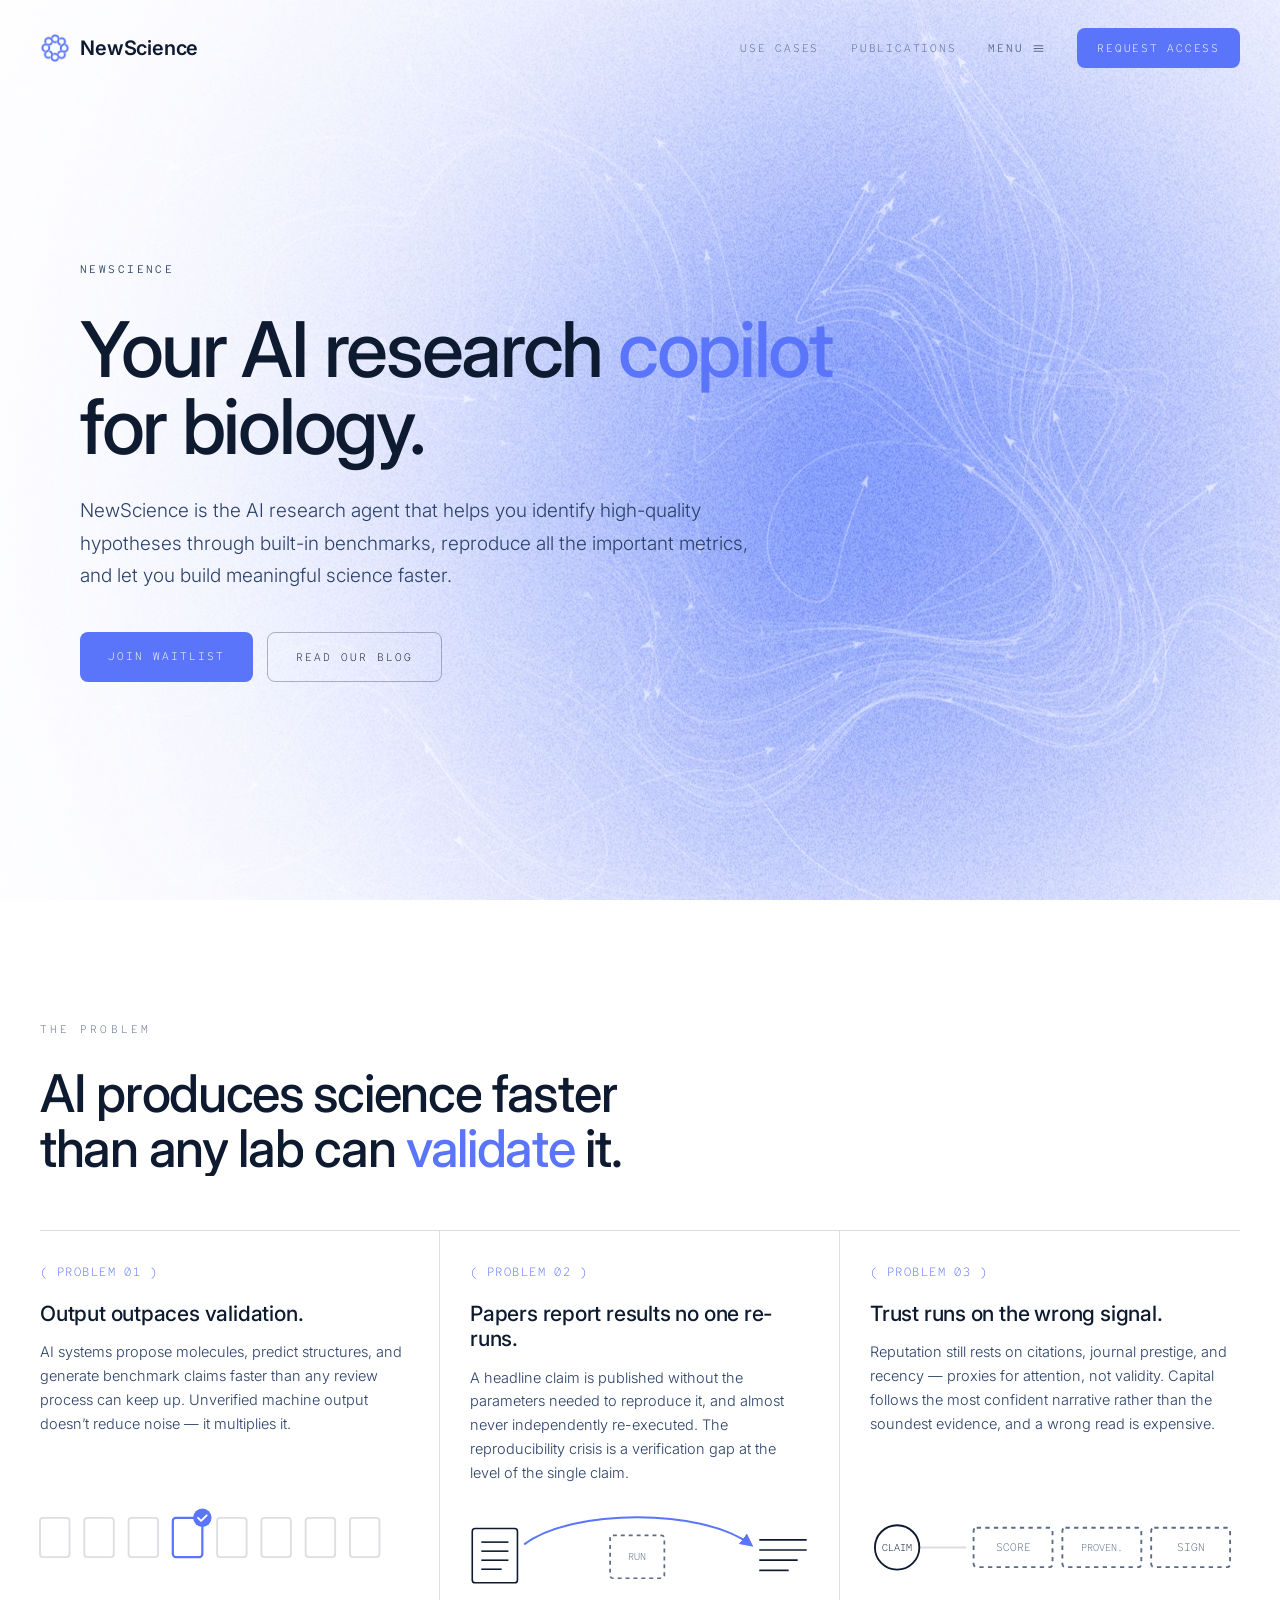
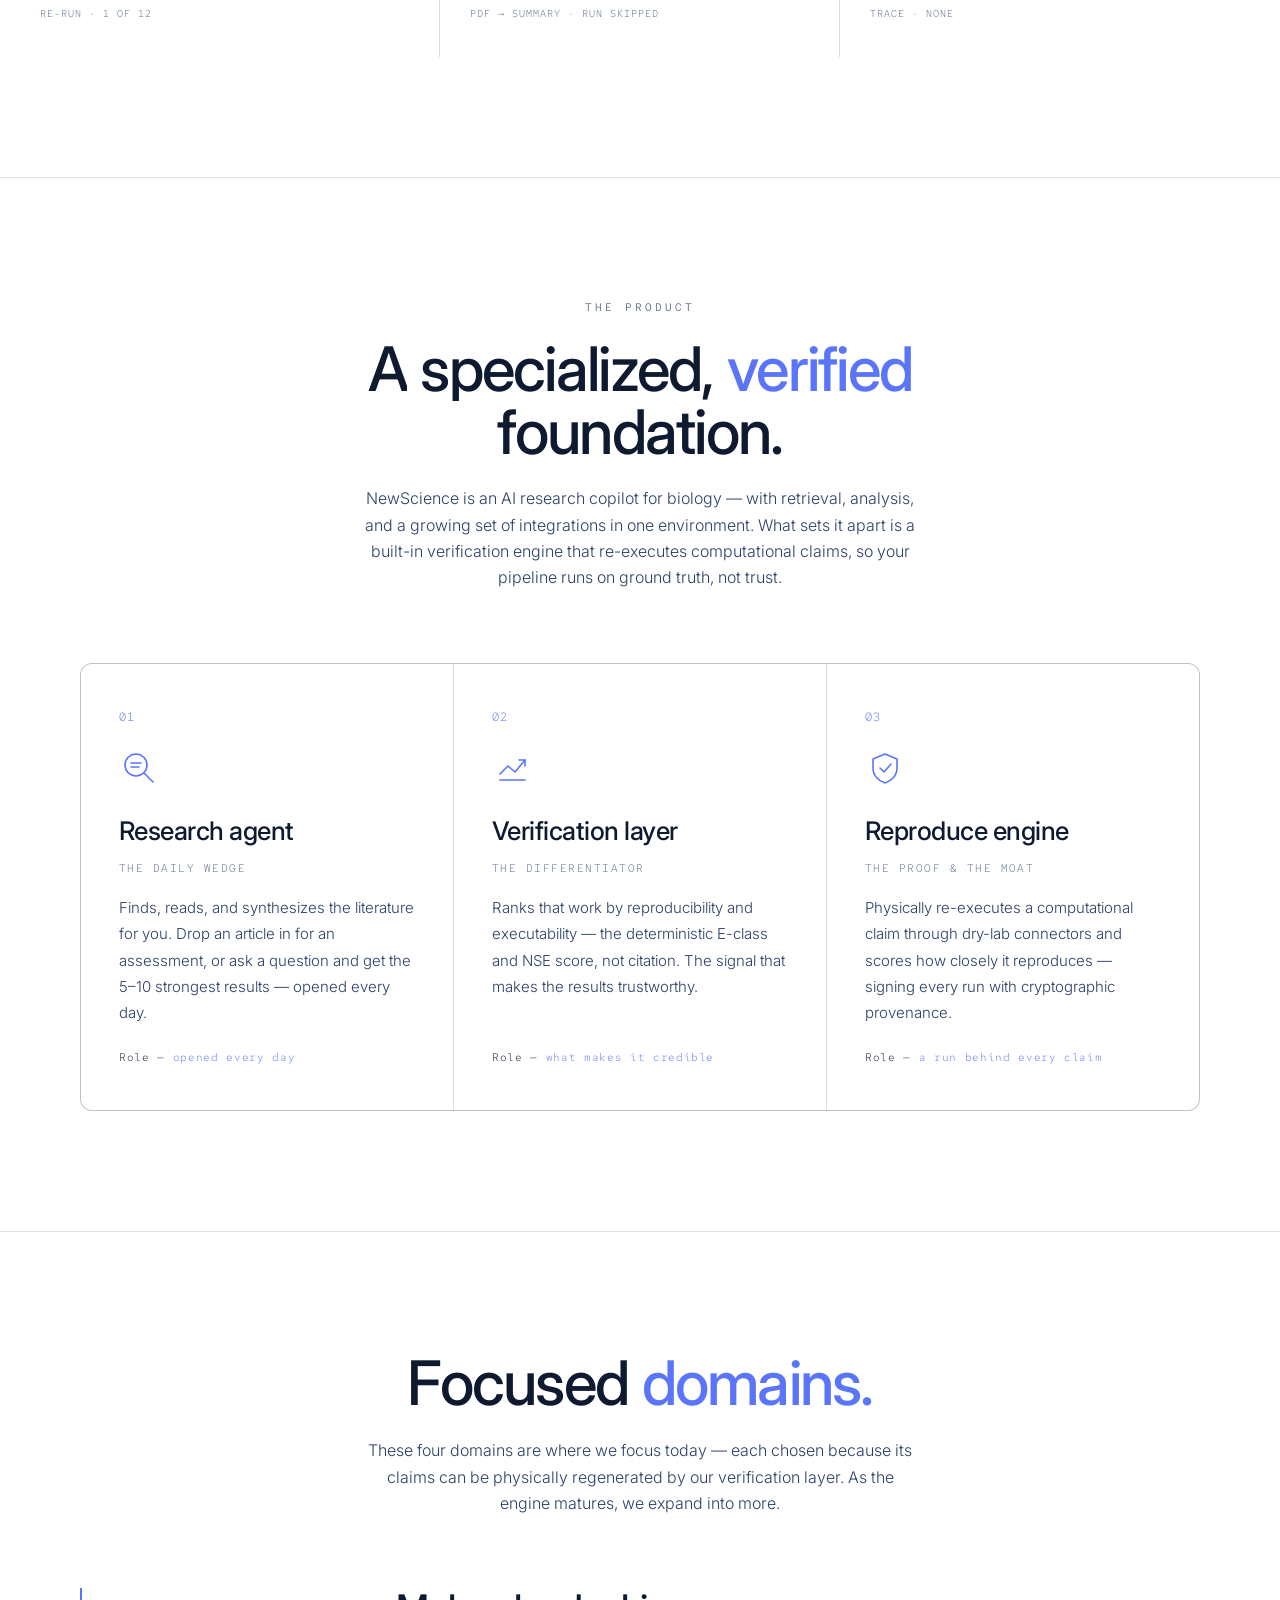
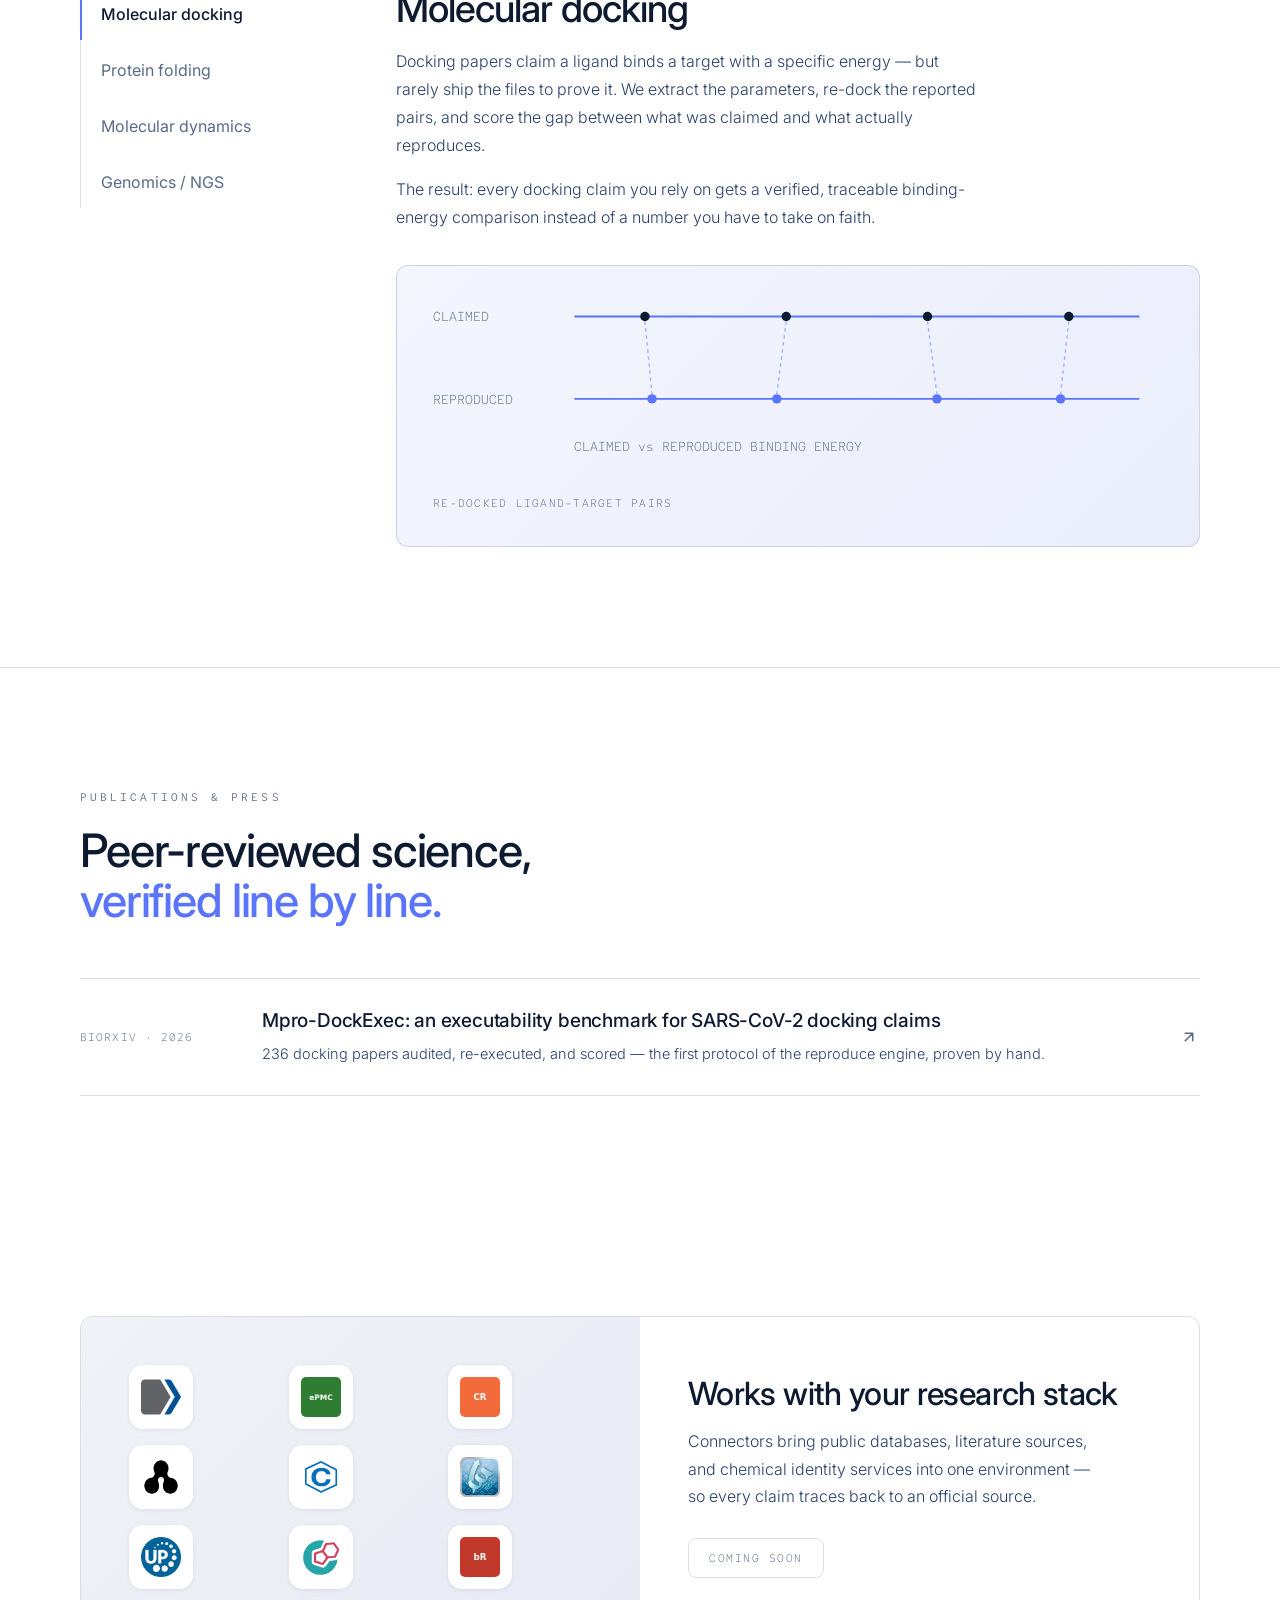
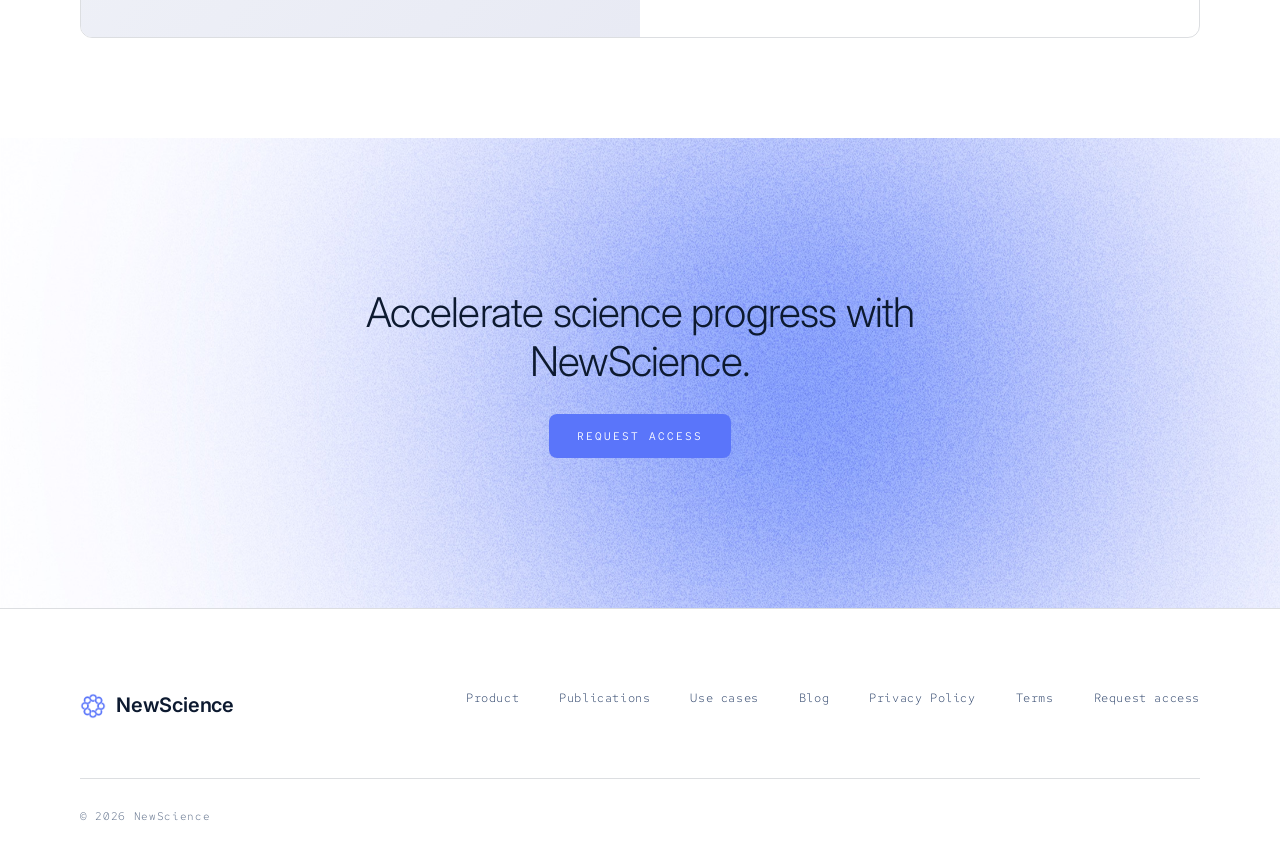
<file: index.html>
<!DOCTYPE html>
<html lang="en">
<head>
<meta charset="UTF-8" />
<meta name="viewport" content="width=device-width, initial-scale=1.0" />
<title>NewScience — The AI research agent for biology, on a foundation of verified science</title>
<meta name="description" content="NewScience is the AI research agent that finds the strongest work, ranks it by whether it can be reproduced, and re-executes the computational claims inside papers to prove it." />
<link rel="preconnect" href="https://fonts.googleapis.com" />
<link rel="preconnect" href="https://fonts.gstatic.com" crossorigin />
<link href="https://fonts.googleapis.com/css2?family=Inter:wght@300;400;500;600&family=Red+Hat+Mono:wght@400;500&display=swap" rel="stylesheet" />
<link rel="stylesheet" href="shared.css" />
<style>
  /* Homepage-only design tokens */
  :root {
    --surface-inv: #0d1a30;
    --line-soft:   rgba(13,26,48,0.08);
  }

  footer { margin-top: 0; }

  /* Ghost button */
  .btn-ghost {
    font-family: var(--mono); font-size: 11px; letter-spacing: 0.18em; text-transform: uppercase;
    background: transparent; color: #0d1a30; text-decoration: none; padding: 15px 28px;
    border-radius: var(--radius-sm); border: 1px solid rgba(13,26,48,0.3); transition: background 0.2s; display: inline-block;
  }
  .btn-ghost:hover { background: rgba(13,26,48,0.05); }
  .btn-primary:focus-visible, .btn-ghost:focus-visible { outline: 2px solid var(--cobalt); outline-offset: 3px; }

  /* HERO */
  .hero { position: relative; min-height: 100vh; display: flex; align-items: center; overflow: hidden; padding-top: 80px; }
  .hero-bg { position: absolute; inset: 0; z-index: 0; overflow: hidden; background: #eef1fe; pointer-events: none; }
  .hero-bg img { position: absolute; inset: 0; width: 100%; height: 100%; object-fit: cover; display: block; }
  .hero-bg-line { opacity: 0.6; mix-blend-mode: screen; }
  .hero-bg::after { content: ''; position: absolute; inset: 0; pointer-events: none;
    background: linear-gradient(100deg, rgba(255,255,255,0.62) 0%, rgba(255,255,255,0.34) 34%, rgba(255,255,255,0) 62%); }
  .ns-bg { position:absolute; inset:0; z-index:0; pointer-events:none; overflow:hidden;
    background:linear-gradient(115deg,#ecedf6 0%,#e4e6f3 45%,#dde1f2 100%); }
  .ns-bg .ns-scene{position:absolute;inset:0;opacity:0;animation:ns-cycle 24s ease-in-out infinite}
  .ns-bg .ns-s1{animation-delay:0s}
  .ns-bg .ns-s2{animation-delay:6s}
  .ns-bg .ns-s3{animation-delay:12s}
  .ns-bg .ns-s4{animation-delay:18s}
  @keyframes ns-cycle{0%{opacity:0}4%{opacity:1}21%{opacity:1}25%{opacity:0}100%{opacity:0}}
  .ns-bg .ns-scene > i{position:absolute;border-radius:50%;filter:blur(50px);will-change:transform;display:block}
  .ns-bg .ns-b1{background:radial-gradient(circle, rgba(90,117,250,.92), transparent 70%)}
  .ns-bg .ns-b2{background:radial-gradient(circle, rgba(124,143,250,.72), transparent 70%)}
  .ns-bg .ns-b3{background:radial-gradient(circle, rgba(163,179,255,.6), transparent 70%)}
  @keyframes ns-dA{0%{transform:translate(0,0) scale(1)}100%{transform:translate(6vw,5vh) scale(1.1)}}
  @keyframes ns-dB{0%{transform:translate(0,0) scale(1.05)}100%{transform:translate(-7vw,-4vh) scale(.95)}}
  @keyframes ns-dC{0%{transform:translate(0,0) scale(.95)}100%{transform:translate(5vw,-6vh) scale(1.12)}}
  .ns-s1 .ns-b1{width:75vw;height:90vh;left:-15vw;top:0;animation:ns-dA 16s ease-in-out infinite alternate}
  .ns-s1 .ns-b2{width:45vw;height:45vw;left:30vw;bottom:-10vw;animation:ns-dB 22s ease-in-out infinite alternate}
  .ns-s1 .ns-b3{width:35vw;height:35vw;right:8vw;top:-6vw;animation:ns-dC 19s ease-in-out infinite alternate}
  .ns-s2 .ns-b1{width:55vw;height:55vw;right:-12vw;top:6vw;animation:ns-dB 20s ease-in-out infinite alternate}
  .ns-s2 .ns-b2{width:48vw;height:48vw;right:18vw;bottom:-16vw;animation:ns-dC 24s ease-in-out infinite alternate}
  .ns-s2 .ns-b3{width:30vw;height:30vw;left:6vw;top:18vw;animation:ns-dA 18s ease-in-out infinite alternate}
  .ns-s3 .ns-b1{width:50vw;height:50vw;left:-8vw;bottom:-12vw;animation:ns-dC 21s ease-in-out infinite alternate}
  .ns-s3 .ns-b2{width:46vw;height:46vw;left:28vw;top:8vw;animation:ns-dA 17s ease-in-out infinite alternate}
  .ns-s3 .ns-b3{width:40vw;height:40vw;right:-6vw;top:-8vw;animation:ns-dB 23s ease-in-out infinite alternate}
  .ns-s4 .ns-b1{width:80vw;height:55vw;left:10vw;bottom:-30vw;animation:ns-dA 19s ease-in-out infinite alternate}
  .ns-s4 .ns-b2{width:38vw;height:38vw;left:-6vw;top:10vw;animation:ns-dC 22s ease-in-out infinite alternate}
  .ns-s4 .ns-b3{width:34vw;height:34vw;right:6vw;top:4vw;animation:ns-dB 20s ease-in-out infinite alternate}
  .ns-bg .ns-grain{position:absolute;inset:0;pointer-events:none;opacity:.5;mix-blend-mode:overlay;
    background-image:url("data:image/svg+xml,%3Csvg viewBox='0 0 512 512' xmlns='http://www.w3.org/2000/svg'%3E%3Cfilter id='n'%3E%3CfeTurbulence type='fractalNoise' baseFrequency='0.8' numOctaves='4' stitchTiles='stitch'/%3E%3C/filter%3E%3Crect width='100%25' height='100%25' filter='url(%23n)'/%3E%3C/svg%3E");
    background-size:280px 280px;}
  @media (prefers-reduced-motion: reduce){
    .ns-bg .ns-scene{animation:none;opacity:0}
    .ns-bg .ns-s1{opacity:1}
    .ns-bg .ns-scene > i{animation:none}
  }
  .hero-inner { position: relative; z-index: 2; width: 100%; }
  .hero-eyebrow {
    display: inline-block; font-family: var(--mono); font-weight: 400; font-size: 11px;
    letter-spacing: 0.22em; text-transform: uppercase; color: var(--ink-soft); margin-bottom: 34px;
  }
  .hero h1 {
    font-family: var(--display); font-weight: 500; font-size: clamp(40px, 6vw, 82px);
    line-height: 1.0; letter-spacing: -0.03em; color: var(--ink); max-width: 17ch; margin-bottom: 30px;
  }
  .hero h1 em { font-weight: 500; color: var(--cobalt); }
  .hero-lede {
    font-family: var(--sans); font-weight: 300; font-size: clamp(16px, 1.5vw, 19px);
    line-height: 1.7; color: var(--ink-soft); max-width: 56ch; margin-bottom: 40px;
  }
  .hero-btns { display: flex; gap: 14px; flex-wrap: wrap; margin-bottom: 44px; }

  /* SECTIONS */
  section { padding: 120px 0; }
  .rule { border-top: 1px solid var(--line); }

  .statement { background: var(--surface); color: var(--ink); padding: 120px 0; text-align: center; border-top: 1px solid var(--line); border-bottom: 1px solid var(--line); }
  .statement .label { display: block; margin-bottom: 28px; }
  .statement p { font-family: var(--display); font-weight: 500; font-size: clamp(30px, 4.4vw, 56px); line-height: 1.1; letter-spacing: -0.025em; max-width: 22ch; margin: 0 auto; }
  .statement p em { color: var(--cobalt); font-weight: 500; }

  .colset { display: grid; grid-template-columns: 200px 1fr; gap: 56px; }
  .colset h2 { font-family: var(--display); font-weight: 500; font-size: clamp(30px, 3.6vw, 48px); line-height: 1.05; letter-spacing: -0.025em; margin-bottom: 24px; max-width: 22ch; }
  .colset p { font-size: 16px; line-height: 1.8; color: var(--ink-soft); max-width: 62ch; font-weight: 300; }
  .colset p strong { font-weight: 500; color: var(--ink); }
  .colset p + p { margin-top: 18px; }
  .colset .label { padding-top: 10px; }

  .sec-head { text-align: center; margin-bottom: 72px; }
  .sec-head .label { display: block; margin-bottom: 22px; }
  .sec-head h2 { font-family: var(--display); font-weight: 500; font-size: clamp(34px, 4.8vw, 62px); line-height: 1.02; letter-spacing: -0.028em; max-width: 20ch; margin: 0 auto; }
  .sec-head h2 em { color: var(--cobalt); font-weight: 500; }
  .sec-head p { margin: 22px auto 0; max-width: 56ch; color: var(--ink-soft); font-weight: 300; }

  /* THREE-RUNG STACK */
  .rungs { display: grid; grid-template-columns: repeat(3, 1fr); gap: 1px; background: var(--line); border: 1px solid var(--line); border-radius: var(--radius-md); overflow: hidden; }
  .rung { position: relative; background: var(--surface); padding: 44px 38px; display: flex; flex-direction: column; }
  .rung > * { position: relative; z-index: 1; }
  .rung::before { content: ''; position: absolute; inset: 0; z-index: 0; opacity: 0; transition: opacity 0.35s ease; pointer-events: none; background: var(--card-grad); }
  .rung:hover::before { opacity: 1; }
  .rung:nth-child(1) { --card-grad: radial-gradient(120% 130% at 0% 45%, rgba(90,117,250,0.30) 0%, rgba(124,143,250,0.12) 38%, transparent 72%), linear-gradient(120deg, #eff2fd 0%, #e6ebfc 100%); }
  .rung:nth-child(2) { --card-grad: radial-gradient(130% 115% at 50% 0%, rgba(90,117,250,0.30) 0%, rgba(140,156,252,0.12) 42%, transparent 74%), linear-gradient(180deg, #eff2fd 0%, #e6ebfc 100%); }
  .rung:nth-child(3) { --card-grad: radial-gradient(110% 120% at 100% 100%, rgba(90,117,250,0.30) 0%, transparent 66%), radial-gradient(85% 85% at 0% 0%, rgba(163,179,255,0.16) 0%, transparent 58%), linear-gradient(135deg, #eff2fd 0%, #e6ebfc 100%); }
  .rung .r-no { font-family: var(--mono); font-size: 12px; letter-spacing: 0.08em; color: var(--cobalt); }
  .rung .r-icon { margin: 20px 0 22px; }
  .rung .r-icon svg { display: block; width: 40px; height: 40px; }
  .rung h3 { font-family: var(--display); font-weight: 500; font-size: clamp(22px, 2vw, 27px); letter-spacing: -0.02em; margin-bottom: 8px; }
  .rung .r-tag { font-family: var(--mono); font-size: 10.5px; letter-spacing: 0.14em; text-transform: uppercase; color: var(--ink-muted); margin-bottom: 18px; }
  .rung p { font-size: 15px; line-height: 1.75; color: var(--ink-soft); font-weight: 300; }
  .rung .r-role { margin-top: auto; padding-top: 22px; font-family: var(--mono); font-size: 11px; letter-spacing: 0.06em; color: var(--ink); }
  .rung .r-role span { color: var(--cobalt); }

  /* OUTCOMES */
  .outcomes { display: grid; grid-template-columns: repeat(3, 1fr); gap: 48px; }
  .outcome .o-no { font-family: var(--mono); font-size: 12px; letter-spacing: 0.08em; color: var(--cobalt); }
  .outcome h4 { font-family: var(--display); font-weight: 500; font-size: clamp(20px, 2vw, 25px); margin: 14px 0 10px; letter-spacing: -0.02em; }
  .outcome p { font-size: 14.5px; color: var(--ink-soft); line-height: 1.7; font-weight: 300; }
  .outcome .o-price { display: inline-block; margin-top: 16px; font-family: var(--mono); font-size: 11px; letter-spacing: 0.08em; color: var(--ink-muted); border: 1px solid var(--line); border-radius: 999px; padding: 6px 12px; }

  /* DOMAIN TABS */
  .domains-grid { display: grid; grid-template-columns: 260px 1fr; gap: 56px; align-items: start; }
  .dom-tabs { display: flex; flex-direction: column; gap: 4px; border-left: 1px solid var(--line); }
  .dom-tab { position: relative; display: flex; align-items: center; justify-content: space-between; gap: 16px; width: 100%;
    background: none; border: none; cursor: pointer; text-align: left; padding: 16px 20px;
    font-family: var(--sans); font-weight: 400; font-size: 16px; color: var(--ink-muted);
    transition: color 0.2s, background 0.2s; border-radius: 0 var(--radius-sm) var(--radius-sm) 0; }
  .dom-tab::before { content: ''; position: absolute; left: -1px; top: 0; bottom: 0; width: 2px; background: var(--cobalt); transform: scaleY(0); transition: transform 0.25s ease; }
  .dom-tab:hover { color: var(--ink); background: rgba(13,26,48,0.03); }
  .dom-tab[aria-selected="true"] { color: var(--ink); font-weight: 500; }
  .dom-tab[aria-selected="true"]::before { transform: scaleY(1); }
  .dom-tab:focus-visible { outline: 2px solid var(--cobalt); outline-offset: -2px; }
  .dom-panel { display: none; }
  .dom-panel.active { display: block; animation: domfade 0.4s ease; }
  @keyframes domfade { from { opacity: 0; transform: translateY(8px); } to { opacity: 1; transform: none; } }
  @media (prefers-reduced-motion: reduce) { .dom-panel.active { animation: none; } }
  .dom-panel h3 { font-family: var(--display); font-weight: 500; font-size: clamp(26px, 3vw, 38px); letter-spacing: -0.025em; line-height: 1.08; margin-bottom: 18px; max-width: 20ch; }
  .dom-panel p { font-size: 16px; line-height: 1.75; color: var(--ink-soft); font-weight: 300; max-width: 58ch; }
  .dom-panel p + p { margin-top: 16px; }
  .dom-viz { margin-top: 34px; border: 1px solid var(--line); border-radius: var(--radius-md); overflow: hidden; background: linear-gradient(135deg,#f4f6fe 0%, #eaeefb 100%); padding: 34px 36px; }
  .dom-viz svg { display: block; width: 100%; height: auto; }
  .dviz-cap { font-family: var(--mono); font-size: 10.5px; letter-spacing: 0.12em; text-transform: uppercase; color: var(--ink-muted); margin-top: 18px; }

  /* PUBLICATIONS */
  .pubs-head { margin-bottom: 52px; }
  .pubs-head .label { display: block; margin-bottom: 20px; }
  .pubs-head h2 { font-family: var(--display); font-weight: 500; font-size: clamp(30px, 3.6vw, 48px); line-height: 1.08; letter-spacing: -0.025em; max-width: 16ch; }
  .pubs-head h2 em { color: var(--cobalt); font-weight: 500; }
  .pubs-list { border-top: 1px solid var(--line); }
  .pub-row { display: grid; grid-template-columns: 150px 1fr 22px; gap: 32px; align-items: center; padding: 30px 0; border-bottom: 1px solid var(--line); text-decoration: none; color: inherit; transition: background 0.25s; }
  .pub-row:hover { background: rgba(90,117,250,0.03); }
  .pub-row:hover .pub-arrow { transform: translate(3px, -3px); color: var(--cobalt); }
  .pub-row:focus-visible { outline: 2px solid var(--cobalt); outline-offset: -2px; }
  .pub-tag { font-family: var(--mono); font-size: 11px; letter-spacing: 0.1em; text-transform: uppercase; color: var(--ink-muted); }
  .pub-main h3 { font-family: var(--display); font-weight: 500; font-size: 19px; letter-spacing: -0.01em; color: var(--ink); margin-bottom: 8px; line-height: 1.3; }
  .pub-main p { font-size: 14.5px; color: var(--ink-soft); font-weight: 300; line-height: 1.6; margin: 0; }
  .pub-arrow { display: flex; align-items: center; justify-content: center; width: 22px; height: 22px; color: var(--ink-muted); transition: transform 0.25s, color 0.25s; }
  .pub-arrow svg { width: 18px; height: 18px; display: block; }
  @media (max-width: 640px) {
    .pub-row { grid-template-columns: 1fr 22px; grid-template-areas: "tag arrow" "main arrow"; row-gap: 8px; }
    .pub-tag { grid-area: tag; }
    .pub-main { grid-area: main; }
    .pub-arrow { grid-area: arrow; }
  }

  /* CONNECTORS */
  .conn-band { padding: 100px 0; }
  .conn-card { display: grid; grid-template-columns: 1fr 1fr; border-radius: var(--radius-md); overflow: hidden; border: 1px solid var(--line); }
  .conn-logos { background: linear-gradient(135deg,#f0f2f8 0%,#e8eaf4 100%); padding: 48px; display: grid; grid-template-columns: repeat(3, 1fr); gap: 16px; align-content: center; }
  .conn-logo { width: 64px; height: 64px; border-radius: 14px; background: #fff; box-shadow: 0 1px 4px rgba(13,26,48,0.08); display: flex; align-items: center; justify-content: center; overflow: hidden; }
  .conn-logo img { width: 40px; height: 40px; object-fit: contain; display: block; }
  .conn-copy { padding: 56px 48px; display: flex; flex-direction: column; justify-content: center; }
  .conn-copy h2 { font-family: var(--display); font-weight: 500; font-size: clamp(24px, 2.6vw, 32px); letter-spacing: -0.02em; line-height: 1.15; margin-bottom: 16px; }
  .conn-copy p { font-size: 16px; line-height: 1.7; color: var(--ink-soft); font-weight: 300; max-width: 42ch; margin-bottom: 28px; }
  .conn-link { font-family: var(--mono); font-size: 11px; letter-spacing: 0.14em; text-transform: uppercase; color: var(--ink); text-decoration: none; border: 1px solid var(--line); border-radius: var(--radius-sm); padding: 12px 22px; display: inline-block; transition: border-color 0.2s, background 0.2s; align-self: flex-start; }
  .conn-link:hover { border-color: var(--cobalt); background: rgba(90,117,250,0.04); }
  .conn-link:focus-visible { outline: 2px solid var(--cobalt); outline-offset: 3px; }
  .conn-soon { font-family: var(--mono); font-size: 11px; letter-spacing: 0.14em; text-transform: uppercase; color: var(--ink-muted); border: 1px solid var(--line); border-radius: var(--radius-sm); padding: 10px 20px; display: inline-block; align-self: flex-start; }
  @media (max-width: 760px) {
    .conn-card { grid-template-columns: 1fr; }
    .conn-logos { padding: 36px 32px; grid-template-columns: repeat(3, 1fr); justify-items: center; }
    .conn-copy { padding: 36px 32px; }
  }

  /* CLOSING */
  .closing { position: relative; overflow: hidden; padding: 0; background: url('hero-grain.jpg') center/cover no-repeat; }
  .closing-inner { position: relative; z-index: 2; text-align: center; padding: 150px 40px; }
  .closing .label { display: block; margin-bottom: 26px; }
  .closing h2 { font-family: var(--display); font-weight: 300; font-size: clamp(26px, 3.2vw, 42px); line-height: 1.2; letter-spacing: -0.02em; color: var(--ink); max-width: 32ch; margin: 0 auto 28px; }
  .closing h2 em { color: var(--cobalt); font-weight: 500; }

  /* Extra modal overrides for homepage (second modal, hidden-form fix) */
  .modal-card-sm { width: min(400px, calc(100% - 32px)); padding: 36px; }
  .waitlist-form { display: flex; flex-direction: column; gap: 18px; }

  :target { scroll-margin-top: 90px; }

  /* Nav menu button + Document Index */
  .nav-menu-btn { display: inline-flex; align-items: center; gap: 9px; cursor: pointer; font-family: var(--mono); font-size: 11px; letter-spacing: 0.16em; text-transform: uppercase; color: var(--ink-muted); background: none; border: none; padding: 6px 0; transition: color 0.2s; }
  .nav-menu-btn:hover { color: var(--ink); }
  .nav-menu-btn svg { display: block; }
  .nav-menu-btn:focus-visible { outline: 2px solid var(--cobalt); outline-offset: 3px; }
  .doc-index { position: fixed; top: 78px; right: 40px; z-index: 40; width: 300px; background: var(--surface); border: 1px solid var(--line); border-radius: var(--radius-md); box-shadow: 0 30px 70px -28px rgba(13,26,48,0.5); padding: 8px; }
  .doc-index-top { display: flex; align-items: center; justify-content: space-between; padding: 12px 14px 14px; margin: 0 0 6px; border-bottom: 1px solid var(--line); font-family: var(--mono); font-size: 10px; letter-spacing: 0.18em; text-transform: uppercase; color: var(--ink-muted); }
  .doc-index-close { background: none; border: none; cursor: pointer; font-size: 18px; line-height: 1; color: var(--ink-muted); transition: color 0.2s; }
  .doc-index-close:hover { color: var(--ink); }
  .doc-index-list a { display: flex; align-items: center; gap: 16px; padding: 11px 14px; border-radius: var(--radius-sm); text-decoration: none; font-family: var(--sans); font-weight: 400; font-size: 15px; color: var(--ink); transition: background 0.2s, color 0.2s; }
  .doc-index-list a:hover { background: rgba(13,26,48,0.05); }
  .doc-index-list a:focus-visible { outline: 2px solid var(--cobalt); outline-offset: -2px; }
  .doc-index-list .di-no { font-family: var(--mono); font-size: 11px; color: var(--ink-muted); min-width: 16px; }
  .doc-index-list .di-cta { margin-top: 6px; border-top: 1px solid var(--line); color: var(--cobalt); font-weight: 500; }
  .doc-index-list .di-cta .di-no { color: var(--cobalt); }
  @media (max-width: 760px) { .doc-index { right: 16px; left: 16px; width: auto; top: 68px; } }

  /* PROBLEM — 3 columns with SVG illustrations */
  .nsc-challenge {
    --nsc-paper:#ffffff; --nsc-ink:#0d1a30; --nsc-ink-soft:#2a4068; --nsc-ink-mute:#5a6b86;
    --nsc-line:rgba(13,26,48,0.14); --nsc-cobalt:#5a75fa;
    --nsc-sans:'Inter',system-ui,sans-serif; --nsc-mono:'Red Hat Mono',ui-monospace,monospace;
    background: var(--nsc-paper); color: var(--nsc-ink); font-family: var(--nsc-sans);
    font-weight: 300; padding: 120px 40px; -webkit-font-smoothing: antialiased;
  }
  .nsc-challenge * { box-sizing: border-box; }
  .nsc-wrap { max-width: 1200px; margin: 0 auto; }
  .nsc-head { font-family: var(--nsc-mono); font-size: 11px; letter-spacing: 0.28em; text-transform: uppercase; color: var(--nsc-ink-mute); margin-bottom: 28px; }
  .nsc-h2 { font-family: var(--nsc-sans); font-weight: 500; font-size: clamp(32px, 4.6vw, 52px); line-height: 1.06; letter-spacing: -0.025em; max-width: 18ch; margin: 0 0 54px; }
  .nsc-h2 em { color: var(--nsc-cobalt); font-weight: 500; }
  .nsc-grid { display: grid; grid-template-columns: repeat(3, 1fr); border-top: 1px solid var(--nsc-line); }
  .nsc-col { padding: 32px 30px 34px; border-right: 1px solid var(--nsc-line); display: flex; flex-direction: column; }
  .nsc-col:first-child { padding-left: 0; }
  .nsc-col:last-child { border-right: none; padding-right: 0; }
  .nsc-tag { font-family: var(--nsc-mono); font-size: 12px; letter-spacing: 0.12em; text-transform: uppercase; color: var(--nsc-cobalt); margin-bottom: 18px; }
  .nsc-col h3 { font-family: var(--nsc-sans); font-weight: 500; font-size: 21px; line-height: 1.2; letter-spacing: -0.01em; margin: 0 0 14px; }
  .nsc-col p { font-size: 14.5px; line-height: 1.65; color: var(--nsc-ink-soft); margin: 0 0 30px; }
  .nsc-illo { margin-top: auto; }
  .nsc-cap { font-family: var(--nsc-mono); font-size: 10px; letter-spacing: 0.1em; text-transform: uppercase; color: var(--nsc-ink-mute); margin-top: 12px; }
  .nsc-challenge svg { display: block; overflow: visible; }
  .nsc-ln { stroke: var(--nsc-ink); stroke-width: 1.5; fill: none; }
  .nsc-ln-soft { stroke: var(--nsc-line); stroke-width: 1.5; fill: none; }
  .nsc-ln-dash { stroke: var(--nsc-ink-mute); stroke-width: 1.5; fill: none; stroke-dasharray: 3.5 3.5; }
  .nsc-acc { stroke: var(--nsc-cobalt); stroke-width: 1.8; fill: none; }
  .nsc-acc-fill { fill: var(--nsc-cobalt); }
  .nsc-doc { stroke: var(--nsc-ink); stroke-width: 1.4; fill: none; }

  /* HEADING WORD-REVEAL */
  .word-mask { display: inline-block; overflow: hidden; vertical-align: bottom; }
  .word-inner { display: inline-block; }
  .js-animations .heading-split .word-inner { transform: translateY(112%); transition: transform 0.85s cubic-bezier(0.22, 1, 0.36, 1); }
  .js-animations .heading-split.in .word-inner { transform: translateY(0); }
  @media (prefers-reduced-motion: reduce) { .js-animations .heading-split .word-inner { transform: none; transition: none; } }

  @media (max-width: 900px) {
    .rungs { grid-template-columns: 1fr; }
    .proof-stats { grid-template-columns: repeat(2, 1fr); }
    .domains-grid { grid-template-columns: 1fr; gap: 32px; }
    .dom-tabs { flex-direction: row; overflow-x: auto; border-left: none; border-bottom: 1px solid var(--line); padding-bottom: 2px; }
    .dom-tab { border-radius: var(--radius-sm) var(--radius-sm) 0 0; white-space: nowrap; }
    .dom-tab::before { left: 0; right: 0; top: auto; bottom: -1px; width: auto; height: 2px; transform: scaleX(0); }
    .dom-tab[aria-selected="true"]::before { transform: scaleX(1); }
  }
  @media (max-width: 760px) {
    .nav-menu-btn span { display: none; }
    .colset { grid-template-columns: 1fr; gap: 16px; }
    .outcomes { grid-template-columns: 1fr; gap: 36px; }
    .proof-stats { grid-template-columns: 1fr; }
    section { padding: 80px 0; }
    .nsc-challenge { padding: 80px 24px; }
    .nsc-grid { grid-template-columns: 1fr; }
    .nsc-col { border-right: none; border-bottom: 1px solid var(--nsc-line); padding: 28px 0; }
    .nsc-col:last-child { border-bottom: none; }
  }
</style>
<script>document.documentElement.classList.add('js-animations');</script>
</head>
<body>

<nav class="nav">
  <a class="wordmark" href="#top"><img class="brand-mark" src="ns-mark.png" alt="" /> NewScience</a>
  <div class="nav-right">
    <a class="nav-link nav-links-hide" href="use-cases.html">Use cases</a>
    <a class="nav-link nav-links-hide" href="#proof">Publications</a>
    <button class="nav-menu-btn" id="menuBtn" type="button" aria-expanded="false" aria-controls="docIndex">
      <span>Menu</span>
      <svg width="13" height="13" viewBox="0 0 24 24" fill="none" stroke="currentColor" stroke-width="2" stroke-linecap="round"><path d="M4 7h16M4 12h16M4 17h16"/></svg>
    </button>
    <a class="nav-cta" href="#" data-open-join>Request access</a>
  </div>
</nav>

<div class="doc-index" id="docIndex" hidden>
  <div class="doc-index-top">
    <span>Contents</span>
    <button class="doc-index-close" type="button" data-close-menu aria-label="Close menu">&times;</button>
  </div>
  <div class="doc-index-list">
    <a href="#top"><span class="di-no">01</span><span>Overview</span></a>
    <a href="#problem"><span class="di-no">02</span><span>The problem</span></a>
    <a href="#product"><span class="di-no">03</span><span>The product</span></a>
    <a href="#domains"><span class="di-no">04</span><span>Where it runs</span></a>
    <a href="#proof"><span class="di-no">05</span><span>Publications</span></a>
    <a href="use-cases.html"><span class="di-no">06</span><span>Use cases</span></a>
    <a href="#join" class="di-cta"><span class="di-no">&rarr;</span><span>Request access</span></a>
  </div>
</div>

<header class="hero" id="top">
  <div class="hero-bg" aria-hidden="true">
    <img class="hero-bg-grain" src="hero-grain.jpg" alt="" fetchpriority="high" />
    <img class="hero-bg-line" src="hero-line.png" alt="" loading="lazy" />
  </div>
  <div class="hero-inner">
    <div class="wrap">
      <span class="hero-eyebrow">NewScience</span>
      <h1>Your AI research <em>copilot</em> for biology.</h1>
      <p class="hero-lede">NewScience is the AI research agent that helps you identify high-quality hypotheses through built-in benchmarks, reproduce all the important metrics, and let you build meaningful science faster.</p>
      <div class="hero-btns">
        <a class="btn-primary" href="#" data-open-waitlist>Join waitlist</a>
        <a class="btn-ghost" href="blog.html">Read our blog</a>
      </div>
    </div>
  </div>
</header>

<!-- THE PROBLEM -->
<section class="nsc-challenge" id="problem">
  <div class="nsc-wrap">
    <div class="nsc-head">The problem</div>
    <h2 class="nsc-h2 heading-split">AI produces science faster than any lab can <em>validate</em> it.</h2>

    <div class="nsc-grid">

      <div class="nsc-col">
        <div class="nsc-tag">( Problem 01 )</div>
        <h3>Output outpaces validation.</h3>
        <p>AI systems propose molecules, predict structures, and generate benchmark claims faster than any review process can keep up. Unverified machine output doesn&rsquo;t reduce noise — it multiplies it.</p>
        <div class="nsc-illo">
          <svg viewBox="0 0 300 70" width="100%" preserveAspectRatio="xMinYMid meet">
            <g class="nsc-ln-soft">
              <rect x="0"   y="8" width="24" height="32" rx="2.5"/><rect x="36"  y="8" width="24" height="32" rx="2.5"/>
              <rect x="72"  y="8" width="24" height="32" rx="2.5"/><rect x="144" y="8" width="24" height="32" rx="2.5"/>
              <rect x="180" y="8" width="24" height="32" rx="2.5"/><rect x="216" y="8" width="24" height="32" rx="2.5"/>
              <rect x="252" y="8" width="24" height="32" rx="2.5"/>
            </g>
            <rect class="nsc-acc" x="108" y="8" width="24" height="32" rx="2.5"/>
            <circle class="nsc-acc-fill" cx="132" cy="8" r="7.5"/>
            <path d="M128.5 8 l2.5 2.5 l4.5 -4.5" stroke="#fff" stroke-width="1.6" fill="none" stroke-linecap="round" stroke-linejoin="round"/>
          </svg>
          <div class="nsc-cap">Re-run · 1 of 12</div>
        </div>
      </div>

      <div class="nsc-col">
        <div class="nsc-tag">( Problem 02 )</div>
        <h3>Papers report results no one re-runs.</h3>
        <p>A headline claim is published without the parameters needed to reproduce it, and almost never independently re-executed. The reproducibility crisis is a verification gap at the level of the single claim.</p>
        <div class="nsc-illo">
          <svg viewBox="0 0 300 70" width="100%" preserveAspectRatio="xMinYMid meet">
            <rect class="nsc-doc" x="2" y="12" width="40" height="48" rx="2.5"/>
            <line class="nsc-doc" x1="10" y1="24" x2="34" y2="24"/><line class="nsc-doc" x1="10" y1="32" x2="34" y2="32"/>
            <line class="nsc-doc" x1="10" y1="40" x2="34" y2="40"/><line class="nsc-doc" x1="10" y1="48" x2="28" y2="48"/>
            <rect class="nsc-ln-dash" x="124" y="18" width="48" height="38" rx="2.5"/>
            <text x="148" y="40" text-anchor="middle" font-family="Red Hat Mono,monospace" font-size="9" fill="#5a6b86">RUN</text>
            <path class="nsc-acc" d="M48 26 C 90 -6, 206 -6, 248 26" marker-end="url(#nsc-a2)"/>
            <g class="nsc-ln">
              <line x1="256" y1="22" x2="298" y2="22"/><line x1="256" y1="31" x2="298" y2="31"/>
              <line x1="256" y1="40" x2="290" y2="40"/><line x1="256" y1="49" x2="282" y2="49"/>
            </g>
            <defs><marker id="nsc-a2" viewBox="0 0 10 10" refX="7" refY="5" markerWidth="6.5" markerHeight="6.5" orient="auto"><path d="M0,0 L10,5 L0,10 z" fill="#5a75fa"/></marker></defs>
          </svg>
          <div class="nsc-cap">PDF → Summary · run skipped</div>
        </div>
      </div>

      <div class="nsc-col">
        <div class="nsc-tag">( Problem 03 )</div>
        <h3>Trust runs on the wrong signal.</h3>
        <p>Reputation still rests on citations, journal prestige, and recency — proxies for attention, not validity. Capital follows the most confident narrative rather than the soundest evidence, and a wrong read is expensive.</p>
        <div class="nsc-illo">
          <svg viewBox="0 0 300 70" width="100%" preserveAspectRatio="xMinYMid meet">
            <circle class="nsc-ln" cx="22" cy="32" r="18"/>
            <text x="22" y="35" text-anchor="middle" font-family="Red Hat Mono,monospace" font-size="8.5" fill="#0d1a30">CLAIM</text>
            <line class="nsc-ln-soft" x1="40" y1="32" x2="78" y2="32"/>
            <rect class="nsc-ln-dash" x="84"  y="16" width="64" height="32" rx="2.5"/>
            <rect class="nsc-ln-dash" x="156" y="16" width="64" height="32" rx="2.5"/>
            <rect class="nsc-ln-dash" x="228" y="16" width="64" height="32" rx="2.5"/>
            <text x="116" y="35" text-anchor="middle" font-family="Red Hat Mono,monospace" font-size="9" fill="#5a6b86">SCORE</text>
            <text x="188" y="35" text-anchor="middle" font-family="Red Hat Mono,monospace" font-size="8" fill="#5a6b86">PROVEN.</text>
            <text x="260" y="35" text-anchor="middle" font-family="Red Hat Mono,monospace" font-size="9" fill="#5a6b86">SIGN</text>
          </svg>
          <div class="nsc-cap">Trace · none</div>
        </div>
      </div>

    </div>
  </div>
</section>

<!-- THE PRODUCT: three rungs -->
<section class="rule" id="product">
  <div class="wrap">
    <div class="sec-head">
      <span class="label">The product</span>
      <h2 class="heading-split">A specialized, <em>verified</em> foundation.</h2>
      <p>NewScience is an AI research copilot for biology — with retrieval, analysis, and a growing set of integrations in one environment. What sets it apart is a built-in verification engine that re-executes computational claims, so your pipeline runs on ground truth, not trust.</p>
    </div>
    <div class="rungs">

      <div class="rung reveal">
        <div class="r-no">01</div>
        <div class="r-icon">
          <svg viewBox="0 0 40 40" fill="none" stroke="#5a75fa" stroke-width="1.6" stroke-linecap="round" stroke-linejoin="round">
            <circle cx="17" cy="17" r="11"/><line x1="25" y1="25" x2="34" y2="34"/>
            <line x1="12" y1="15" x2="22" y2="15"/><line x1="12" y1="19" x2="20" y2="19"/>
          </svg>
        </div>
        <h3>Research agent</h3>
        <div class="r-tag">The daily wedge</div>
        <p>Finds, reads, and synthesizes the literature for you. Drop an article in for an assessment, or ask a question and get the 5–10 strongest results — opened every day.</p>
        <div class="r-role">Role — <span>opened every day</span></div>
      </div>

      <div class="rung reveal">
        <div class="r-no">02</div>
        <div class="r-icon">
          <svg viewBox="0 0 40 40" fill="none" stroke="#5a75fa" stroke-width="1.6" stroke-linecap="round" stroke-linejoin="round">
            <path d="M8 26 L16 18 L23 24 L33 12"/>
            <polyline points="27 12 33 12 33 18"/>
            <line x1="8" y1="32" x2="33" y2="32"/>
          </svg>
        </div>
        <h3>Verification layer</h3>
        <div class="r-tag">The differentiator</div>
        <p>Ranks that work by reproducibility and executability — the deterministic E-class and NSE score, not citation. The signal that makes the results trustworthy.</p>
        <div class="r-role">Role — <span>what makes it credible</span></div>
      </div>

      <div class="rung reveal">
        <div class="r-no">03</div>
        <div class="r-icon">
          <svg viewBox="0 0 40 40" fill="none" stroke="#5a75fa" stroke-width="1.6" stroke-linecap="round" stroke-linejoin="round">
            <path d="M20 6 L32 11 V20 C32 28 26 33 20 35 C14 33 8 28 8 20 V11 Z"/>
            <path d="M15 20 l4 4 l7 -8"/>
          </svg>
        </div>
        <h3>Reproduce engine</h3>
        <div class="r-tag">The proof &amp; the moat</div>
        <p>Physically re-executes a computational claim through dry-lab connectors and scores how closely it reproduces — signing every run with cryptographic provenance.</p>
        <div class="r-role">Role — <span>a run behind every claim</span></div>
      </div>

    </div>
  </div>
</section>

<!-- DOMAINS (tabbed) -->
<section class="rule" id="domains">
  <div class="wrap">
    <div class="sec-head reveal">
      <h2 class="heading-split">Focused <em>domains.</em></h2>
      <p>These four domains are where we focus today — each chosen because its claims can be physically regenerated by our verification layer. As the engine matures, we expand into more.</p>
    </div>

    <div class="domains-grid">
      <div class="dom-tabs" role="tablist" aria-label="Scientific domains">
        <button class="dom-tab" role="tab" id="tab-docking" aria-controls="panel-docking" aria-selected="true">
          <span>Molecular docking</span>
        </button>
        <button class="dom-tab" role="tab" id="tab-folding" aria-controls="panel-folding" aria-selected="false" tabindex="-1">
          <span>Protein folding</span>
        </button>
        <button class="dom-tab" role="tab" id="tab-md" aria-controls="panel-md" aria-selected="false" tabindex="-1">
          <span>Molecular dynamics</span>
        </button>
        <button class="dom-tab" role="tab" id="tab-genomics" aria-controls="panel-genomics" aria-selected="false" tabindex="-1">
          <span>Genomics / NGS</span>
        </button>
      </div>

      <div class="dom-panels">
        <div class="dom-panel active" id="panel-docking" role="tabpanel" aria-labelledby="tab-docking" tabindex="0">
          <h3>Molecular docking</h3>
          <p>Docking papers claim a ligand binds a target with a specific energy — but rarely ship the files to prove it. We extract the parameters, re-dock the reported pairs, and score the gap between what was claimed and what actually reproduces.</p>
          <p>The result: every docking claim you rely on gets a verified, traceable binding-energy comparison instead of a number you have to take on faith.</p>
          <div class="dom-viz">
            <svg viewBox="0 0 620 150" preserveAspectRatio="xMidYMid meet">
              <rect x="0" y="0" width="620" height="150" fill="none"/>
              <text x="0" y="18" font-family="Red Hat Mono,monospace" font-size="11" fill="#5a6b86">CLAIMED</text>
              <text x="0" y="88" font-family="Red Hat Mono,monospace" font-size="11" fill="#5a6b86">REPRODUCED</text>
              <g stroke="#5a75fa" stroke-width="1.6" fill="none">
                <line x1="120" y1="14" x2="600" y2="14"/>
                <line x1="120" y1="84" x2="600" y2="84"/>
              </g>
              <g fill="#0d1a30">
                <circle cx="180" cy="14" r="4"/><circle cx="300" cy="14" r="4"/><circle cx="420" cy="14" r="4"/><circle cx="540" cy="14" r="4"/>
              </g>
              <g fill="#5a75fa">
                <circle cx="186" cy="84" r="4"/><circle cx="292" cy="84" r="4"/><circle cx="428" cy="84" r="4"/><circle cx="533" cy="84" r="4"/>
              </g>
              <g stroke="#a3b3ff" stroke-width="1.2" stroke-dasharray="3 3">
                <line x1="180" y1="18" x2="186" y2="80"/><line x1="300" y1="18" x2="292" y2="80"/>
                <line x1="420" y1="18" x2="428" y2="80"/><line x1="540" y1="18" x2="533" y2="80"/>
              </g>
              <text x="120" y="128" font-family="Red Hat Mono,monospace" font-size="11" fill="#5a6b86">CLAIMED vs REPRODUCED BINDING ENERGY</text>
            </svg>
            <div class="dviz-cap">Re-docked ligand–target pairs</div>
          </div>
        </div>

        <div class="dom-panel" id="panel-folding" role="tabpanel" aria-labelledby="tab-folding" tabindex="0" hidden>
          <h3>Protein folding</h3>
          <p>Structure predictions circulate as fact before anyone re-runs them. We re-execute folding claims through open models and measure how closely the regenerated structure matches what a paper reported.</p>
          <p>Instead of trusting a static figure, you get a re-run with a scored structural comparison — turning &ldquo;the paper says it folds this way&rdquo; into evidence you can verify.</p>
          <div class="dom-viz">
            <svg viewBox="0 0 620 150" preserveAspectRatio="xMidYMid meet">
              <path d="M20 120 C 80 40, 140 40, 180 90 S 300 140, 360 80 S 480 30, 540 90 600 110 600 110" fill="none" stroke="#5a75fa" stroke-width="2"/>
              <path d="M20 120 C 82 46, 138 44, 182 92 S 300 132, 362 84 S 482 36, 542 92 600 112 600 112" fill="none" stroke="#0d1a30" stroke-width="1.4" stroke-dasharray="4 4"/>
              <g fill="#5a75fa"><circle cx="20" cy="120" r="4"/><circle cx="180" cy="90" r="4"/><circle cx="360" cy="80" r="4"/><circle cx="540" cy="90" r="4"/></g>
              <text x="20" y="20" font-family="Red Hat Mono,monospace" font-size="11" fill="#5a6b86">PREDICTED BACKBONE vs RE-RUN · RMSD SCORED</text>
            </svg>
            <div class="dviz-cap">Structure re-execution comparison</div>
          </div>
        </div>

        <div class="dom-panel" id="panel-md" role="tabpanel" aria-labelledby="tab-md" tabindex="0" hidden>
          <h3>Molecular dynamics</h3>
          <p>MD simulations are long, expensive, and almost never re-run by reviewers. We regenerate the trajectory from published parameters and compare energy profiles, conformational states, and stability claims against what was reported.</p>
          <p>The longer and costlier the original run, the more valuable an independent reproduction becomes — and the harder it is to fake.</p>
          <div class="dom-viz">
            <svg viewBox="0 0 620 150" preserveAspectRatio="xMidYMid meet">
              <polyline points="20,90 60,70 100,100 140,60 180,95 220,72 260,105 300,66 340,92 380,74 420,100 460,68 500,96 540,78 580,88" fill="none" stroke="#5a75fa" stroke-width="1.8"/>
              <line x1="20" y1="120" x2="600" y2="120" stroke="rgba(13,26,48,0.14)" stroke-width="1"/>
              <text x="20" y="20" font-family="Red Hat Mono,monospace" font-size="11" fill="#5a6b86">TRAJECTORY · ENERGY OVER TIME</text>
            </svg>
            <div class="dviz-cap">Trajectory regeneration</div>
          </div>
        </div>

        <div class="dom-panel" id="panel-genomics" role="tabpanel" aria-labelledby="tab-genomics" tabindex="0" hidden>
          <h3>Genomics / NGS</h3>
          <p>Genomics and next-generation sequencing pipelines produce computational claims at scale — variant calls, expression quantifications, assembly metrics. We extend the same regeneration discipline here: re-run the pipeline, compare the output, score the gap.</p>
          <p>Datasets and bio-models become standalone, verifiable artifacts — not just files attached to a paper.</p>
          <div class="dom-viz">
            <svg viewBox="0 0 620 150" preserveAspectRatio="xMidYMid meet">
              <g stroke="#5a75fa" stroke-width="1.6" fill="none">
                <path d="M40 30 C 120 130, 120 130, 200 30"/><path d="M40 130 C 120 30, 120 30, 200 130"/>
                <path d="M240 30 C 320 130, 320 130, 400 30"/><path d="M240 130 C 320 30, 320 30, 400 130"/>
              </g>
              <g stroke="rgba(13,26,48,0.3)" stroke-width="1.2">
                <line x1="70" y1="52" x2="170" y2="52"/><line x1="60" y1="80" x2="180" y2="80"/><line x1="70" y1="108" x2="170" y2="108"/>
                <line x1="270" y1="52" x2="370" y2="52"/><line x1="260" y1="80" x2="380" y2="80"/><line x1="270" y1="108" x2="370" y2="108"/>
              </g>
              <text x="440" y="84" font-family="Red Hat Mono,monospace" font-size="11" fill="#5a6b86">DATASETS AS ARTIFACTS</text>
            </svg>
            <div class="dviz-cap">Pipeline regeneration</div>
          </div>
        </div>
      </div>
    </div>
  </div>
</section>

<!-- PUBLICATIONS & PRESS -->
<section class="rule" id="proof">
  <div class="wrap">
    <div class="pubs-head reveal">
      <span class="label">Publications &amp; press</span>
      <h2 class="heading-split">Peer-reviewed science, <em>verified line by line.</em></h2>
    </div>
    <div class="pubs-list reveal">
      <a class="pub-row" href="paper1.html">
        <div class="pub-tag">bioRxiv &middot; 2026</div>
        <div class="pub-main">
          <h3>Mpro-DockExec: an executability benchmark for SARS-CoV-2 docking claims</h3>
          <p>236 docking papers audited, re-executed, and scored — the first protocol of the reproduce engine, proven by hand.</p>
        </div>
        <span class="pub-arrow" aria-hidden="true">
          <svg viewBox="0 0 24 24" fill="none" stroke="currentColor" stroke-width="2" stroke-linecap="round" stroke-linejoin="round"><path d="M7 17L17 7M7 7h10v10"/></svg>
        </span>
      </a>
    </div>
  </div>
</section>

<!-- CONNECTORS -->
<section class="conn-band" id="connectors">
  <div class="wrap">
    <div class="conn-card reveal">
      <div class="conn-logos">
        <div class="conn-logo"><img src="connectors/pubmed.png" alt="PubMed" /></div>
        <div class="conn-logo"><img src="connectors/europepmc.svg" alt="Europe PMC" /></div>
        <div class="conn-logo"><img src="connectors/crossref.svg" alt="Crossref" /></div>
        <div class="conn-logo"><img src="connectors/openalex.png" alt="OpenAlex" /></div>
        <div class="conn-logo"><img src="connectors/pubchem.png" alt="PubChem" /></div>
        <div class="conn-logo"><img src="connectors/rcsb-pdb.png" alt="RCSB PDB" /></div>
        <div class="conn-logo"><img src="connectors/uniprot.png" alt="UniProt" /></div>
        <div class="conn-logo"><img src="connectors/chembl.png" alt="ChEMBL" /></div>
        <div class="conn-logo"><img src="connectors/biorxiv.svg" alt="bioRxiv" /></div>
      </div>
      <div class="conn-copy">
        <h2>Works with your research stack</h2>
        <p>Connectors bring public databases, literature sources, and chemical identity services into one environment — so every claim traces back to an official source.</p>
        <span class="conn-soon">Coming soon</span>
      </div>
    </div>
  </div>
</section>

<!-- CLOSING -->
<section class="closing" id="join">
  <div class="closing-inner">
    <h2>Accelerate science progress with NewScience.</h2>
    <button type="button" class="btn-primary" data-open-join>Request access</button>
  </div>
</section>

<footer>
  <div class="wrap">
    <div class="foot-grid">
      <div class="foot-word"><img src="ns-mark.png" alt="" /> NewScience</div>
      <div class="foot-links">
        <a href="#product">Product</a>
        <a href="#proof">Publications</a>
        <a href="use-cases.html">Use cases</a>
        <a href="blog.html">Blog</a>
        <a href="privacy-policy.html">Privacy Policy</a>
        <a href="terms.html">Terms</a>
        <a href="#" data-open-join>Request access</a>
      </div>
    </div>
    <div class="foot-bottom">
      <span>© 2026 NewScience</span>
    </div>
  </div>
</footer>

<div class="modal" id="joinModal" aria-hidden="true">
  <div class="modal-overlay" data-close></div>
  <div class="modal-card" role="dialog" aria-modal="true" aria-labelledby="joinTitle">
    <button class="modal-close" type="button" data-close aria-label="Close">Close</button>
    <h2 id="joinTitle">Request access</h2>
    <p class="modal-sub">Tell us where you work and what you&rsquo;d want to verify. We&rsquo;re onboarding computational biologists and the teams who carry decision risk on published claims.</p>
    <form class="modal-form" id="joinForm" novalidate>
      <label class="field"><span>Full name *</span><input type="text" name="name" autocomplete="name" required /></label>
      <label class="field"><span>Email address *</span><input type="email" name="email" autocomplete="email" required /></label>
      <label class="field"><span>Institution / company *</span><input type="text" name="institution" autocomplete="organization" required /></label>
      <label class="field"><span>Role / title *</span><input type="text" name="title" autocomplete="organization-title" required /></label>
      <label class="field"><span>What would you want to verify? *</span><textarea name="contribute" rows="4" placeholder="The methods, structures, or claims you'd want re-run — and how you'd like to get involved." required></textarea></label>
      <button type="submit" class="btn-primary modal-submit">Request access</button>
    </form>
    <div class="modal-success" id="joinSuccess" hidden>
      <h3>Thanks — we&rsquo;ve noted your details.</h3>
      <p>We&rsquo;ll be in touch about getting you access and what you&rsquo;d like to verify.</p>
    </div>
  </div>
</div>

<div class="modal" id="waitlistModal" aria-hidden="true">
  <div class="modal-overlay" data-close></div>
  <div class="modal-card modal-card-sm" role="dialog" aria-modal="true" aria-labelledby="waitlistTitle">
    <button class="modal-close" type="button" data-close aria-label="Close">Close</button>
    <h2 id="waitlistTitle">Join the waitlist</h2>
    <p class="modal-sub">Be first in line for beta access, MCP, and API. We&rsquo;ll email you when it&rsquo;s your turn.</p>
    <form class="waitlist-form" id="waitlistForm" novalidate>
      <label class="field">
        <span>Email address *</span>
        <input type="email" name="email" autocomplete="email" placeholder="you@lab.edu" required />
      </label>
      <button type="submit" class="btn-primary modal-submit">Join waitlist</button>
    </form>
    <div class="modal-success" id="waitlistSuccess" hidden>
      <h3>You&rsquo;re on the list.</h3>
      <p>We&rsquo;ll email you as soon as it&rsquo;s your turn.</p>
    </div>
  </div>
</div>

<script src="shared.js"></script>
<script>
  // Heading word-reveal — masked, staggered slide-up on scroll
  (function () {
    function splitWords(node) {
      Array.from(node.childNodes).forEach((child) => {
        if (child.nodeType === Node.TEXT_NODE) {
          if (!child.textContent.trim()) return;
          const frag = document.createDocumentFragment();
          child.textContent.split(/(\s+)/).forEach((part) => {
            if (part === '') return;
            if (/^\s+$/.test(part)) { frag.appendChild(document.createTextNode(part)); return; }
            const mask = document.createElement('span');
            mask.className = 'word-mask';
            const inner = document.createElement('span');
            inner.className = 'word-inner';
            inner.textContent = part;
            mask.appendChild(inner);
            frag.appendChild(mask);
          });
          node.replaceChild(frag, child);
        } else if (child.nodeType === Node.ELEMENT_NODE) {
          splitWords(child);
        }
      });
    }

    const headings = document.querySelectorAll('.heading-split');
    headings.forEach((h) => {
      splitWords(h);
      h.querySelectorAll('.word-inner').forEach((w, i) => { w.style.transitionDelay = Math.min(i, 14) * 40 + 'ms'; });
    });

    const hio = new IntersectionObserver((es) => {
      es.forEach((e) => { if (e.isIntersecting) { e.target.classList.add('in'); hio.unobserve(e.target); } });
    }, { threshold: 0.3 });
    headings.forEach((h) => hio.observe(h));
  })();

  // Domain tabs
  (function () {
    const tabs = Array.from(document.querySelectorAll('.dom-tab'));
    const panels = Array.from(document.querySelectorAll('.dom-panel'));
    if (!tabs.length) return;
    function select(tab) {
      tabs.forEach((t) => {
        const on = t === tab;
        t.setAttribute('aria-selected', String(on));
        t.tabIndex = on ? 0 : -1;
      });
      panels.forEach((p) => {
        const on = p.getAttribute('aria-labelledby') === tab.id;
        p.classList.toggle('active', on);
        p.hidden = !on;
      });
    }
    tabs.forEach((tab, i) => {
      tab.addEventListener('click', () => select(tab));
      tab.addEventListener('keydown', (e) => {
        let next = null;
        if (e.key === 'ArrowDown' || e.key === 'ArrowRight') next = tabs[(i + 1) % tabs.length];
        else if (e.key === 'ArrowUp' || e.key === 'ArrowLeft') next = tabs[(i - 1 + tabs.length) % tabs.length];
        if (next) { e.preventDefault(); select(next); next.focus(); }
      });
    });
  })();

  // Contents dropdown
  (function () {
    const btn = document.getElementById('menuBtn');
    const panel = document.getElementById('docIndex');
    if (!btn || !panel) return;
    function openMenu() { panel.hidden = false; btn.setAttribute('aria-expanded', 'true'); }
    function closeMenu() { panel.hidden = true; btn.setAttribute('aria-expanded', 'false'); }
    btn.addEventListener('click', (e) => { e.stopPropagation(); panel.hidden ? openMenu() : closeMenu(); });
    panel.addEventListener('click', (e) => { e.stopPropagation(); });
    panel.querySelectorAll('a').forEach((a) => a.addEventListener('click', closeMenu));
    panel.querySelector('[data-close-menu]').addEventListener('click', closeMenu);
    document.addEventListener('click', () => { if (!panel.hidden) closeMenu(); });
    document.addEventListener('keydown', (e) => { if (e.key === 'Escape' && !panel.hidden) closeMenu(); });
  })();
</script>
</body>
</html>
</file>
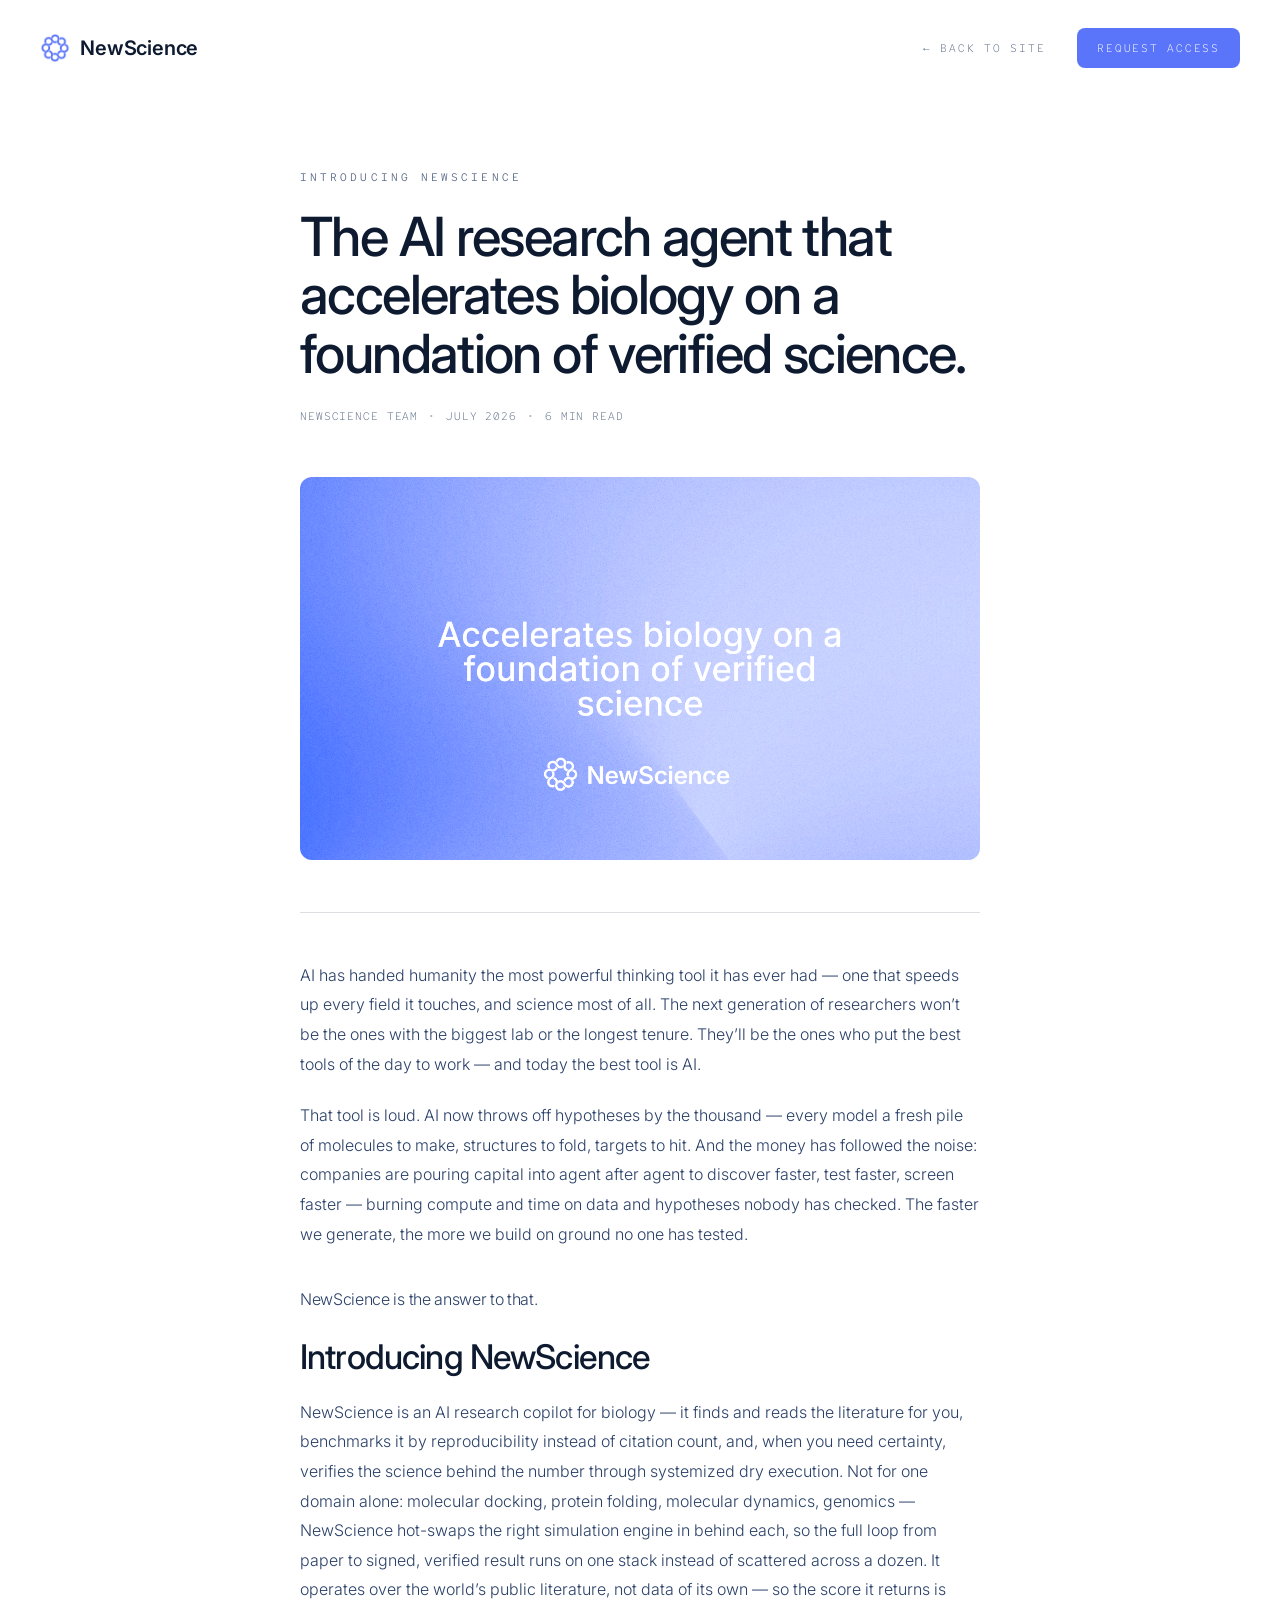
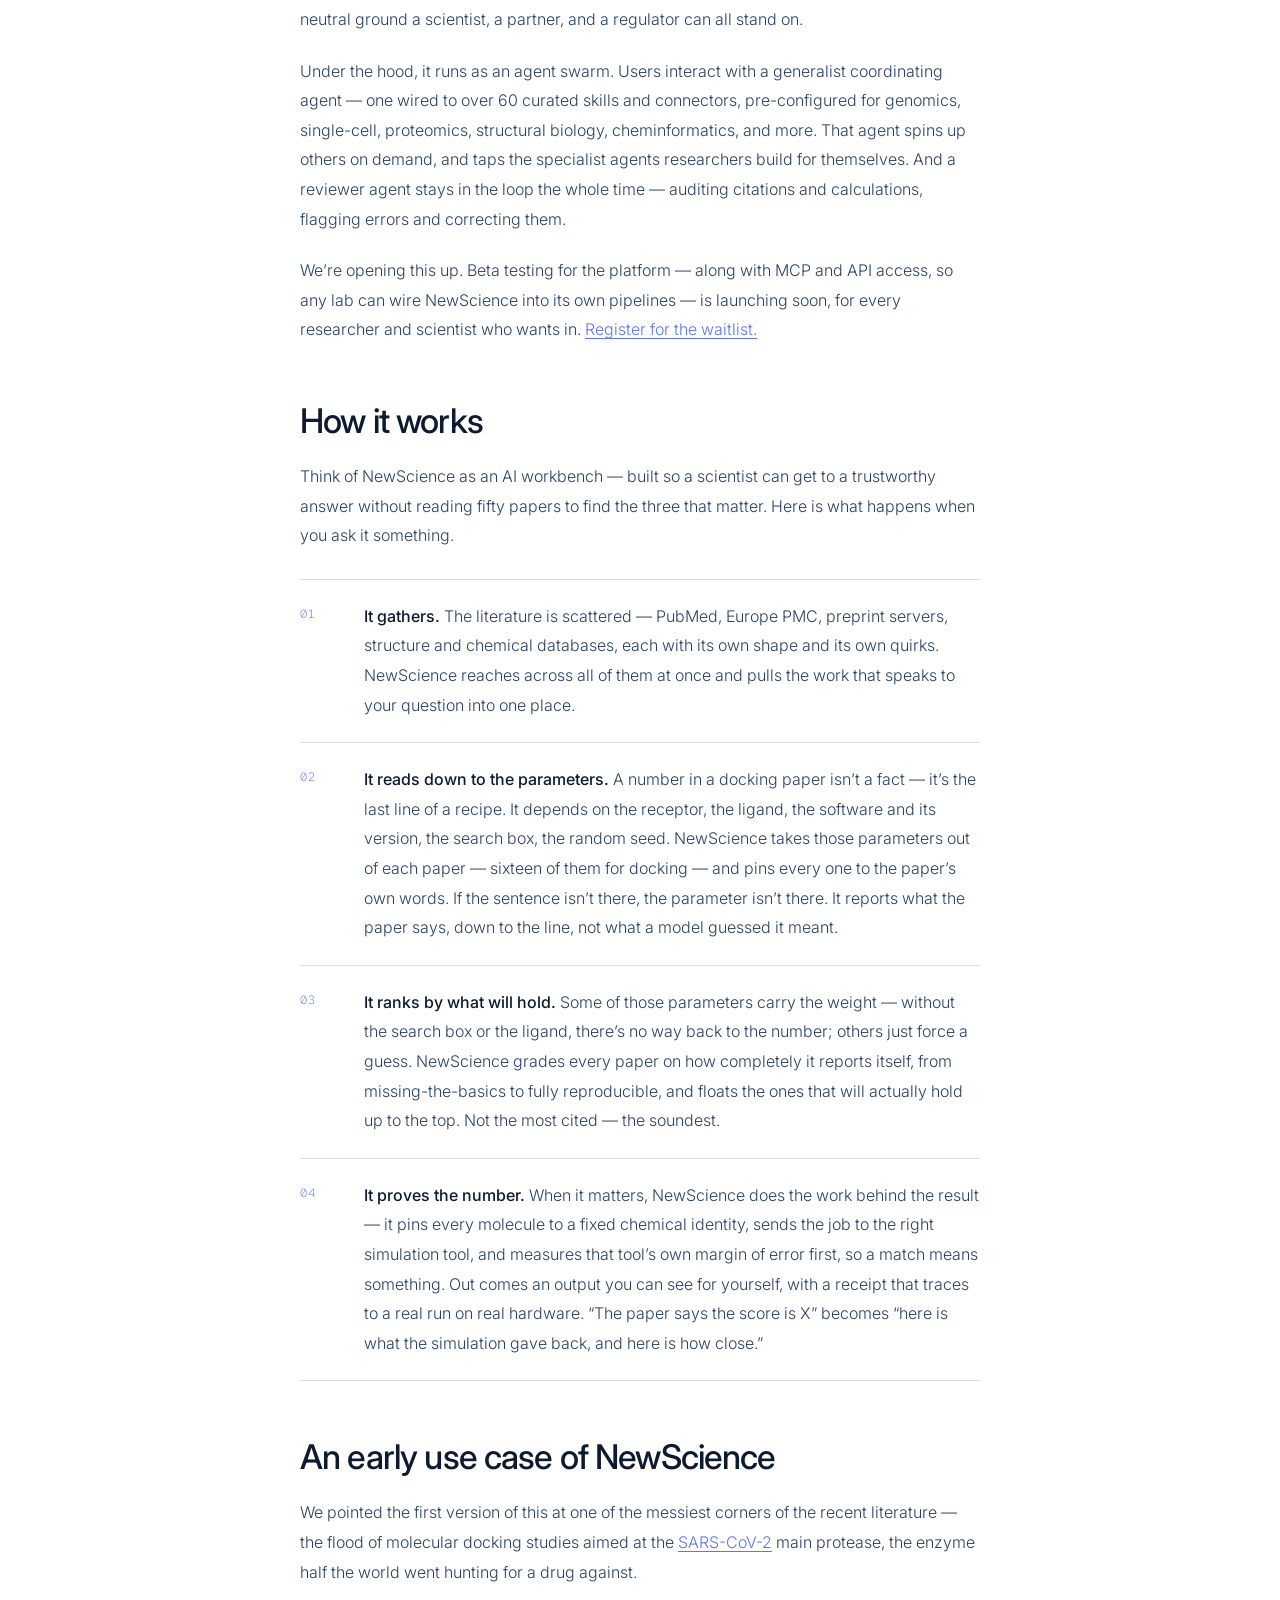
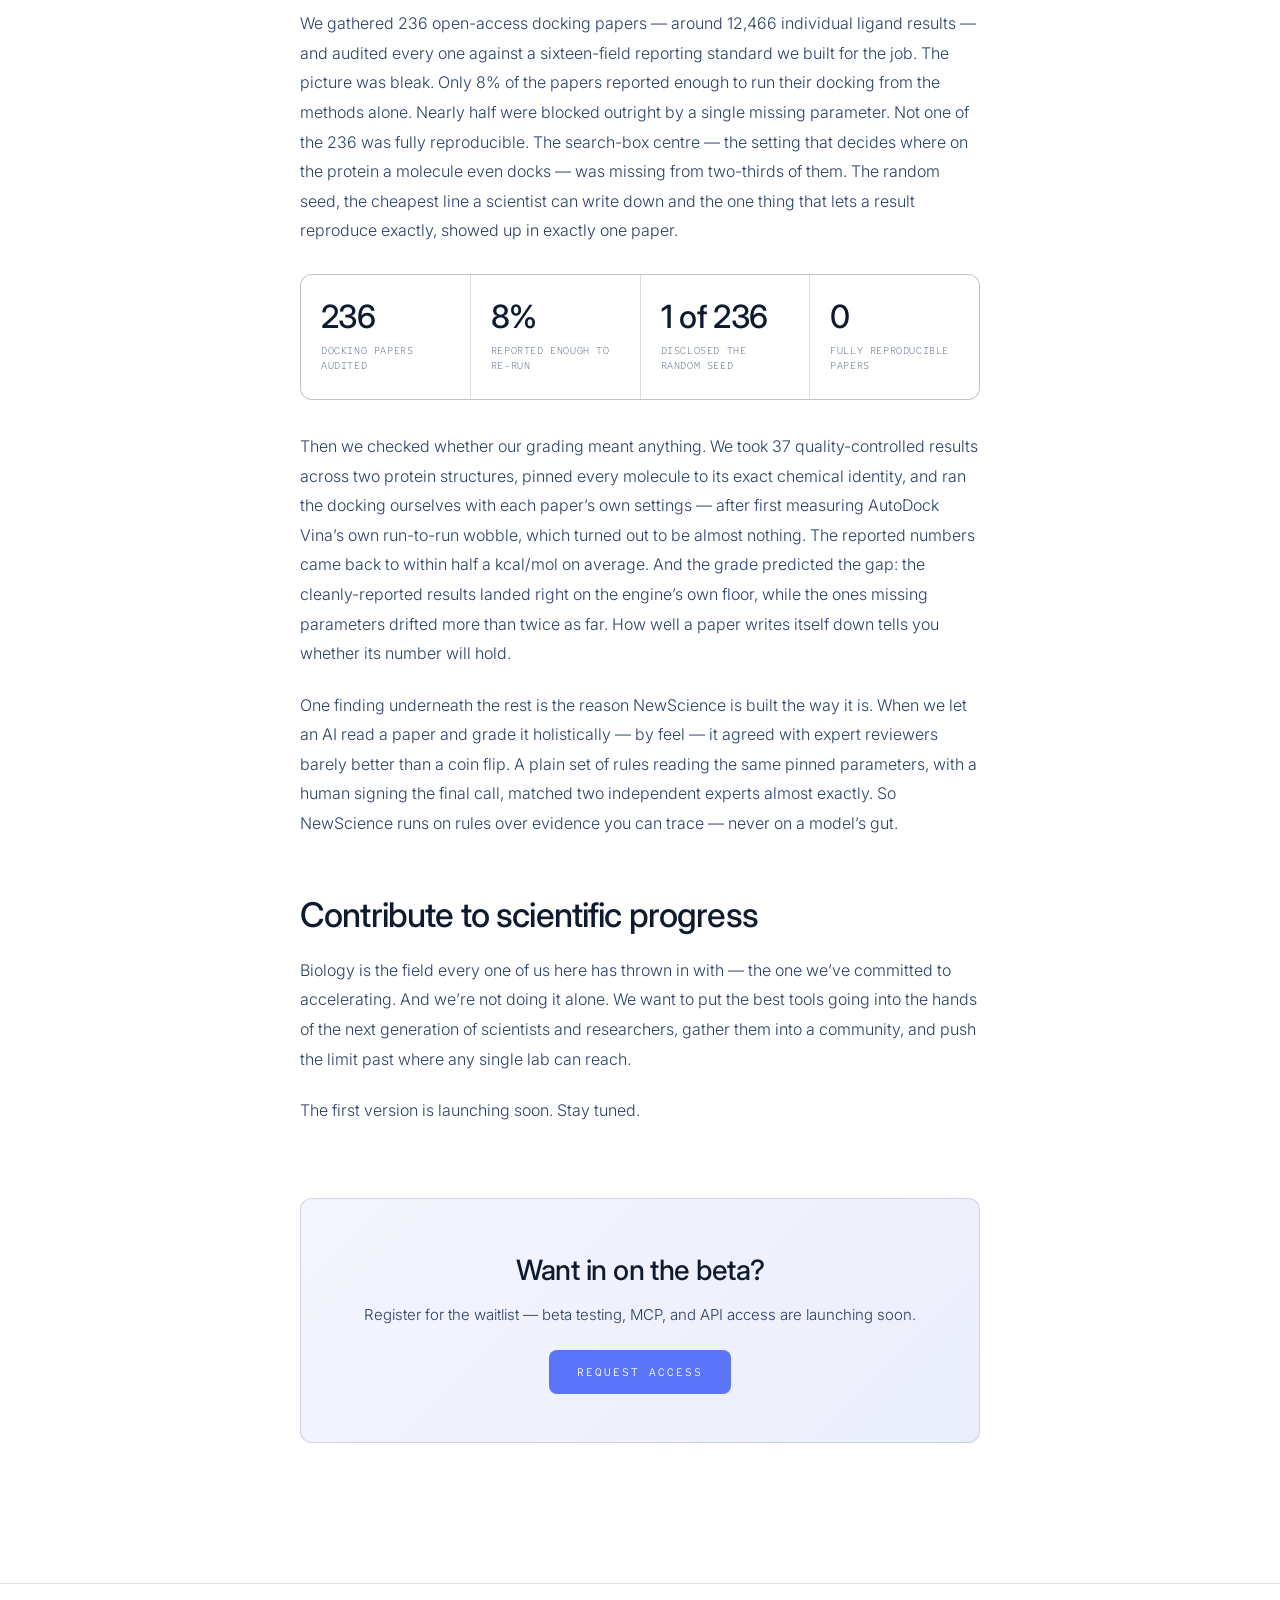
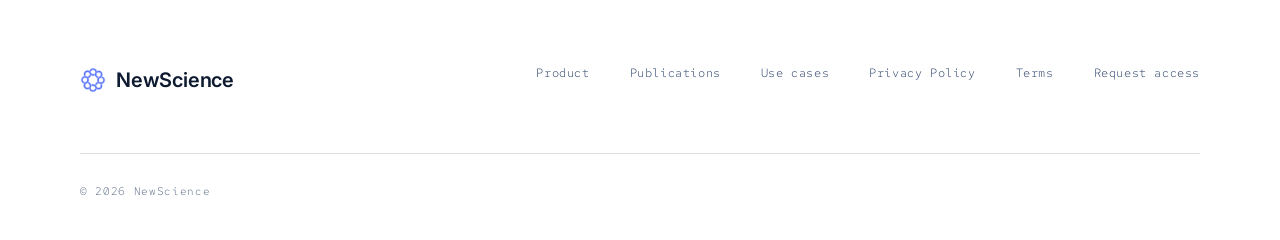
<file: blog.html>
<!DOCTYPE html>
<html lang="en">
<head>
<meta charset="UTF-8" />
<meta name="viewport" content="width=device-width, initial-scale=1.0" />
<title>Introducing NewScience — NewScience Blog</title>
<meta name="description" content="NewScience is an AI research copilot for biology — it finds and reads the literature for you, benchmarks it by reproducibility instead of citation count, and verifies the science behind the number." />
<link rel="preconnect" href="https://fonts.googleapis.com" />
<link rel="preconnect" href="https://fonts.gstatic.com" crossorigin />
<link href="https://fonts.googleapis.com/css2?family=Inter:wght@300;400;500;600&family=Red+Hat+Mono:wght@400;500&display=swap" rel="stylesheet" />
<link rel="stylesheet" href="shared.css" />
<style>
  .art-head { margin-bottom: 52px; }
  .art-head .label { display: block; margin-bottom: 22px; }
  .art-head h1 {
    font-family: var(--display); font-weight: 500; font-size: clamp(32px, 5vw, 54px);
    line-height: 1.08; letter-spacing: -0.03em; margin-bottom: 24px;
  }
  .art-cover { margin: 0 0 52px; border-radius: var(--radius-md); overflow: hidden; background: #f2f3f5; line-height: 0; }
  .art-cover img { width: 100%; height: auto; display: block; }
  .art-body { padding-top: 48px; }
  .art-lede { font-size: 19px; line-height: 1.72; color: var(--ink-soft); font-weight: 300; }
  .art-pull {
    font-family: var(--display); font-weight: 500; font-size: clamp(22px, 2.6vw, 30px);
    letter-spacing: -0.02em; color: var(--cobalt); line-height: 1.3; margin: 36px 0;
  }
  .art-body h2 {
    font-family: var(--display); font-weight: 500; font-size: clamp(24px, 3vw, 34px);
    letter-spacing: -0.025em; color: var(--ink); margin: 56px 0 22px; line-height: 1.15;
  }
  .art-body h2:first-of-type { margin-top: 8px; }
  .art-steps { display: flex; flex-direction: column; margin: 28px 0 8px; border-top: 1px solid var(--line); }
  .art-step { display: grid; grid-template-columns: 44px 1fr; gap: 20px; padding: 22px 0; border-bottom: 1px solid var(--line); }
  .art-step .step-no { font-family: var(--mono); font-size: 12px; letter-spacing: 0.08em; color: var(--cobalt); padding-top: 3px; }
  .art-step p { margin-bottom: 0; }
  .art-stats { display: grid; grid-template-columns: repeat(4, 1fr); gap: 1px; background: var(--line); border: 1px solid var(--line); border-radius: var(--radius-md); overflow: hidden; margin: 28px 0 32px; }
  .art-stat { background: #fff; padding: 26px 20px; }
  .art-stat .as-fig { font-family: var(--display); font-weight: 500; font-size: clamp(24px, 2.6vw, 32px); letter-spacing: -0.02em; color: var(--ink); line-height: 1; }
  .art-stat .as-lab { font-family: var(--mono); font-size: 10px; letter-spacing: 0.06em; text-transform: uppercase; color: var(--ink-muted); margin-top: 10px; line-height: 1.5; }
  .art-cta { margin-top: 72px; padding: 48px 44px; }
  @media (max-width: 760px) {
    .art-stats { grid-template-columns: repeat(2, 1fr); }
    .art-step { grid-template-columns: 30px 1fr; gap: 14px; }
  }
</style>
<script>document.documentElement.classList.add('js-animations');</script>
</head>
<body>

<nav class="nav">
  <a class="wordmark" href="index.html"><img class="brand-mark" src="ns-mark.png" alt="" /> NewScience</a>
  <div class="nav-right">
    <a class="nav-link nav-links-hide" href="index.html">&larr; Back to site</a>
    <a class="nav-cta" href="#" data-open-join>Request access</a>
  </div>
</nav>

<main class="article" id="top">
  <div class="prose-wrap">

    <div class="art-head reveal">
      <span class="label">Introducing NewScience</span>
      <h1>The AI research agent that accelerates biology on a foundation of verified science.</h1>
      <div class="art-meta">
        <span>NewScience Team</span><span class="art-dot">&bull;</span><span>July 2026</span><span class="art-dot">&bull;</span><span>6 min read</span>
      </div>
    </div>

    <div class="art-cover reveal">
      <img src="Introduce-NewScience.png" alt="Introducing NewScience" />
    </div>

    <article class="art-body reveal">
      <p class="art-lede">AI has handed humanity the most powerful thinking tool it has ever had — one that speeds up every field it touches, and science most of all. The next generation of researchers won&rsquo;t be the ones with the biggest lab or the longest tenure. They&rsquo;ll be the ones who put the best tools of the day to work — and today the best tool is AI.</p>

      <p>That tool is loud. AI now throws off hypotheses by the thousand — every model a fresh pile of molecules to make, structures to fold, targets to hit. And the money has followed the noise: companies are pouring capital into agent after agent to discover faster, test faster, screen faster — burning compute and time on data and hypotheses nobody has checked. The faster we generate, the more we build on ground no one has tested.</p>

      <p class="art-pull">NewScience is the answer to that.</p>

      <h2>Introducing NewScience</h2>
      <p>NewScience is an AI research copilot for biology — it finds and reads the literature for you, benchmarks it by reproducibility instead of citation count, and, when you need certainty, verifies the science behind the number through systemized dry execution. Not for one domain alone: molecular docking, protein folding, molecular dynamics, genomics — NewScience hot-swaps the right simulation engine in behind each, so the full loop from paper to signed, verified result runs on one stack instead of scattered across a dozen. It operates over the world&rsquo;s public literature, not data of its own — so the score it returns is neutral ground a scientist, a partner, and a regulator can all stand on.</p>

      <p>Under the hood, it runs as an agent swarm. Users interact with a generalist coordinating agent — one wired to over 60 curated skills and connectors, pre-configured for genomics, single-cell, proteomics, structural biology, cheminformatics, and more. That agent spins up others on demand, and taps the specialist agents researchers build for themselves. And a reviewer agent stays in the loop the whole time — auditing citations and calculations, flagging errors and correcting them.</p>

      <p>We&rsquo;re opening this up. Beta testing for the platform — along with MCP and API access, so any lab can wire NewScience into its own pipelines — is launching soon, for every researcher and scientist who wants in. <a href="#" data-open-join>Register for the waitlist.</a></p>

      <h2>How it works</h2>
      <p>Think of NewScience as an AI workbench — built so a scientist can get to a trustworthy answer without reading fifty papers to find the three that matter. Here is what happens when you ask it something.</p>

      <div class="art-steps">
        <div class="art-step">
          <div class="step-no">01</div>
          <p><strong>It gathers.</strong> The literature is scattered — PubMed, Europe PMC, preprint servers, structure and chemical databases, each with its own shape and its own quirks. NewScience reaches across all of them at once and pulls the work that speaks to your question into one place.</p>
        </div>
        <div class="art-step">
          <div class="step-no">02</div>
          <p><strong>It reads down to the parameters.</strong> A number in a docking paper isn&rsquo;t a fact — it&rsquo;s the last line of a recipe. It depends on the receptor, the ligand, the software and its version, the search box, the random seed. NewScience takes those parameters out of each paper — sixteen of them for docking — and pins every one to the paper&rsquo;s own words. If the sentence isn&rsquo;t there, the parameter isn&rsquo;t there. It reports what the paper says, down to the line, not what a model guessed it meant.</p>
        </div>
        <div class="art-step">
          <div class="step-no">03</div>
          <p><strong>It ranks by what will hold.</strong> Some of those parameters carry the weight — without the search box or the ligand, there&rsquo;s no way back to the number; others just force a guess. NewScience grades every paper on how completely it reports itself, from missing-the-basics to fully reproducible, and floats the ones that will actually hold up to the top. Not the most cited — the soundest.</p>
        </div>
        <div class="art-step">
          <div class="step-no">04</div>
          <p><strong>It proves the number.</strong> When it matters, NewScience does the work behind the result — it pins every molecule to a fixed chemical identity, sends the job to the right simulation tool, and measures that tool&rsquo;s own margin of error first, so a match means something. Out comes an output you can see for yourself, with a receipt that traces to a real run on real hardware. &ldquo;The paper says the score is X&rdquo; becomes &ldquo;here is what the simulation gave back, and here is how close.&rdquo;</p>
        </div>
      </div>

      <h2>An early use case of NewScience</h2>
      <p>We pointed the first version of this at one of the messiest corners of the recent literature — the flood of molecular docking studies aimed at the <a href="https://arxiv.org/pdf/2607.12117" target="_blank" rel="noopener">SARS-CoV-2</a> main protease, the enzyme half the world went hunting for a drug against.</p>

      <p>We gathered 236 open-access docking papers — around 12,466 individual ligand results — and audited every one against a sixteen-field reporting standard we built for the job. The picture was bleak. Only 8% of the papers reported enough to run their docking from the methods alone. Nearly half were blocked outright by a single missing parameter. Not one of the 236 was fully reproducible. The search-box centre — the setting that decides where on the protein a molecule even docks — was missing from two-thirds of them. The random seed, the cheapest line a scientist can write down and the one thing that lets a result reproduce exactly, showed up in exactly one paper.</p>

      <div class="art-stats">
        <div class="art-stat"><div class="as-fig">236</div><div class="as-lab">Docking papers audited</div></div>
        <div class="art-stat"><div class="as-fig">8%</div><div class="as-lab">Reported enough to re-run</div></div>
        <div class="art-stat"><div class="as-fig">1&nbsp;of&nbsp;236</div><div class="as-lab">Disclosed the random seed</div></div>
        <div class="art-stat"><div class="as-fig">0</div><div class="as-lab">Fully reproducible papers</div></div>
      </div>

      <p>Then we checked whether our grading meant anything. We took 37 quality-controlled results across two protein structures, pinned every molecule to its exact chemical identity, and ran the docking ourselves with each paper&rsquo;s own settings — after first measuring AutoDock Vina&rsquo;s own run-to-run wobble, which turned out to be almost nothing. The reported numbers came back to within half a kcal/mol on average. And the grade predicted the gap: the cleanly-reported results landed right on the engine&rsquo;s own floor, while the ones missing parameters drifted more than twice as far. How well a paper writes itself down tells you whether its number will hold.</p>

      <p>One finding underneath the rest is the reason NewScience is built the way it is. When we let an AI read a paper and grade it holistically — by feel — it agreed with expert reviewers barely better than a coin flip. A plain set of rules reading the same pinned parameters, with a human signing the final call, matched two independent experts almost exactly. So NewScience runs on rules over evidence you can trace — never on a model&rsquo;s gut.</p>

      <h2>Contribute to scientific progress</h2>
      <p>Biology is the field every one of us here has thrown in with — the one we&rsquo;ve committed to accelerating. And we&rsquo;re not doing it alone. We want to put the best tools going into the hands of the next generation of scientists and researchers, gather them into a community, and push the limit past where any single lab can reach.</p>

      <p>The first version is launching soon. Stay tuned.</p>
    </article>

    <div class="art-cta reveal">
      <h3>Want in on the beta?</h3>
      <p>Register for the waitlist — beta testing, MCP, and API access are launching soon.</p>
      <button type="button" class="btn-primary" data-open-join>Request access</button>
    </div>

  </div>
</main>

<footer>
  <div class="wrap">
    <div class="foot-grid">
      <div class="foot-word"><img src="ns-mark.png" alt="" /> NewScience</div>
      <div class="foot-links">
        <a href="index.html#product">Product</a>
        <a href="index.html#proof">Publications</a>
        <a href="use-cases.html">Use cases</a>
        <a href="privacy-policy.html">Privacy Policy</a>
        <a href="terms.html">Terms</a>
        <a href="#" data-open-join>Request access</a>
      </div>
    </div>
    <div class="foot-bottom">
      <span>© 2026 NewScience</span>
    </div>
  </div>
</footer>

<div class="modal" id="joinModal" aria-hidden="true">
  <div class="modal-overlay" data-close></div>
  <div class="modal-card" role="dialog" aria-modal="true" aria-labelledby="joinTitle">
    <button class="modal-close" type="button" data-close aria-label="Close">Close</button>
    <h2 id="joinTitle">Request access</h2>
    <p class="modal-sub">Tell us where you work and what you&rsquo;d want to verify. We&rsquo;re onboarding computational biologists and the teams who carry decision risk on published claims.</p>
    <form class="modal-form" id="joinForm" novalidate>
      <label class="field"><span>Full name *</span><input type="text" name="name" autocomplete="name" required /></label>
      <label class="field"><span>Email address *</span><input type="email" name="email" autocomplete="email" required /></label>
      <label class="field"><span>Institution / company *</span><input type="text" name="institution" autocomplete="organization" required /></label>
      <label class="field"><span>Role / title *</span><input type="text" name="title" autocomplete="organization-title" required /></label>
      <label class="field"><span>What would you want to verify? *</span><textarea name="contribute" rows="4" placeholder="The methods, structures, or claims you'd want re-run — and how you'd like to get involved." required></textarea></label>
      <button type="submit" class="btn-primary modal-submit">Request access</button>
    </form>
    <div class="modal-success" id="joinSuccess" hidden>
      <h3>Thanks — we&rsquo;ve noted your details.</h3>
      <p>We&rsquo;ll be in touch about getting you access and what you&rsquo;d like to verify.</p>
    </div>
  </div>
</div>

<script src="shared.js"></script>
</body>
</html>
</file>
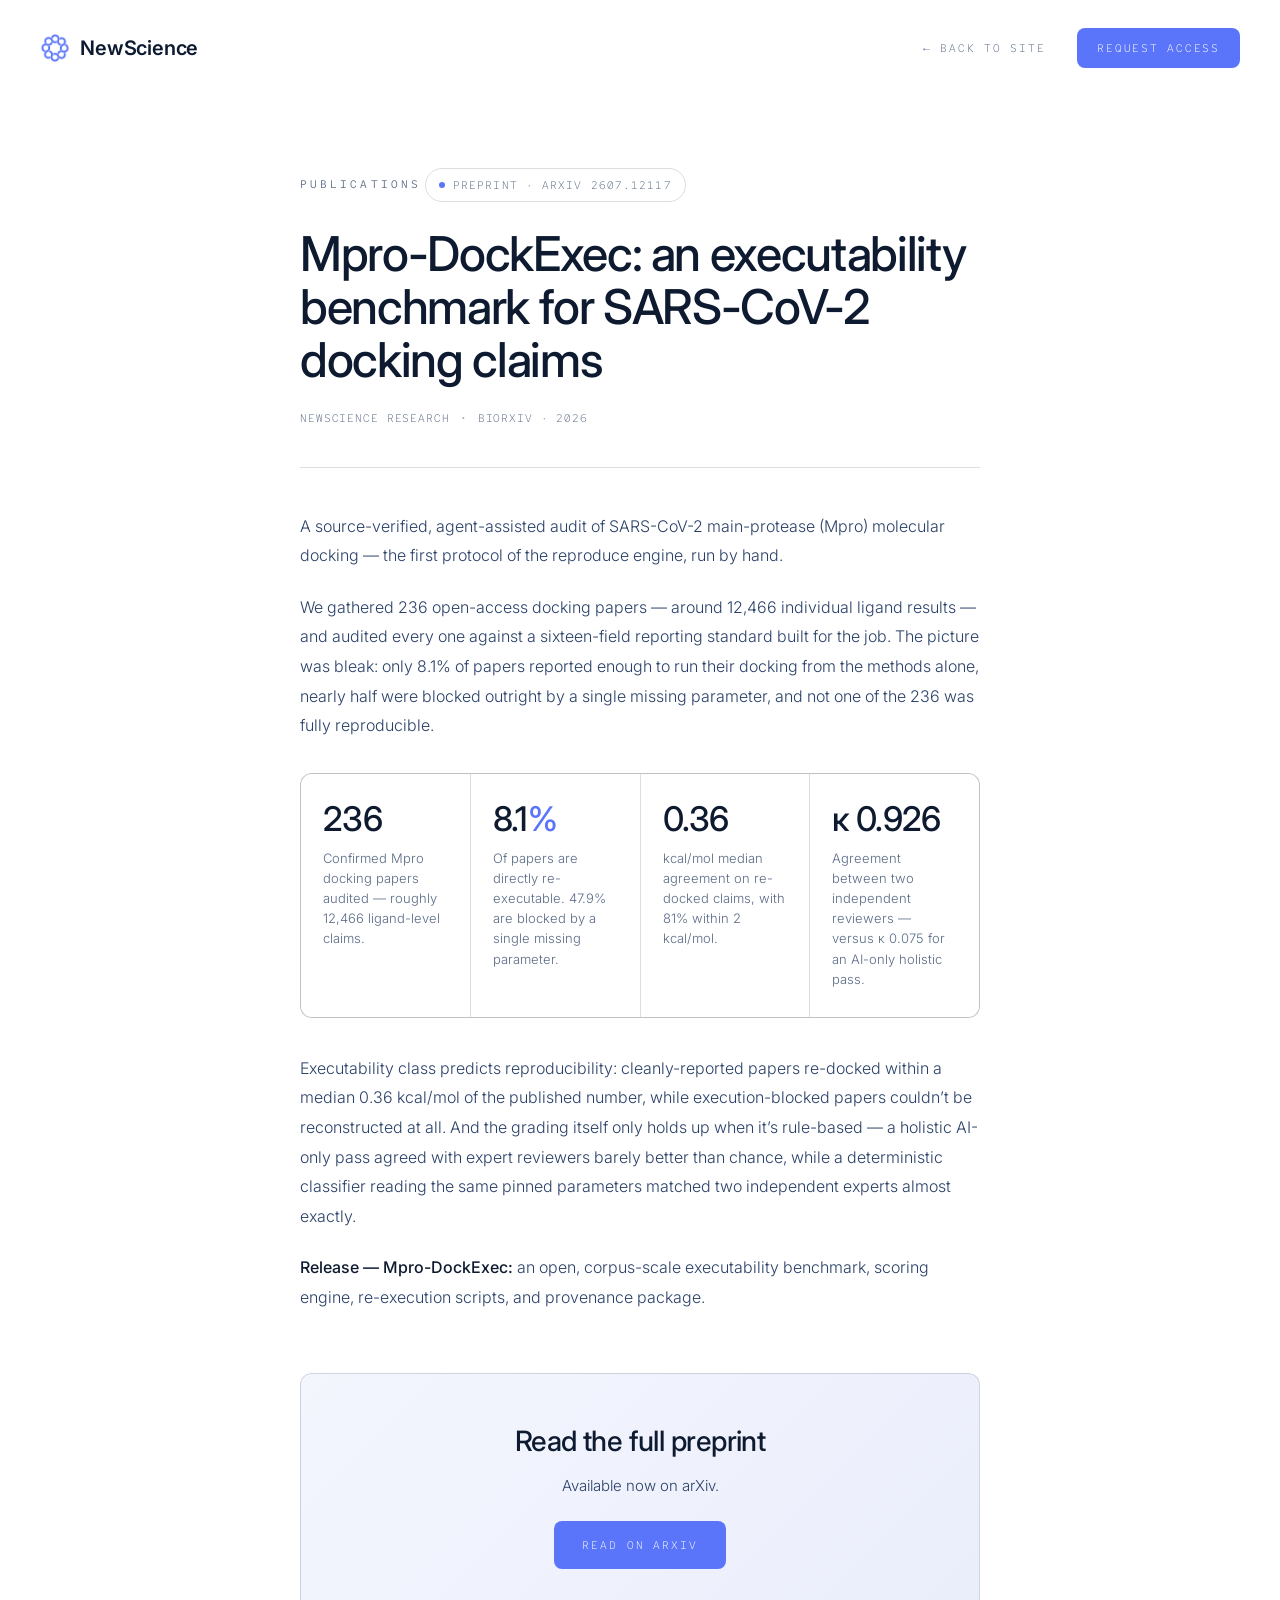
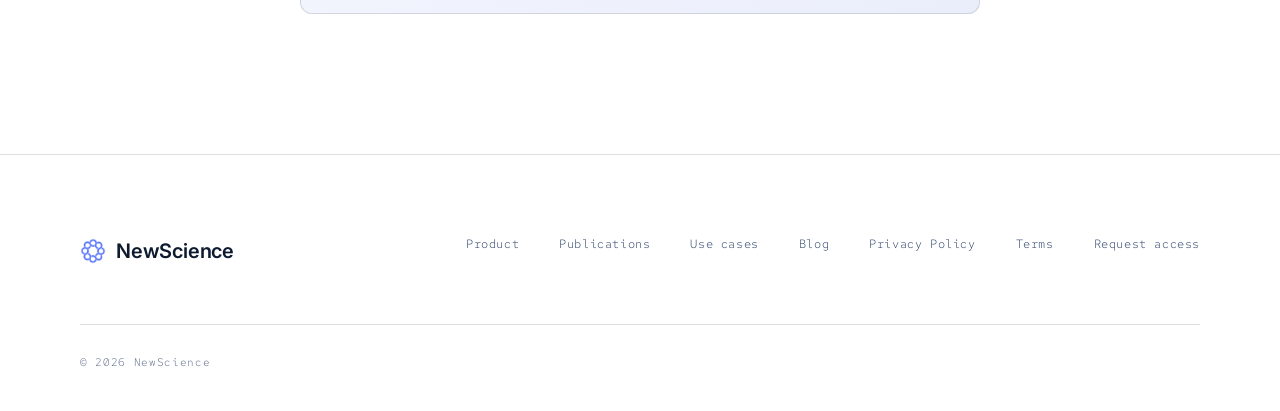
<file: paper1.html>
<!DOCTYPE html>
<html lang="en">
<head>
<meta charset="UTF-8" />
<meta name="viewport" content="width=device-width, initial-scale=1.0" />
<title>Mpro-DockExec — NewScience Publications</title>
<meta name="description" content="An open, corpus-scale executability benchmark for SARS-CoV-2 main-protease docking claims: 236 papers audited, re-executed, and scored." />
<link rel="preconnect" href="https://fonts.googleapis.com" />
<link rel="preconnect" href="https://fonts.gstatic.com" crossorigin />
<link href="https://fonts.googleapis.com/css2?family=Inter:wght@300;400;500;600&family=Red+Hat+Mono:wght@400;500&display=swap" rel="stylesheet" />
<link rel="stylesheet" href="shared.css" />
<style>
  .art-head { margin-bottom: 40px; }
  .art-head .art-status {
    display: inline-flex; align-items: center; gap: 8px; font-family: var(--mono); font-size: 11px;
    letter-spacing: 0.1em; text-transform: uppercase; color: var(--ink-muted);
    border: 1px solid var(--line); border-radius: 999px; padding: 7px 13px; margin-bottom: 26px;
  }
  .art-head .art-status .dot { width: 6px; height: 6px; border-radius: 50%; background: var(--cobalt); }
  .art-head h1 {
    font-family: var(--display); font-weight: 500; font-size: clamp(30px, 4.6vw, 48px);
    line-height: 1.1; letter-spacing: -0.028em; margin-bottom: 22px;
  }
  .art-lede { font-size: 18px; line-height: 1.72; color: var(--ink-soft); font-weight: 300; }
  .art-stats { display: grid; grid-template-columns: repeat(4, 1fr); gap: 1px; background: var(--line); border: 1px solid var(--line); border-radius: var(--radius-md); overflow: hidden; margin: 32px 0 36px; }
  .art-stat { background: #fff; padding: 28px 22px; }
  .art-stat .as-fig { font-family: var(--display); font-weight: 500; font-size: clamp(26px, 2.8vw, 34px); letter-spacing: -0.02em; color: var(--ink); line-height: 1; }
  .art-stat .as-fig em { color: var(--cobalt); font-weight: 500; }
  .art-stat .as-lab { font-family: var(--sans); font-weight: 300; font-size: 13px; line-height: 1.55; color: var(--ink-muted); margin-top: 12px; }
  .art-note {
    display: flex; gap: 16px; align-items: flex-start; margin: 40px 0; padding: 22px 24px;
    border: 1px solid var(--line); border-radius: var(--radius-md); background: linear-gradient(135deg,#f4f6fe 0%, #eaeefb 100%);
  }
  .art-note svg { flex: none; width: 18px; height: 18px; color: var(--cobalt); margin-top: 2px; }
  .art-note p { margin: 0; font-size: 14.5px; color: var(--ink-soft); line-height: 1.65; max-width: none; }
  .art-note p strong { color: var(--ink); }
  @media (max-width: 760px) {
    .art-stats { grid-template-columns: repeat(2, 1fr); }
  }
</style>
<script>document.documentElement.classList.add('js-animations');</script>
</head>
<body>

<nav class="nav">
  <a class="wordmark" href="index.html"><img class="brand-mark" src="ns-mark.png" alt="" /> NewScience</a>
  <div class="nav-right">
    <a class="nav-link nav-links-hide" href="index.html">&larr; Back to site</a>
    <a class="nav-cta" href="#" data-open-join>Request access</a>
  </div>
</nav>

<main class="article" id="top">
  <div class="prose-wrap">

    <div class="art-head reveal">
      <span class="label">Publications</span>
      <div class="art-status"><span class="dot"></span> Preprint · arXiv 2607.12117</div>
      <h1>Mpro-DockExec: an executability benchmark for SARS-CoV-2 docking claims</h1>
      <div class="art-meta">
        <span>NewScience Research</span><span class="art-dot">&bull;</span><span>bioRxiv &middot; 2026</span>
      </div>
    </div>

    <article class="art-body reveal">
      <p class="art-lede">A source-verified, agent-assisted audit of SARS-CoV-2 main-protease (Mpro) molecular docking — the first protocol of the reproduce engine, run by hand.</p>

      <p>We gathered 236 open-access docking papers — around 12,466 individual ligand results — and audited every one against a sixteen-field reporting standard built for the job. The picture was bleak: only 8.1% of papers reported enough to run their docking from the methods alone, nearly half were blocked outright by a single missing parameter, and not one of the 236 was fully reproducible.</p>

      <div class="art-stats">
        <div class="art-stat"><div class="as-fig">236</div><div class="as-lab">Confirmed Mpro docking papers audited — roughly 12,466 ligand-level claims.</div></div>
        <div class="art-stat"><div class="as-fig">8.1<em>%</em></div><div class="as-lab">Of papers are directly re-executable. 47.9% are blocked by a single missing parameter.</div></div>
        <div class="art-stat"><div class="as-fig">0.36</div><div class="as-lab">kcal/mol median agreement on re-docked claims, with 81% within 2 kcal/mol.</div></div>
        <div class="art-stat"><div class="as-fig">&kappa; 0.926</div><div class="as-lab">Agreement between two independent reviewers — versus &kappa; 0.075 for an AI-only holistic pass.</div></div>
      </div>

      <p>Executability class predicts reproducibility: cleanly-reported papers re-docked within a median 0.36 kcal/mol of the published number, while execution-blocked papers couldn&rsquo;t be reconstructed at all. And the grading itself only holds up when it&rsquo;s rule-based — a holistic AI-only pass agreed with expert reviewers barely better than chance, while a deterministic classifier reading the same pinned parameters matched two independent experts almost exactly.</p>

      <p><strong>Release — Mpro-DockExec:</strong> an open, corpus-scale executability benchmark, scoring engine, re-execution scripts, and provenance package.</p>
    </article>

    <div class="art-cta reveal">
      <h3>Read the full preprint</h3>
      <p>Available now on arXiv.</p>
      <a class="btn-primary" href="https://arxiv.org/pdf/2607.12117" target="_blank" rel="noopener">Read on arXiv</a>
    </div>

  </div>
</main>

<footer>
  <div class="wrap">
    <div class="foot-grid">
      <div class="foot-word"><img src="ns-mark.png" alt="" /> NewScience</div>
      <div class="foot-links">
        <a href="index.html#product">Product</a>
        <a href="index.html#proof">Publications</a>
        <a href="use-cases.html">Use cases</a>
        <a href="blog.html">Blog</a>
        <a href="privacy-policy.html">Privacy Policy</a>
        <a href="terms.html">Terms</a>
        <a href="#" data-open-join>Request access</a>
      </div>
    </div>
    <div class="foot-bottom">
      <span>© 2026 NewScience</span>
    </div>
  </div>
</footer>

<div class="modal" id="joinModal" aria-hidden="true">
  <div class="modal-overlay" data-close></div>
  <div class="modal-card" role="dialog" aria-modal="true" aria-labelledby="joinTitle">
    <button class="modal-close" type="button" data-close aria-label="Close">Close</button>
    <h2 id="joinTitle">Request access</h2>
    <p class="modal-sub">Tell us where you work and what you&rsquo;d want to verify. We&rsquo;re onboarding computational biologists and the teams who carry decision risk on published claims.</p>
    <form class="modal-form" id="joinForm" novalidate>
      <label class="field"><span>Full name *</span><input type="text" name="name" autocomplete="name" required /></label>
      <label class="field"><span>Email address *</span><input type="email" name="email" autocomplete="email" required /></label>
      <label class="field"><span>Institution / company *</span><input type="text" name="institution" autocomplete="organization" required /></label>
      <label class="field"><span>Role / title *</span><input type="text" name="title" autocomplete="organization-title" required /></label>
      <label class="field"><span>What would you want to verify? *</span><textarea name="contribute" rows="4" placeholder="The methods, structures, or claims you'd want re-run — and how you'd like to get involved." required></textarea></label>
      <button type="submit" class="btn-primary modal-submit">Request access</button>
    </form>
    <div class="modal-success" id="joinSuccess" hidden>
      <h3>Thanks — we&rsquo;ve noted your details.</h3>
      <p>We&rsquo;ll be in touch about getting you access and what you&rsquo;d like to verify.</p>
    </div>
  </div>
</div>

<script src="shared.js"></script>
</body>
</html>
</file>
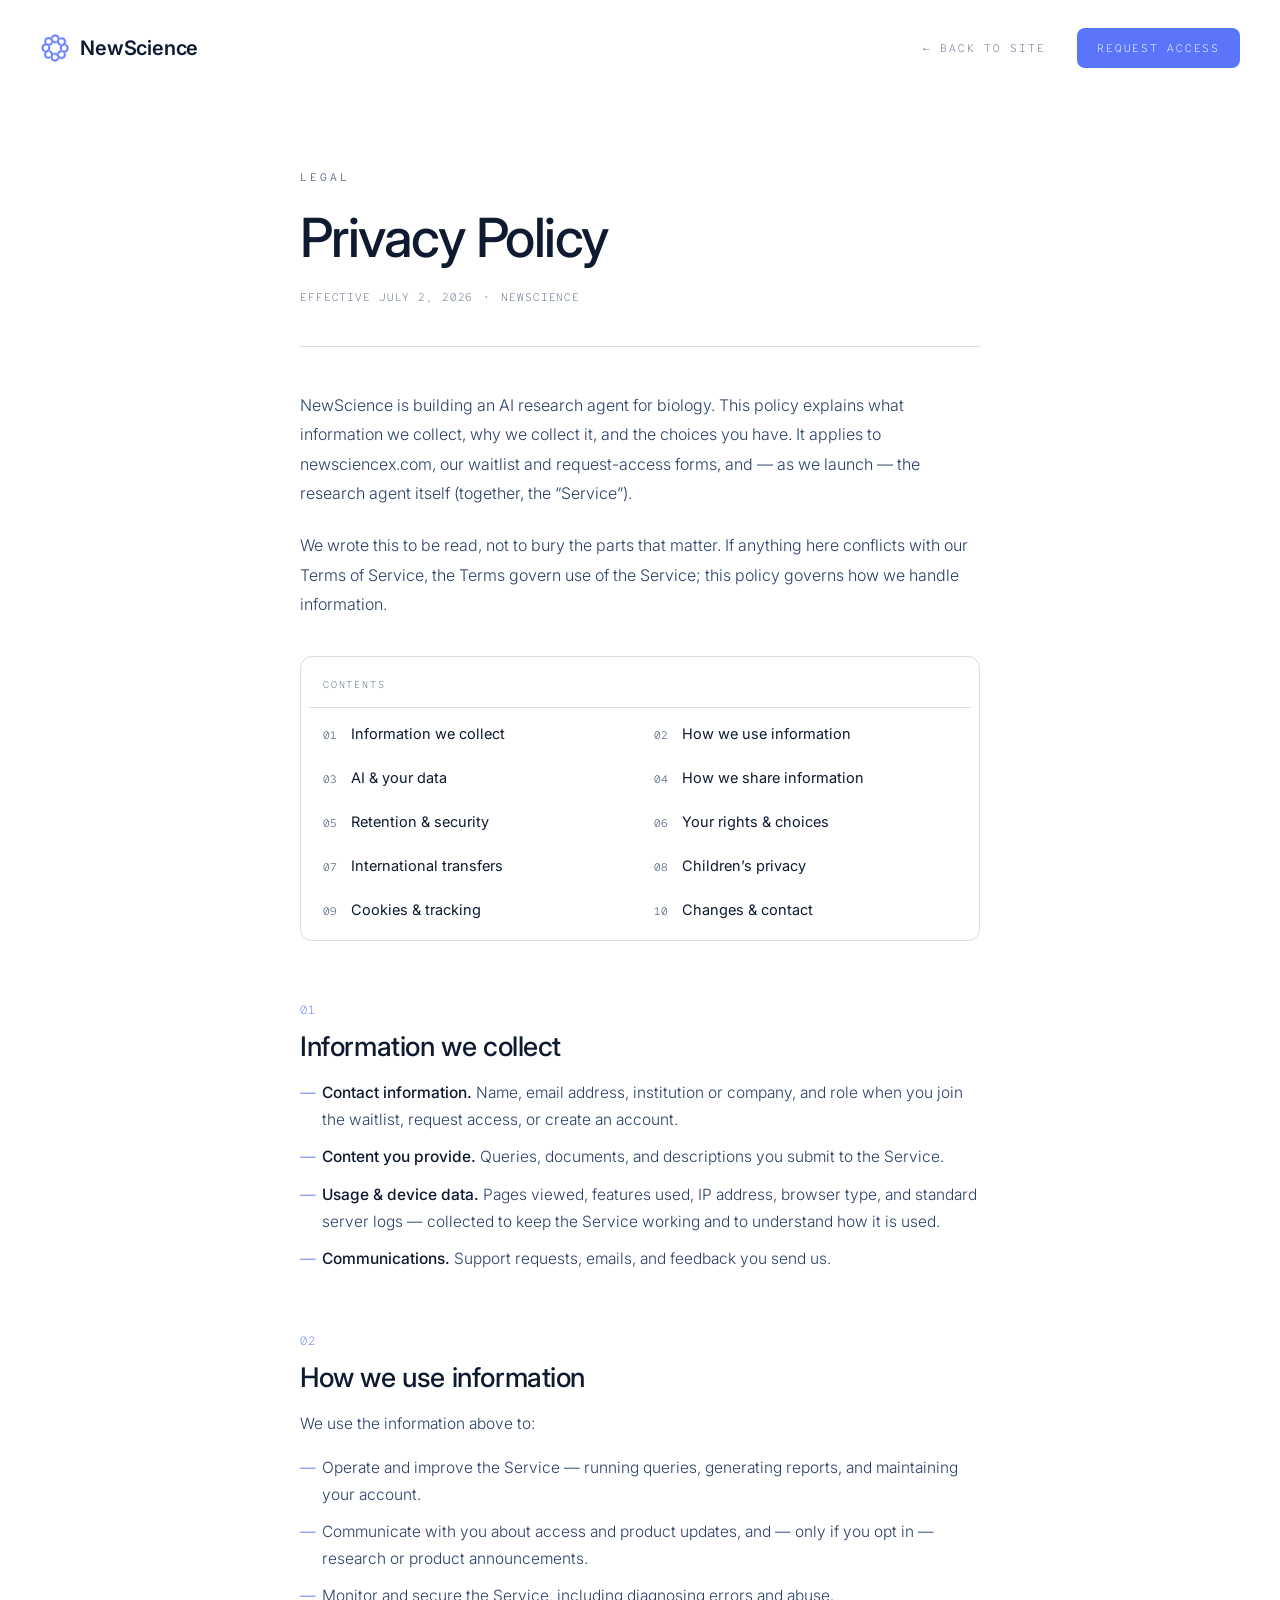
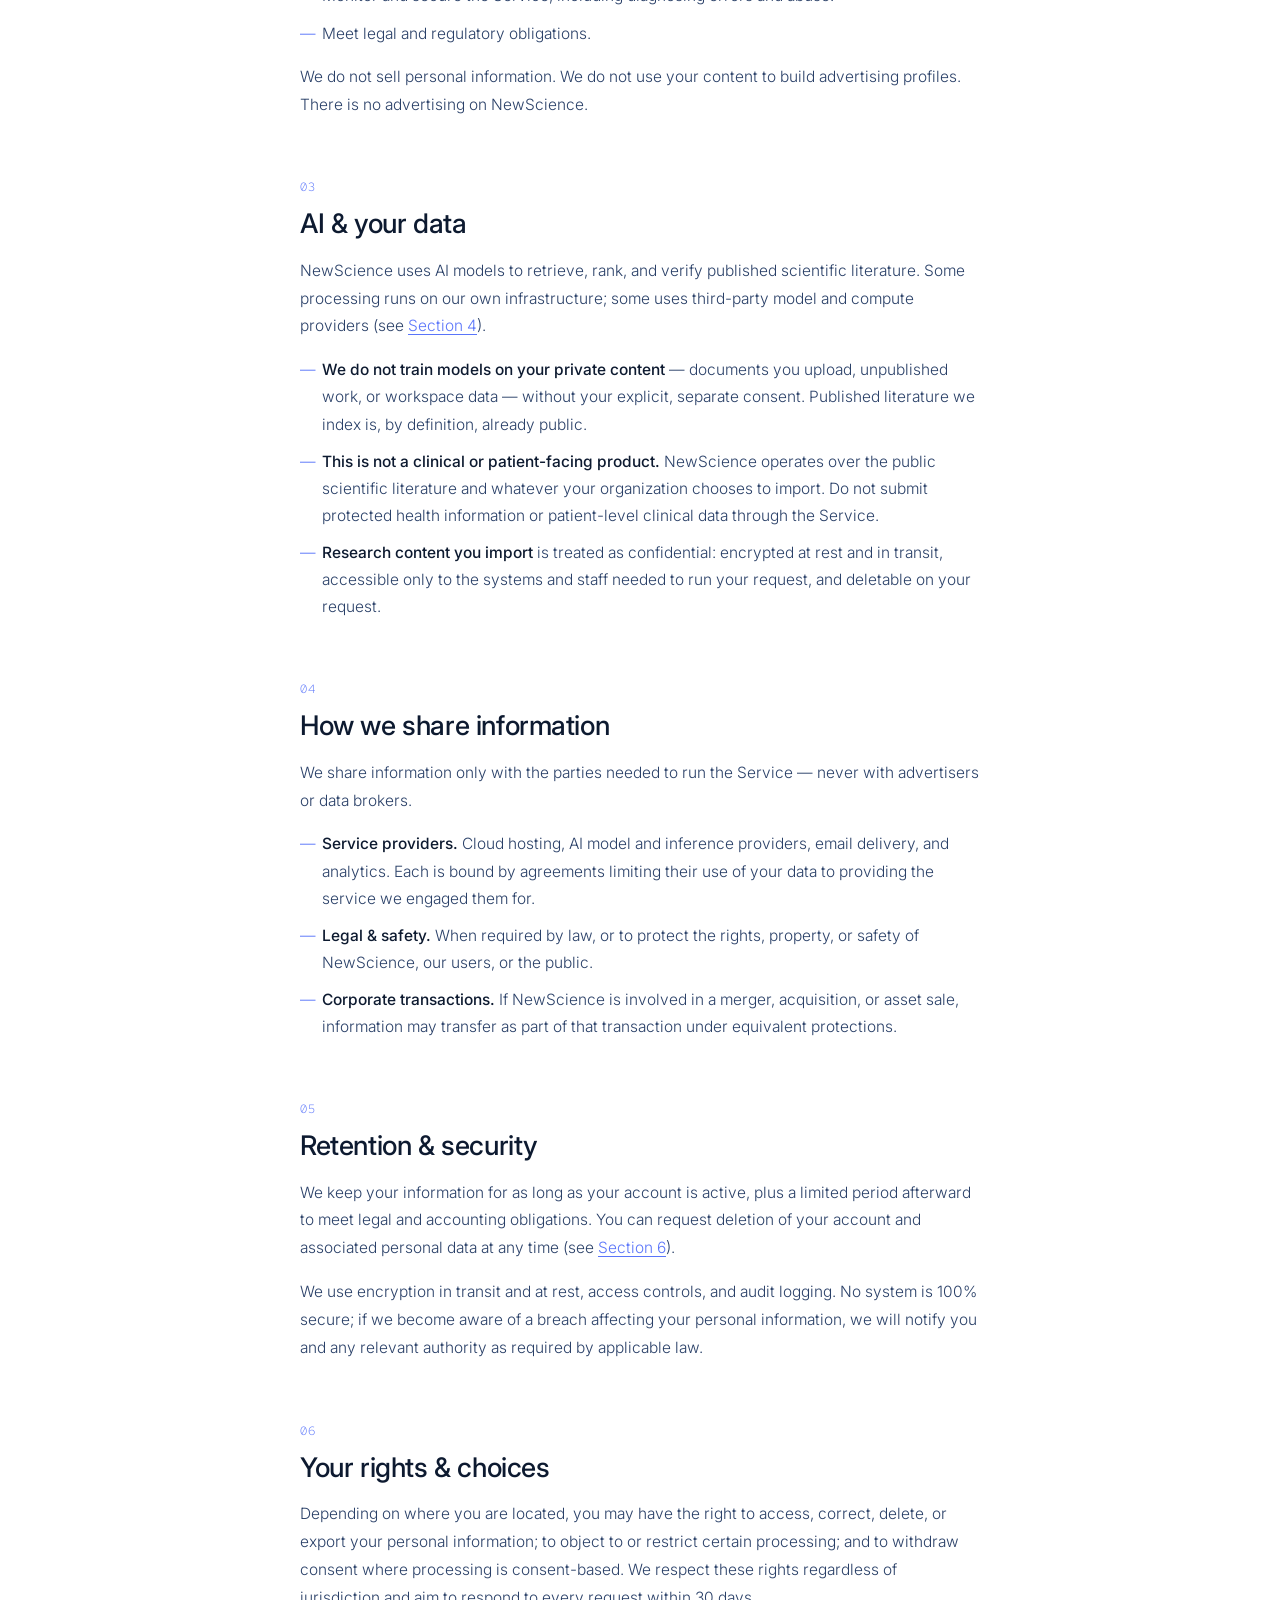
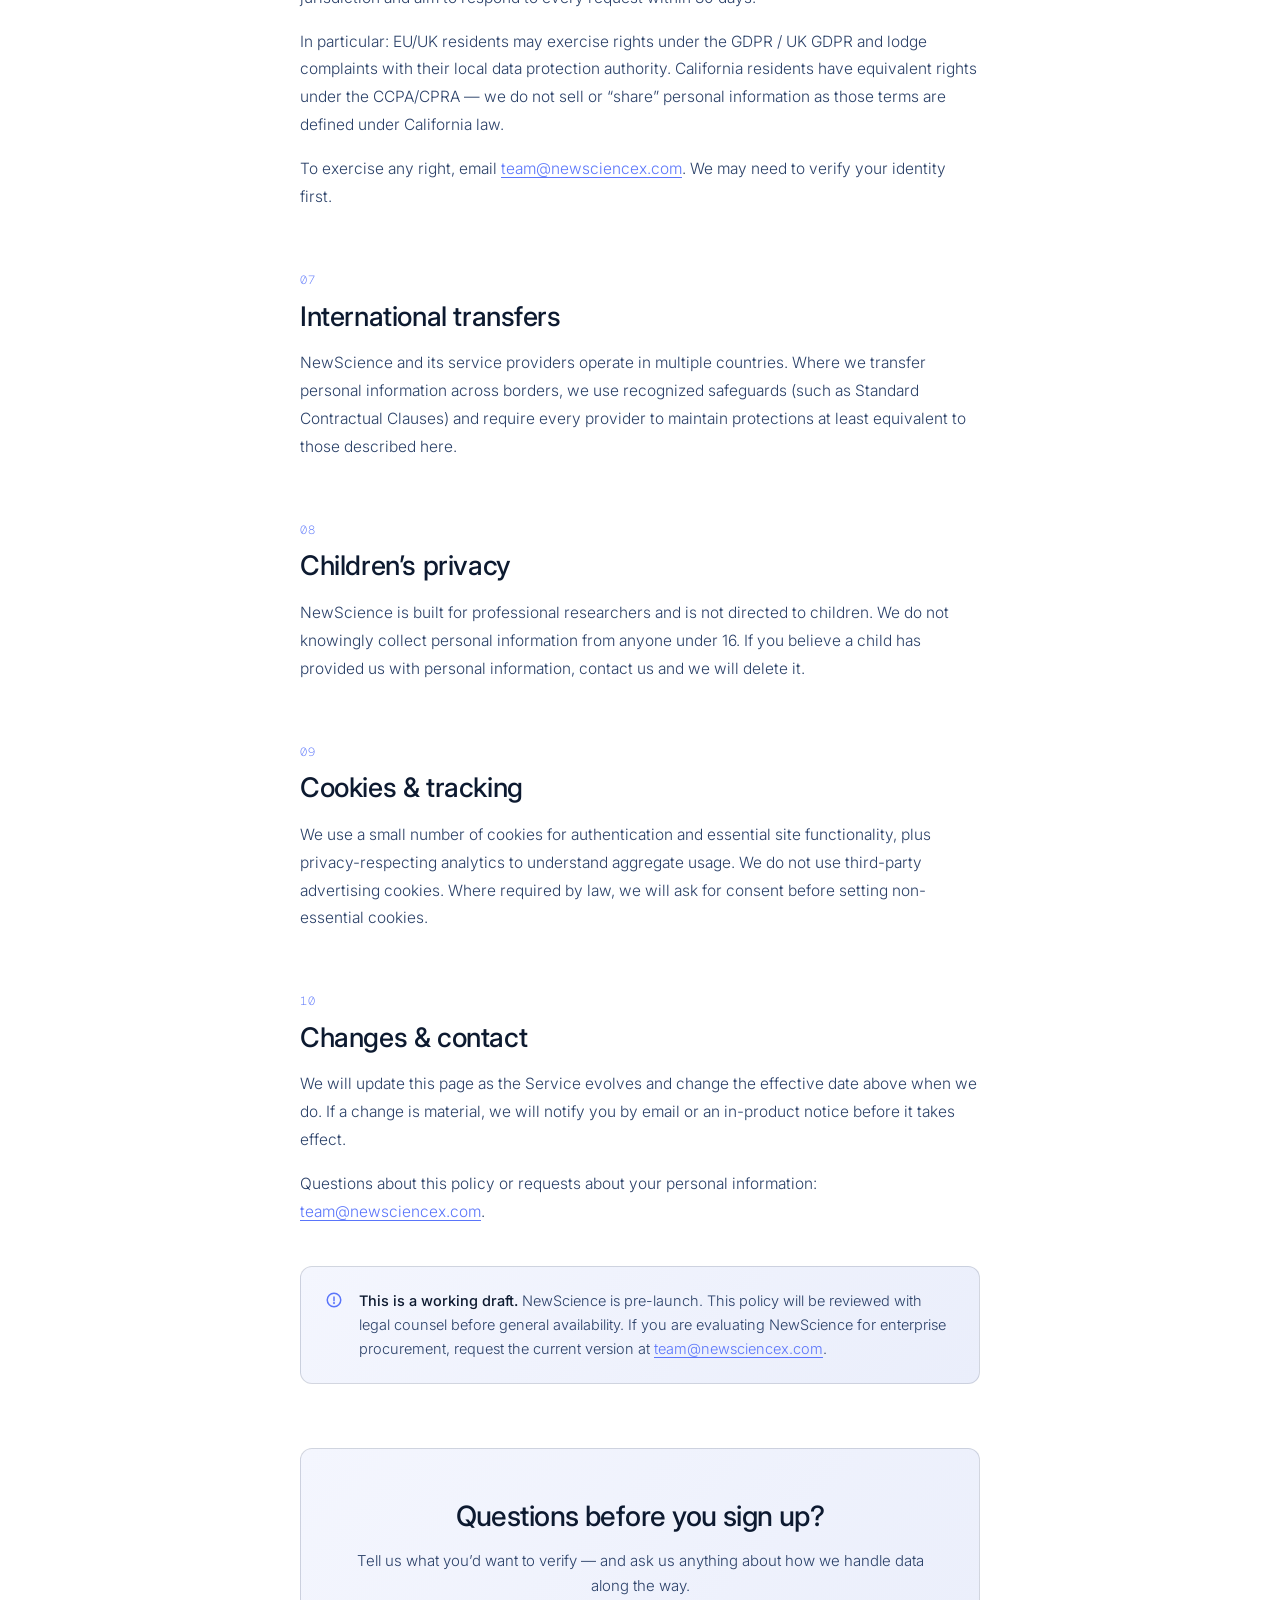
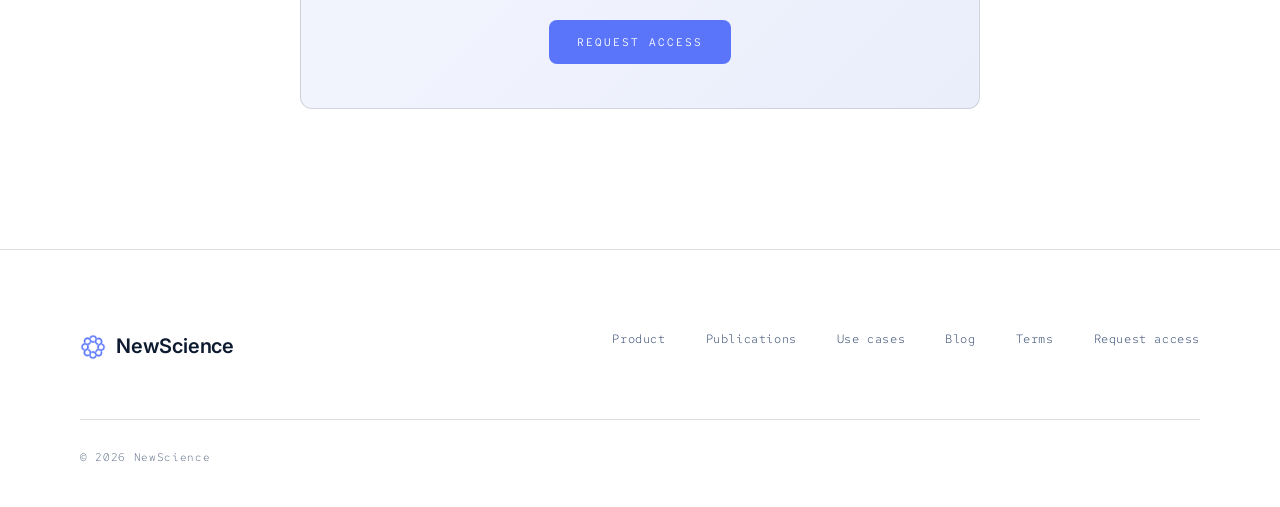
<file: privacy-policy.html>
<!DOCTYPE html>
<html lang="en">
<head>
<meta charset="UTF-8" />
<meta name="viewport" content="width=device-width, initial-scale=1.0" />
<title>Privacy Policy — NewScience</title>
<meta name="description" content="How NewScience collects, uses, and protects information across the research agent, verification layer, and reproduce engine." />
<link rel="preconnect" href="https://fonts.googleapis.com" />
<link rel="preconnect" href="https://fonts.gstatic.com" crossorigin />
<link href="https://fonts.googleapis.com/css2?family=Inter:wght@300;400;500;600&family=Red+Hat+Mono:wght@400;500&display=swap" rel="stylesheet" />
<link rel="stylesheet" href="shared.css" />
<style>
  :target { scroll-margin-top: 96px; }

  .art-head { margin-bottom: 40px; }
  .art-head .label { display: block; margin-bottom: 22px; }
  .art-head h1 {
    font-family: var(--display); font-weight: 500; font-size: clamp(32px, 5vw, 54px);
    line-height: 1.1; letter-spacing: -0.028em; margin-bottom: 20px;
  }
  .art-lede { font-size: 18px; line-height: 1.72; color: var(--ink-soft); font-weight: 300; }
  .art-cta { margin-top: 64px; }

  .legal-toc { margin: 36px 0 8px; padding: 8px; border: 1px solid var(--line); border-radius: var(--radius-md); }
  .legal-toc-top {
    padding: 12px 14px 14px; margin-bottom: 4px; border-bottom: 1px solid var(--line);
    font-family: var(--mono); font-size: 10px; letter-spacing: 0.18em; text-transform: uppercase; color: var(--ink-muted);
  }
  .legal-toc-list { display: grid; grid-template-columns: 1fr 1fr; }
  .legal-toc-list a {
    display: flex; align-items: baseline; gap: 12px; padding: 10px 14px; border-radius: var(--radius-sm);
    text-decoration: none; font-family: var(--sans); font-weight: 400; font-size: 14.5px; color: var(--ink);
    transition: background 0.2s, color 0.2s;
  }
  .legal-toc-list a:hover { background: rgba(90,117,250,0.06); color: var(--cobalt); }
  .legal-toc-list a:focus-visible { outline: 2px solid var(--cobalt); outline-offset: -2px; }
  .legal-toc-list .tc-no { font-family: var(--mono); font-size: 11px; color: var(--ink-muted); min-width: 16px; }

  .legal-section { margin-top: 56px; padding-top: 4px; scroll-margin-top: 96px; }
  .legal-section .legal-no { font-family: var(--mono); font-size: 12px; letter-spacing: 0.08em; color: var(--cobalt); margin-bottom: 10px; display: block; }
  .legal-section h2 {
    font-family: var(--display); font-weight: 500; font-size: clamp(21px, 2.4vw, 27px);
    letter-spacing: -0.015em; color: var(--ink); margin-bottom: 16px; line-height: 1.2;
  }
  .legal-section p { font-size: 15.5px; line-height: 1.8; color: var(--ink-soft); font-weight: 300; margin-bottom: 16px; max-width: 68ch; }
  .legal-section p:last-child { margin-bottom: 0; }
  .legal-section ul { margin: 0 0 16px; padding: 0; max-width: 68ch; }
  .legal-section ul li {
    list-style: none; position: relative; padding-left: 22px; font-size: 15.5px; line-height: 1.75;
    color: var(--ink-soft); font-weight: 300; margin-bottom: 10px;
  }
  .legal-section ul li::before { content: '—'; position: absolute; left: 0; color: var(--cobalt); }
  .legal-section ul li strong { color: var(--ink); font-weight: 500; }
  .legal-section ul li:last-child { margin-bottom: 0; }

  .art-note {
    display: flex; gap: 16px; align-items: flex-start; margin: 40px 0 0; padding: 22px 24px;
    border: 1px solid var(--line); border-radius: var(--radius-md); background: linear-gradient(135deg,#f4f6fe 0%, #eaeefb 100%);
  }
  .art-note svg { flex: none; width: 18px; height: 18px; color: var(--cobalt); margin-top: 2px; }
  .art-note p { margin: 0; font-size: 14.5px; color: var(--ink-soft); line-height: 1.65; max-width: none; }
  .art-note p strong { color: var(--ink); }

  @media (max-width: 600px) { .legal-toc-list { grid-template-columns: 1fr; } }
</style>
<script>document.documentElement.classList.add('js-animations');</script>
</head>
<body>

<nav class="nav">
  <a class="wordmark" href="index.html"><img class="brand-mark" src="ns-mark.png" alt="" /> NewScience</a>
  <div class="nav-right">
    <a class="nav-link nav-links-hide" href="index.html">&larr; Back to site</a>
    <a class="nav-cta" href="#" data-open-join>Request access</a>
  </div>
</nav>

<main class="article" id="top">
  <div class="prose-wrap">

    <div class="art-head reveal">
      <span class="label">Legal</span>
      <h1>Privacy Policy</h1>
      <div class="art-meta">
        <span>Effective July 2, 2026</span><span class="art-dot">&bull;</span><span>NewScience</span>
      </div>
    </div>

    <article class="art-body reveal">
      <p class="art-lede">NewScience is building an AI research agent for biology. This policy explains what information we collect, why we collect it, and the choices you have. It applies to newsciencex.com, our waitlist and request-access forms, and — as we launch — the research agent itself (together, the &ldquo;Service&rdquo;).</p>

      <p>We wrote this to be read, not to bury the parts that matter. If anything here conflicts with our Terms of Service, the Terms govern use of the Service; this policy governs how we handle information.</p>

      <nav class="legal-toc" aria-label="Table of contents">
        <div class="legal-toc-top">Contents</div>
        <div class="legal-toc-list">
          <a href="#information-we-collect"><span class="tc-no">01</span><span>Information we collect</span></a>
          <a href="#how-we-use-it"><span class="tc-no">02</span><span>How we use information</span></a>
          <a href="#ai-and-your-data"><span class="tc-no">03</span><span>AI &amp; your data</span></a>
          <a href="#sharing"><span class="tc-no">04</span><span>How we share information</span></a>
          <a href="#retention-and-security"><span class="tc-no">05</span><span>Retention &amp; security</span></a>
          <a href="#your-rights"><span class="tc-no">06</span><span>Your rights &amp; choices</span></a>
          <a href="#transfers"><span class="tc-no">07</span><span>International transfers</span></a>
          <a href="#children"><span class="tc-no">08</span><span>Children&rsquo;s privacy</span></a>
          <a href="#cookies"><span class="tc-no">09</span><span>Cookies &amp; tracking</span></a>
          <a href="#changes"><span class="tc-no">10</span><span>Changes &amp; contact</span></a>
        </div>
      </nav>

      <section class="legal-section" id="information-we-collect">
        <span class="legal-no">01</span>
        <h2>Information we collect</h2>
        <ul>
          <li><strong>Contact information.</strong> Name, email address, institution or company, and role when you join the waitlist, request access, or create an account.</li>
          <li><strong>Content you provide.</strong> Queries, documents, and descriptions you submit to the Service.</li>
          <li><strong>Usage &amp; device data.</strong> Pages viewed, features used, IP address, browser type, and standard server logs — collected to keep the Service working and to understand how it is used.</li>
          <li><strong>Communications.</strong> Support requests, emails, and feedback you send us.</li>
        </ul>
      </section>

      <section class="legal-section" id="how-we-use-it">
        <span class="legal-no">02</span>
        <h2>How we use information</h2>
        <p>We use the information above to:</p>
        <ul>
          <li>Operate and improve the Service — running queries, generating reports, and maintaining your account.</li>
          <li>Communicate with you about access and product updates, and — only if you opt in — research or product announcements.</li>
          <li>Monitor and secure the Service, including diagnosing errors and abuse.</li>
          <li>Meet legal and regulatory obligations.</li>
        </ul>
        <p>We do not sell personal information. We do not use your content to build advertising profiles. There is no advertising on NewScience.</p>
      </section>

      <section class="legal-section" id="ai-and-your-data">
        <span class="legal-no">03</span>
        <h2>AI &amp; your data</h2>
        <p>NewScience uses AI models to retrieve, rank, and verify published scientific literature. Some processing runs on our own infrastructure; some uses third-party model and compute providers (see <a href="#sharing">Section&nbsp;4</a>).</p>
        <ul>
          <li><strong>We do not train models on your private content</strong> — documents you upload, unpublished work, or workspace data — without your explicit, separate consent. Published literature we index is, by definition, already public.</li>
          <li><strong>This is not a clinical or patient-facing product.</strong> NewScience operates over the public scientific literature and whatever your organization chooses to import. Do not submit protected health information or patient-level clinical data through the Service.</li>
          <li><strong>Research content you import</strong> is treated as confidential: encrypted at rest and in transit, accessible only to the systems and staff needed to run your request, and deletable on your request.</li>
        </ul>
      </section>

      <section class="legal-section" id="sharing">
        <span class="legal-no">04</span>
        <h2>How we share information</h2>
        <p>We share information only with the parties needed to run the Service — never with advertisers or data brokers.</p>
        <ul>
          <li><strong>Service providers.</strong> Cloud hosting, AI model and inference providers, email delivery, and analytics. Each is bound by agreements limiting their use of your data to providing the service we engaged them for.</li>
          <li><strong>Legal &amp; safety.</strong> When required by law, or to protect the rights, property, or safety of NewScience, our users, or the public.</li>
          <li><strong>Corporate transactions.</strong> If NewScience is involved in a merger, acquisition, or asset sale, information may transfer as part of that transaction under equivalent protections.</li>
        </ul>
      </section>

      <section class="legal-section" id="retention-and-security">
        <span class="legal-no">05</span>
        <h2>Retention &amp; security</h2>
        <p>We keep your information for as long as your account is active, plus a limited period afterward to meet legal and accounting obligations. You can request deletion of your account and associated personal data at any time (see <a href="#your-rights">Section&nbsp;6</a>).</p>
        <p>We use encryption in transit and at rest, access controls, and audit logging. No system is 100% secure; if we become aware of a breach affecting your personal information, we will notify you and any relevant authority as required by applicable law.</p>
      </section>

      <section class="legal-section" id="your-rights">
        <span class="legal-no">06</span>
        <h2>Your rights &amp; choices</h2>
        <p>Depending on where you are located, you may have the right to access, correct, delete, or export your personal information; to object to or restrict certain processing; and to withdraw consent where processing is consent-based. We respect these rights regardless of jurisdiction and aim to respond to every request within 30 days.</p>
        <p>In particular: EU/UK residents may exercise rights under the GDPR / UK GDPR and lodge complaints with their local data protection authority. California residents have equivalent rights under the CCPA/CPRA — we do not sell or &ldquo;share&rdquo; personal information as those terms are defined under California law.</p>
        <p>To exercise any right, email <a href="mailto:team@newsciencex.com">team@newsciencex.com</a>. We may need to verify your identity first.</p>
      </section>

      <section class="legal-section" id="transfers">
        <span class="legal-no">07</span>
        <h2>International transfers</h2>
        <p>NewScience and its service providers operate in multiple countries. Where we transfer personal information across borders, we use recognized safeguards (such as Standard Contractual Clauses) and require every provider to maintain protections at least equivalent to those described here.</p>
      </section>

      <section class="legal-section" id="children">
        <span class="legal-no">08</span>
        <h2>Children&rsquo;s privacy</h2>
        <p>NewScience is built for professional researchers and is not directed to children. We do not knowingly collect personal information from anyone under 16. If you believe a child has provided us with personal information, contact us and we will delete it.</p>
      </section>

      <section class="legal-section" id="cookies">
        <span class="legal-no">09</span>
        <h2>Cookies &amp; tracking</h2>
        <p>We use a small number of cookies for authentication and essential site functionality, plus privacy-respecting analytics to understand aggregate usage. We do not use third-party advertising cookies. Where required by law, we will ask for consent before setting non-essential cookies.</p>
      </section>

      <section class="legal-section" id="changes">
        <span class="legal-no">10</span>
        <h2>Changes &amp; contact</h2>
        <p>We will update this page as the Service evolves and change the effective date above when we do. If a change is material, we will notify you by email or an in-product notice before it takes effect.</p>
        <p>Questions about this policy or requests about your personal information: <a href="mailto:team@newsciencex.com">team@newsciencex.com</a>.</p>
      </section>

      <div class="art-note reveal">
        <svg viewBox="0 0 24 24" fill="none" stroke="currentColor" stroke-width="2" stroke-linecap="round" stroke-linejoin="round"><circle cx="12" cy="12" r="9"/><path d="M12 8v5"/><circle cx="12" cy="16" r="0.5" fill="currentColor"/></svg>
        <p><strong>This is a working draft.</strong> NewScience is pre-launch. This policy will be reviewed with legal counsel before general availability. If you are evaluating NewScience for enterprise procurement, request the current version at <a href="mailto:team@newsciencex.com">team@newsciencex.com</a>.</p>
      </div>
    </article>

    <div class="art-cta reveal">
      <h3>Questions before you sign up?</h3>
      <p>Tell us what you&rsquo;d want to verify — and ask us anything about how we handle data along the way.</p>
      <button type="button" class="btn-primary" data-open-join>Request access</button>
    </div>

  </div>
</main>

<footer>
  <div class="wrap">
    <div class="foot-grid">
      <div class="foot-word"><img src="ns-mark.png" alt="" /> NewScience</div>
      <div class="foot-links">
        <a href="index.html#product">Product</a>
        <a href="index.html#proof">Publications</a>
        <a href="use-cases.html">Use cases</a>
        <a href="blog.html">Blog</a>
        <a href="terms.html">Terms</a>
        <a href="#" data-open-join>Request access</a>
      </div>
    </div>
    <div class="foot-bottom">
      <span>© 2026 NewScience</span>
    </div>
  </div>
</footer>

<div class="modal" id="joinModal" aria-hidden="true">
  <div class="modal-overlay" data-close></div>
  <div class="modal-card" role="dialog" aria-modal="true" aria-labelledby="joinTitle">
    <button class="modal-close" type="button" data-close aria-label="Close">Close</button>
    <h2 id="joinTitle">Request access</h2>
    <p class="modal-sub">Tell us where you work and what you&rsquo;d want to verify. We&rsquo;re onboarding computational biologists and the teams who carry decision risk on published claims.</p>
    <form class="modal-form" id="joinForm" novalidate>
      <label class="field"><span>Full name *</span><input type="text" name="name" autocomplete="name" required /></label>
      <label class="field"><span>Email address *</span><input type="email" name="email" autocomplete="email" required /></label>
      <label class="field"><span>Institution / company *</span><input type="text" name="institution" autocomplete="organization" required /></label>
      <label class="field"><span>Role / title *</span><input type="text" name="title" autocomplete="organization-title" required /></label>
      <label class="field"><span>What would you want to verify? *</span><textarea name="contribute" rows="4" placeholder="The methods, structures, or claims you'd want re-run — and how you'd like to get involved." required></textarea></label>
      <button type="submit" class="btn-primary modal-submit">Request access</button>
    </form>
    <div class="modal-success" id="joinSuccess" hidden>
      <h3>Thanks — we&rsquo;ve noted your details.</h3>
      <p>We&rsquo;ll be in touch about getting you access and what you&rsquo;d like to verify.</p>
    </div>
  </div>
</div>

<script src="shared.js"></script>
</body>
</html>
</file>
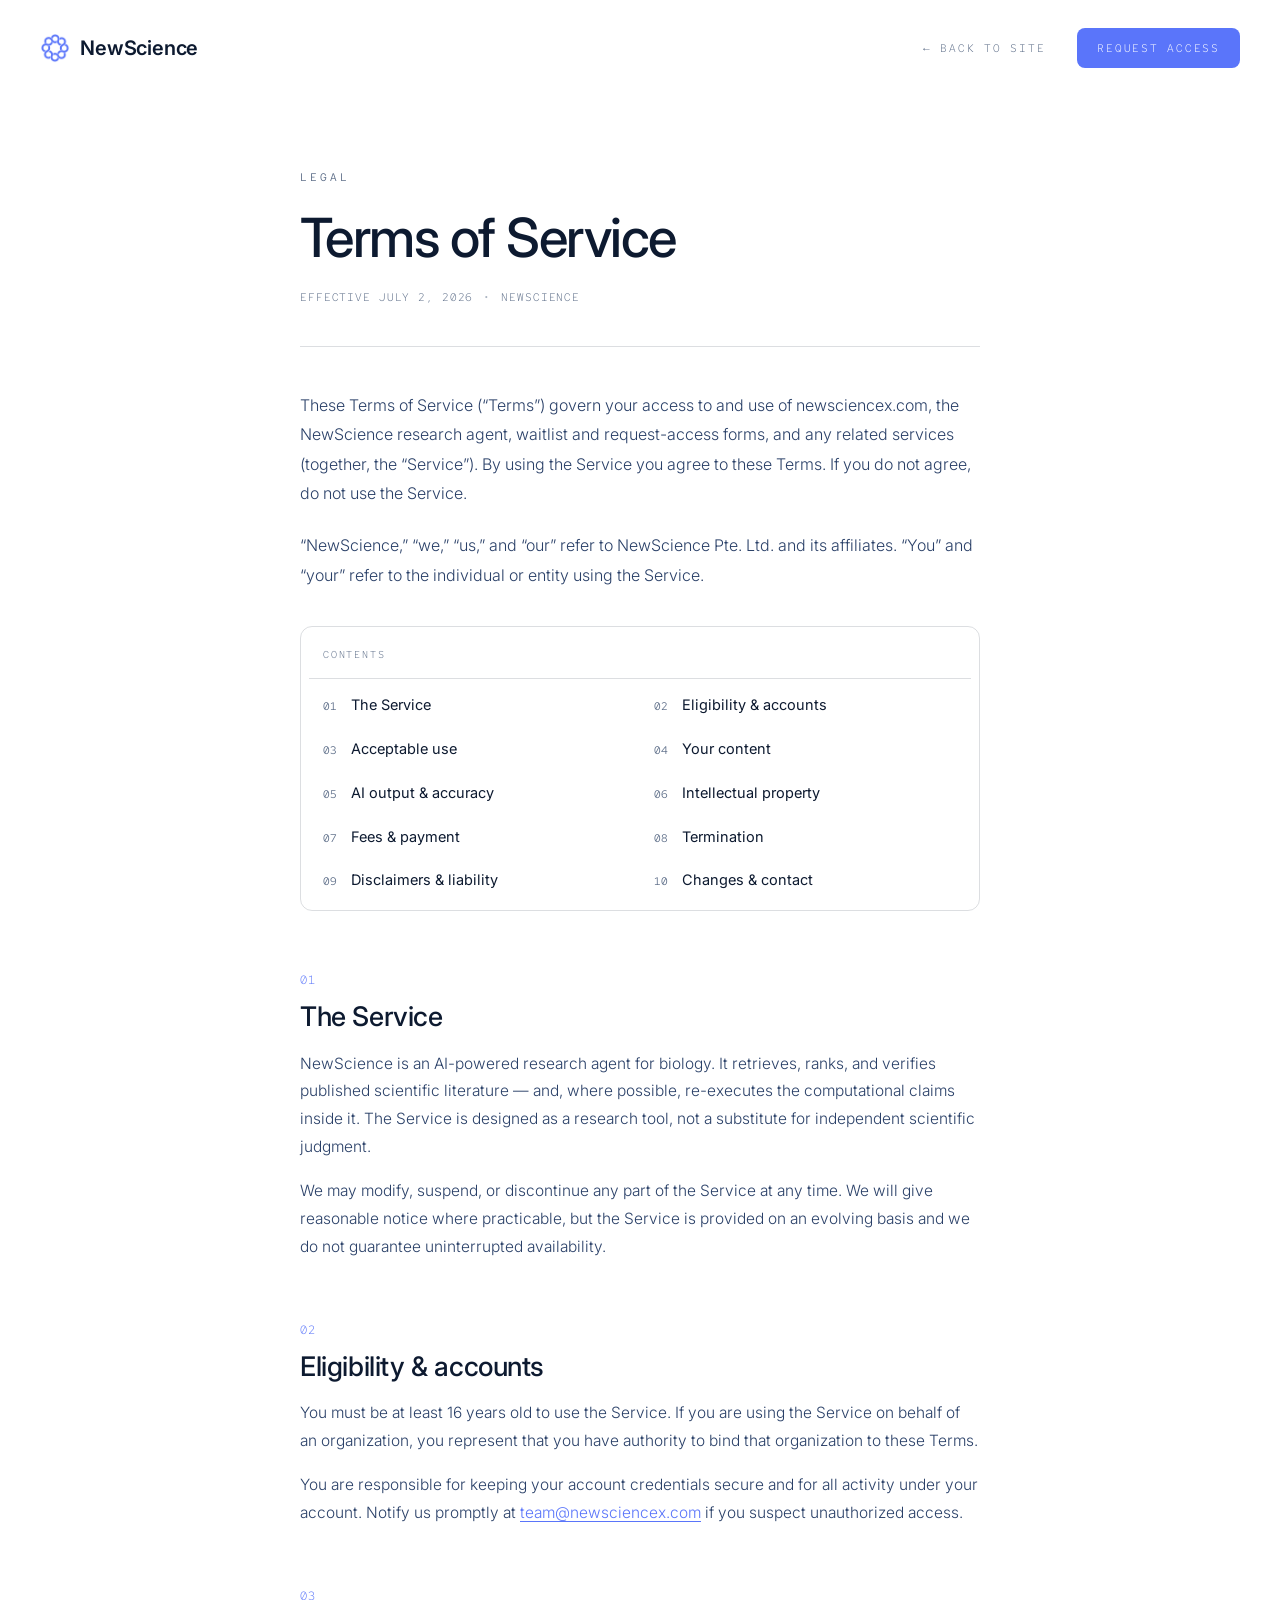
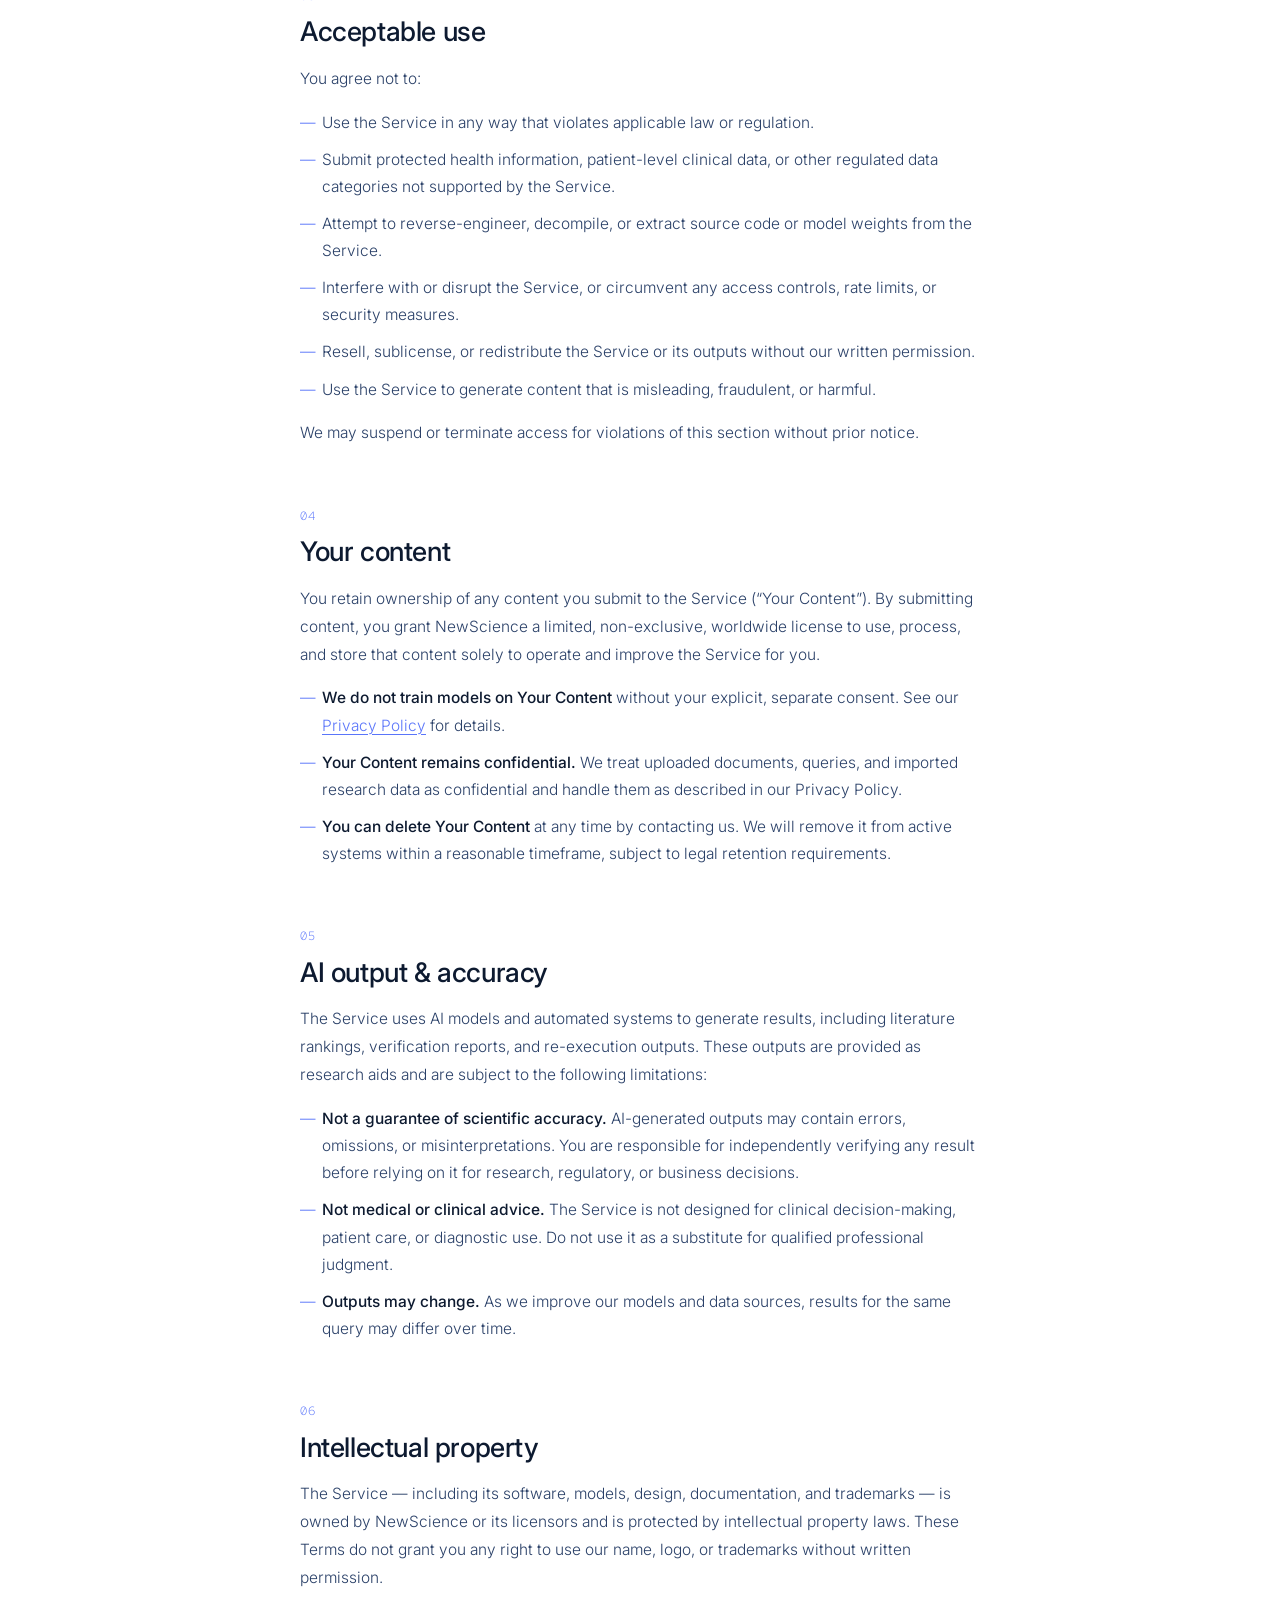
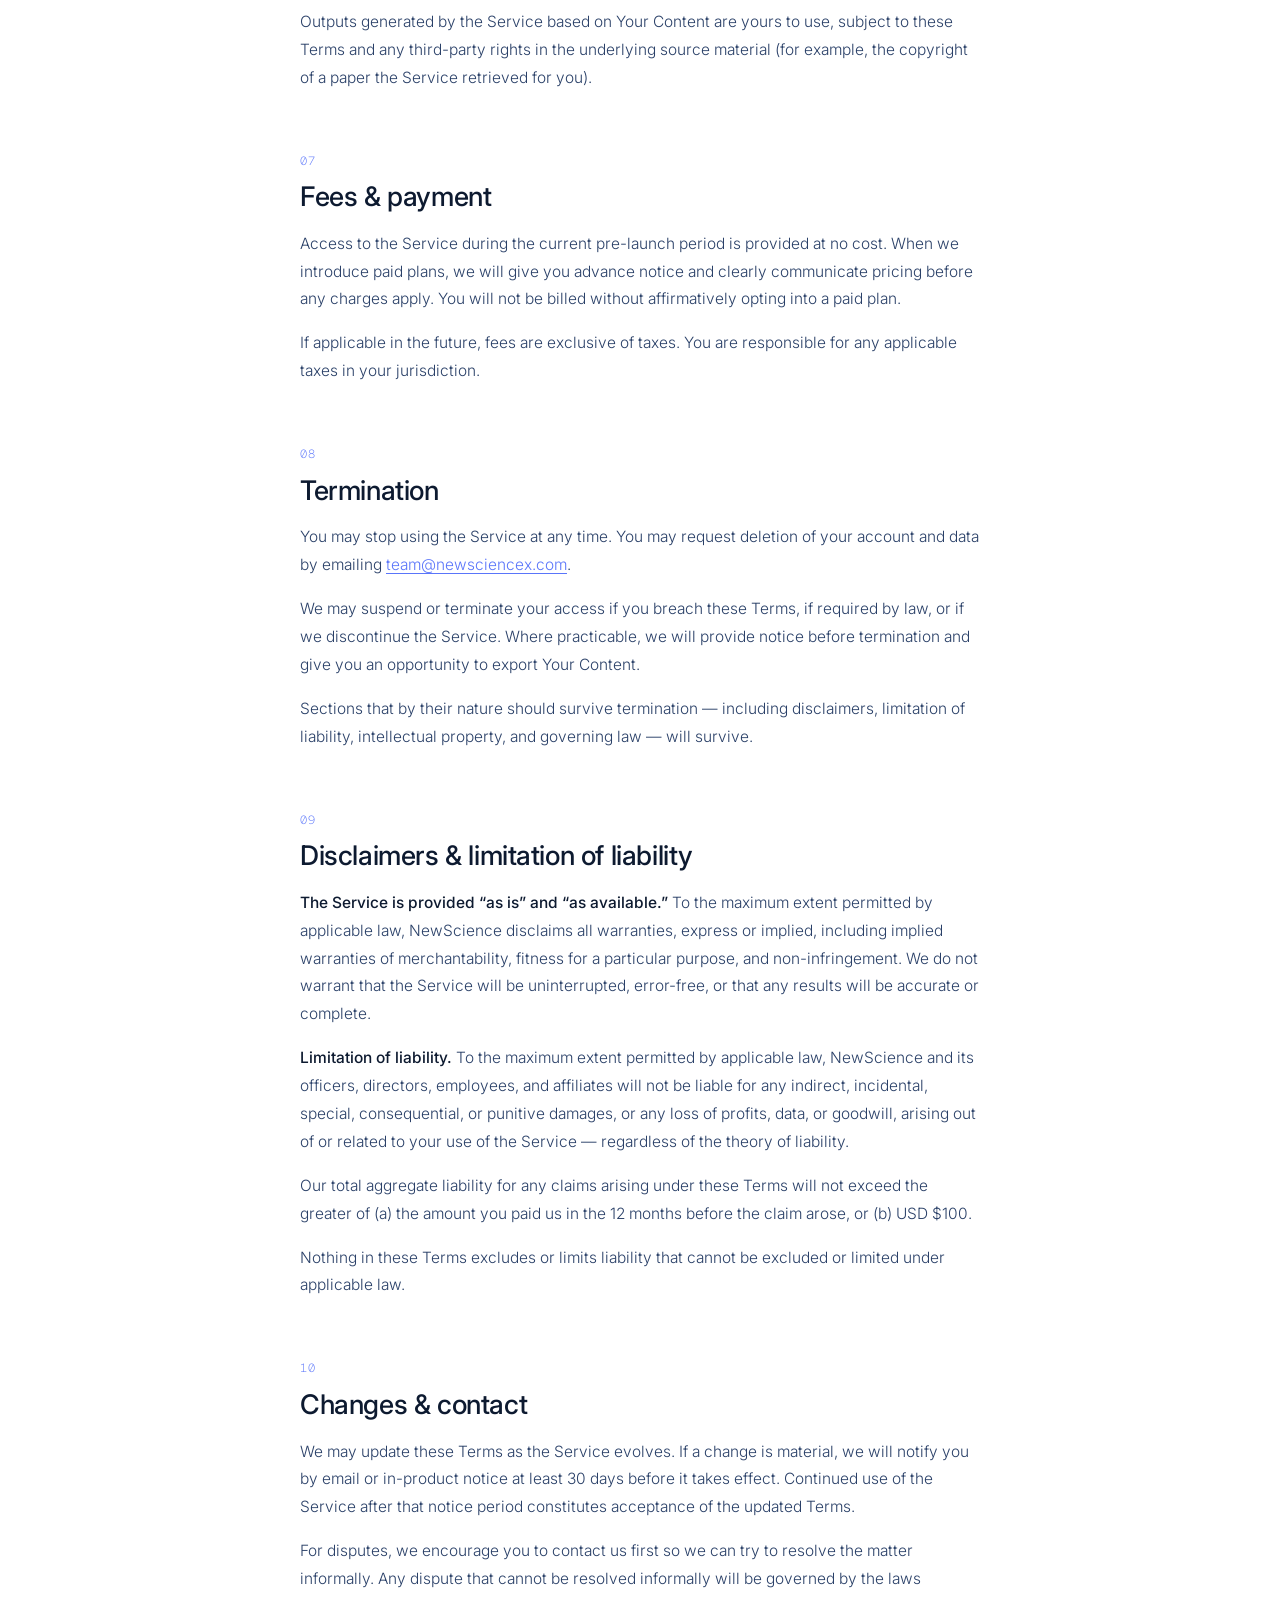
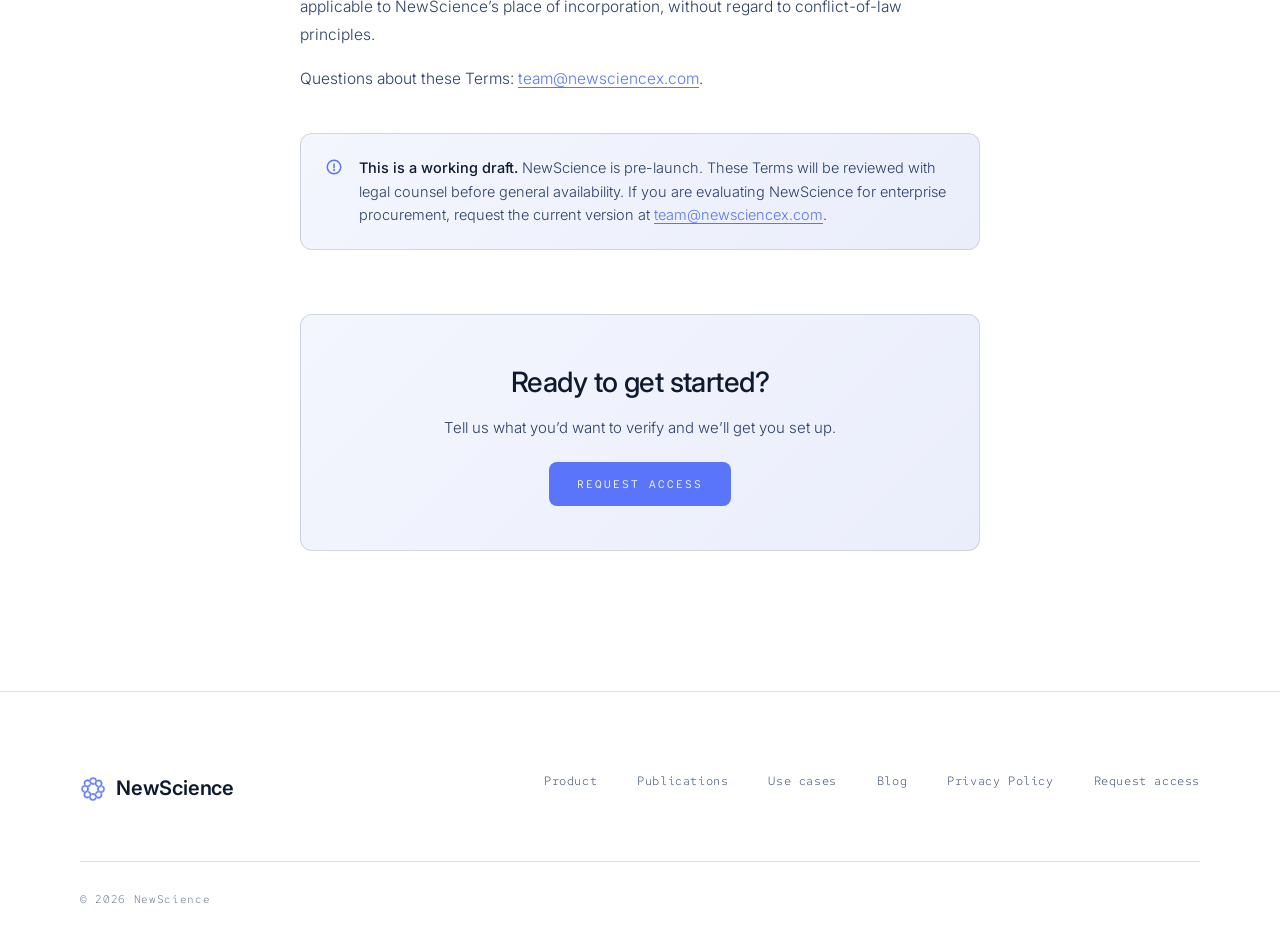
<file: terms.html>
<!DOCTYPE html>
<html lang="en">
<head>
<meta charset="UTF-8" />
<meta name="viewport" content="width=device-width, initial-scale=1.0" />
<title>Terms of Service — NewScience</title>
<meta name="description" content="Terms governing your use of NewScience, the AI research agent for biology." />
<link rel="preconnect" href="https://fonts.googleapis.com" />
<link rel="preconnect" href="https://fonts.gstatic.com" crossorigin />
<link href="https://fonts.googleapis.com/css2?family=Inter:wght@300;400;500;600&family=Red+Hat+Mono:wght@400;500&display=swap" rel="stylesheet" />
<link rel="stylesheet" href="shared.css" />
<style>
  :target { scroll-margin-top: 96px; }

  .art-head { margin-bottom: 40px; }
  .art-head .label { display: block; margin-bottom: 22px; }
  .art-head h1 {
    font-family: var(--display); font-weight: 500; font-size: clamp(32px, 5vw, 54px);
    line-height: 1.1; letter-spacing: -0.028em; margin-bottom: 20px;
  }
  .art-lede { font-size: 18px; line-height: 1.72; color: var(--ink-soft); font-weight: 300; }
  .art-cta { margin-top: 64px; }

  .legal-toc { margin: 36px 0 8px; padding: 8px; border: 1px solid var(--line); border-radius: var(--radius-md); }
  .legal-toc-top {
    padding: 12px 14px 14px; margin-bottom: 4px; border-bottom: 1px solid var(--line);
    font-family: var(--mono); font-size: 10px; letter-spacing: 0.18em; text-transform: uppercase; color: var(--ink-muted);
  }
  .legal-toc-list { display: grid; grid-template-columns: 1fr 1fr; }
  .legal-toc-list a {
    display: flex; align-items: baseline; gap: 12px; padding: 10px 14px; border-radius: var(--radius-sm);
    text-decoration: none; font-family: var(--sans); font-weight: 400; font-size: 14.5px; color: var(--ink);
    transition: background 0.2s, color 0.2s;
  }
  .legal-toc-list a:hover { background: rgba(90,117,250,0.06); color: var(--cobalt); }
  .legal-toc-list a:focus-visible { outline: 2px solid var(--cobalt); outline-offset: -2px; }
  .legal-toc-list .tc-no { font-family: var(--mono); font-size: 11px; color: var(--ink-muted); min-width: 16px; }

  .legal-section { margin-top: 56px; padding-top: 4px; scroll-margin-top: 96px; }
  .legal-section .legal-no { font-family: var(--mono); font-size: 12px; letter-spacing: 0.08em; color: var(--cobalt); margin-bottom: 10px; display: block; }
  .legal-section h2 {
    font-family: var(--display); font-weight: 500; font-size: clamp(21px, 2.4vw, 27px);
    letter-spacing: -0.015em; color: var(--ink); margin-bottom: 16px; line-height: 1.2;
  }
  .legal-section p { font-size: 15.5px; line-height: 1.8; color: var(--ink-soft); font-weight: 300; margin-bottom: 16px; max-width: 68ch; }
  .legal-section p:last-child { margin-bottom: 0; }
  .legal-section ul { margin: 0 0 16px; padding: 0; max-width: 68ch; }
  .legal-section ul li {
    list-style: none; position: relative; padding-left: 22px; font-size: 15.5px; line-height: 1.75;
    color: var(--ink-soft); font-weight: 300; margin-bottom: 10px;
  }
  .legal-section ul li::before { content: '—'; position: absolute; left: 0; color: var(--cobalt); }
  .legal-section ul li strong { color: var(--ink); font-weight: 500; }
  .legal-section ul li:last-child { margin-bottom: 0; }

  .art-note {
    display: flex; gap: 16px; align-items: flex-start; margin: 40px 0 0; padding: 22px 24px;
    border: 1px solid var(--line); border-radius: var(--radius-md); background: linear-gradient(135deg,#f4f6fe 0%, #eaeefb 100%);
  }
  .art-note svg { flex: none; width: 18px; height: 18px; color: var(--cobalt); margin-top: 2px; }
  .art-note p { margin: 0; font-size: 14.5px; color: var(--ink-soft); line-height: 1.65; max-width: none; }
  .art-note p strong { color: var(--ink); }

  @media (max-width: 600px) { .legal-toc-list { grid-template-columns: 1fr; } }
</style>
<script>document.documentElement.classList.add('js-animations');</script>
</head>
<body>

<nav class="nav">
  <a class="wordmark" href="index.html"><img class="brand-mark" src="ns-mark.png" alt="" /> NewScience</a>
  <div class="nav-right">
    <a class="nav-link nav-links-hide" href="index.html">&larr; Back to site</a>
    <a class="nav-cta" href="#" data-open-join>Request access</a>
  </div>
</nav>

<main class="article" id="top">
  <div class="prose-wrap">

    <div class="art-head reveal">
      <span class="label">Legal</span>
      <h1>Terms of Service</h1>
      <div class="art-meta">
        <span>Effective July 2, 2026</span><span class="art-dot">&bull;</span><span>NewScience</span>
      </div>
    </div>

    <article class="art-body reveal">
      <p class="art-lede">These Terms of Service (&ldquo;Terms&rdquo;) govern your access to and use of newsciencex.com, the NewScience research agent, waitlist and request-access forms, and any related services (together, the &ldquo;Service&rdquo;). By using the Service you agree to these Terms. If you do not agree, do not use the Service.</p>

      <p>&ldquo;NewScience,&rdquo; &ldquo;we,&rdquo; &ldquo;us,&rdquo; and &ldquo;our&rdquo; refer to NewScience Pte. Ltd. and its affiliates. &ldquo;You&rdquo; and &ldquo;your&rdquo; refer to the individual or entity using the Service.</p>

      <nav class="legal-toc" aria-label="Table of contents">
        <div class="legal-toc-top">Contents</div>
        <div class="legal-toc-list">
          <a href="#the-service"><span class="tc-no">01</span><span>The Service</span></a>
          <a href="#eligibility"><span class="tc-no">02</span><span>Eligibility &amp; accounts</span></a>
          <a href="#acceptable-use"><span class="tc-no">03</span><span>Acceptable use</span></a>
          <a href="#your-content"><span class="tc-no">04</span><span>Your content</span></a>
          <a href="#ai-output"><span class="tc-no">05</span><span>AI output &amp; accuracy</span></a>
          <a href="#ip"><span class="tc-no">06</span><span>Intellectual property</span></a>
          <a href="#fees"><span class="tc-no">07</span><span>Fees &amp; payment</span></a>
          <a href="#termination"><span class="tc-no">08</span><span>Termination</span></a>
          <a href="#disclaimers"><span class="tc-no">09</span><span>Disclaimers &amp; liability</span></a>
          <a href="#changes"><span class="tc-no">10</span><span>Changes &amp; contact</span></a>
        </div>
      </nav>

      <section class="legal-section" id="the-service">
        <span class="legal-no">01</span>
        <h2>The Service</h2>
        <p>NewScience is an AI-powered research agent for biology. It retrieves, ranks, and verifies published scientific literature — and, where possible, re-executes the computational claims inside it. The Service is designed as a research tool, not a substitute for independent scientific judgment.</p>
        <p>We may modify, suspend, or discontinue any part of the Service at any time. We will give reasonable notice where practicable, but the Service is provided on an evolving basis and we do not guarantee uninterrupted availability.</p>
      </section>

      <section class="legal-section" id="eligibility">
        <span class="legal-no">02</span>
        <h2>Eligibility &amp; accounts</h2>
        <p>You must be at least 16 years old to use the Service. If you are using the Service on behalf of an organization, you represent that you have authority to bind that organization to these Terms.</p>
        <p>You are responsible for keeping your account credentials secure and for all activity under your account. Notify us promptly at <a href="mailto:team@newsciencex.com">team@newsciencex.com</a> if you suspect unauthorized access.</p>
      </section>

      <section class="legal-section" id="acceptable-use">
        <span class="legal-no">03</span>
        <h2>Acceptable use</h2>
        <p>You agree not to:</p>
        <ul>
          <li>Use the Service in any way that violates applicable law or regulation.</li>
          <li>Submit protected health information, patient-level clinical data, or other regulated data categories not supported by the Service.</li>
          <li>Attempt to reverse-engineer, decompile, or extract source code or model weights from the Service.</li>
          <li>Interfere with or disrupt the Service, or circumvent any access controls, rate limits, or security measures.</li>
          <li>Resell, sublicense, or redistribute the Service or its outputs without our written permission.</li>
          <li>Use the Service to generate content that is misleading, fraudulent, or harmful.</li>
        </ul>
        <p>We may suspend or terminate access for violations of this section without prior notice.</p>
      </section>

      <section class="legal-section" id="your-content">
        <span class="legal-no">04</span>
        <h2>Your content</h2>
        <p>You retain ownership of any content you submit to the Service (&ldquo;Your Content&rdquo;). By submitting content, you grant NewScience a limited, non-exclusive, worldwide license to use, process, and store that content solely to operate and improve the Service for you.</p>
        <ul>
          <li><strong>We do not train models on Your Content</strong> without your explicit, separate consent. See our <a href="privacy-policy.html">Privacy Policy</a> for details.</li>
          <li><strong>Your Content remains confidential.</strong> We treat uploaded documents, queries, and imported research data as confidential and handle them as described in our Privacy Policy.</li>
          <li><strong>You can delete Your Content</strong> at any time by contacting us. We will remove it from active systems within a reasonable timeframe, subject to legal retention requirements.</li>
        </ul>
      </section>

      <section class="legal-section" id="ai-output">
        <span class="legal-no">05</span>
        <h2>AI output &amp; accuracy</h2>
        <p>The Service uses AI models and automated systems to generate results, including literature rankings, verification reports, and re-execution outputs. These outputs are provided as research aids and are subject to the following limitations:</p>
        <ul>
          <li><strong>Not a guarantee of scientific accuracy.</strong> AI-generated outputs may contain errors, omissions, or misinterpretations. You are responsible for independently verifying any result before relying on it for research, regulatory, or business decisions.</li>
          <li><strong>Not medical or clinical advice.</strong> The Service is not designed for clinical decision-making, patient care, or diagnostic use. Do not use it as a substitute for qualified professional judgment.</li>
          <li><strong>Outputs may change.</strong> As we improve our models and data sources, results for the same query may differ over time.</li>
        </ul>
      </section>

      <section class="legal-section" id="ip">
        <span class="legal-no">06</span>
        <h2>Intellectual property</h2>
        <p>The Service — including its software, models, design, documentation, and trademarks — is owned by NewScience or its licensors and is protected by intellectual property laws. These Terms do not grant you any right to use our name, logo, or trademarks without written permission.</p>
        <p>Outputs generated by the Service based on Your Content are yours to use, subject to these Terms and any third-party rights in the underlying source material (for example, the copyright of a paper the Service retrieved for you).</p>
      </section>

      <section class="legal-section" id="fees">
        <span class="legal-no">07</span>
        <h2>Fees &amp; payment</h2>
        <p>Access to the Service during the current pre-launch period is provided at no cost. When we introduce paid plans, we will give you advance notice and clearly communicate pricing before any charges apply. You will not be billed without affirmatively opting into a paid plan.</p>
        <p>If applicable in the future, fees are exclusive of taxes. You are responsible for any applicable taxes in your jurisdiction.</p>
      </section>

      <section class="legal-section" id="termination">
        <span class="legal-no">08</span>
        <h2>Termination</h2>
        <p>You may stop using the Service at any time. You may request deletion of your account and data by emailing <a href="mailto:team@newsciencex.com">team@newsciencex.com</a>.</p>
        <p>We may suspend or terminate your access if you breach these Terms, if required by law, or if we discontinue the Service. Where practicable, we will provide notice before termination and give you an opportunity to export Your Content.</p>
        <p>Sections that by their nature should survive termination — including disclaimers, limitation of liability, intellectual property, and governing law — will survive.</p>
      </section>

      <section class="legal-section" id="disclaimers">
        <span class="legal-no">09</span>
        <h2>Disclaimers &amp; limitation of liability</h2>
        <p><strong>The Service is provided &ldquo;as is&rdquo; and &ldquo;as available.&rdquo;</strong> To the maximum extent permitted by applicable law, NewScience disclaims all warranties, express or implied, including implied warranties of merchantability, fitness for a particular purpose, and non-infringement. We do not warrant that the Service will be uninterrupted, error-free, or that any results will be accurate or complete.</p>
        <p><strong>Limitation of liability.</strong> To the maximum extent permitted by applicable law, NewScience and its officers, directors, employees, and affiliates will not be liable for any indirect, incidental, special, consequential, or punitive damages, or any loss of profits, data, or goodwill, arising out of or related to your use of the Service — regardless of the theory of liability.</p>
        <p>Our total aggregate liability for any claims arising under these Terms will not exceed the greater of (a) the amount you paid us in the 12 months before the claim arose, or (b) USD $100.</p>
        <p>Nothing in these Terms excludes or limits liability that cannot be excluded or limited under applicable law.</p>
      </section>

      <section class="legal-section" id="changes">
        <span class="legal-no">10</span>
        <h2>Changes &amp; contact</h2>
        <p>We may update these Terms as the Service evolves. If a change is material, we will notify you by email or in-product notice at least 30 days before it takes effect. Continued use of the Service after that notice period constitutes acceptance of the updated Terms.</p>
        <p>For disputes, we encourage you to contact us first so we can try to resolve the matter informally. Any dispute that cannot be resolved informally will be governed by the laws applicable to NewScience&rsquo;s place of incorporation, without regard to conflict-of-law principles.</p>
        <p>Questions about these Terms: <a href="mailto:team@newsciencex.com">team@newsciencex.com</a>.</p>
      </section>

      <div class="art-note reveal">
        <svg viewBox="0 0 24 24" fill="none" stroke="currentColor" stroke-width="2" stroke-linecap="round" stroke-linejoin="round"><circle cx="12" cy="12" r="9"/><path d="M12 8v5"/><circle cx="12" cy="16" r="0.5" fill="currentColor"/></svg>
        <p><strong>This is a working draft.</strong> NewScience is pre-launch. These Terms will be reviewed with legal counsel before general availability. If you are evaluating NewScience for enterprise procurement, request the current version at <a href="mailto:team@newsciencex.com">team@newsciencex.com</a>.</p>
      </div>
    </article>

    <div class="art-cta reveal">
      <h3>Ready to get started?</h3>
      <p>Tell us what you&rsquo;d want to verify and we&rsquo;ll get you set up.</p>
      <button type="button" class="btn-primary" data-open-join>Request access</button>
    </div>

  </div>
</main>

<footer>
  <div class="wrap">
    <div class="foot-grid">
      <div class="foot-word"><img src="ns-mark.png" alt="" /> NewScience</div>
      <div class="foot-links">
        <a href="index.html#product">Product</a>
        <a href="index.html#proof">Publications</a>
        <a href="use-cases.html">Use cases</a>
        <a href="blog.html">Blog</a>
        <a href="privacy-policy.html">Privacy Policy</a>
        <a href="#" data-open-join>Request access</a>
      </div>
    </div>
    <div class="foot-bottom">
      <span>&copy; 2026 NewScience</span>
    </div>
  </div>
</footer>

<div class="modal" id="joinModal" aria-hidden="true">
  <div class="modal-overlay" data-close></div>
  <div class="modal-card" role="dialog" aria-modal="true" aria-labelledby="joinTitle">
    <button class="modal-close" type="button" data-close aria-label="Close">Close</button>
    <h2 id="joinTitle">Request access</h2>
    <p class="modal-sub">Tell us where you work and what you&rsquo;d want to verify. We&rsquo;re onboarding computational biologists and the teams who carry decision risk on published claims.</p>
    <form class="modal-form" id="joinForm" novalidate>
      <label class="field"><span>Full name *</span><input type="text" name="name" autocomplete="name" required /></label>
      <label class="field"><span>Email address *</span><input type="email" name="email" autocomplete="email" required /></label>
      <label class="field"><span>Institution / company *</span><input type="text" name="institution" autocomplete="organization" required /></label>
      <label class="field"><span>Role / title *</span><input type="text" name="title" autocomplete="organization-title" required /></label>
      <label class="field"><span>What would you want to verify? *</span><textarea name="contribute" rows="4" placeholder="The methods, structures, or claims you'd want re-run — and how you'd like to get involved." required></textarea></label>
      <button type="submit" class="btn-primary modal-submit">Request access</button>
    </form>
    <div class="modal-success" id="joinSuccess" hidden>
      <h3>Thanks — we&rsquo;ve noted your details.</h3>
      <p>We&rsquo;ll be in touch about getting you access and what you&rsquo;d like to verify.</p>
    </div>
  </div>
</div>

<script src="shared.js"></script>
</body>
</html>
</file>
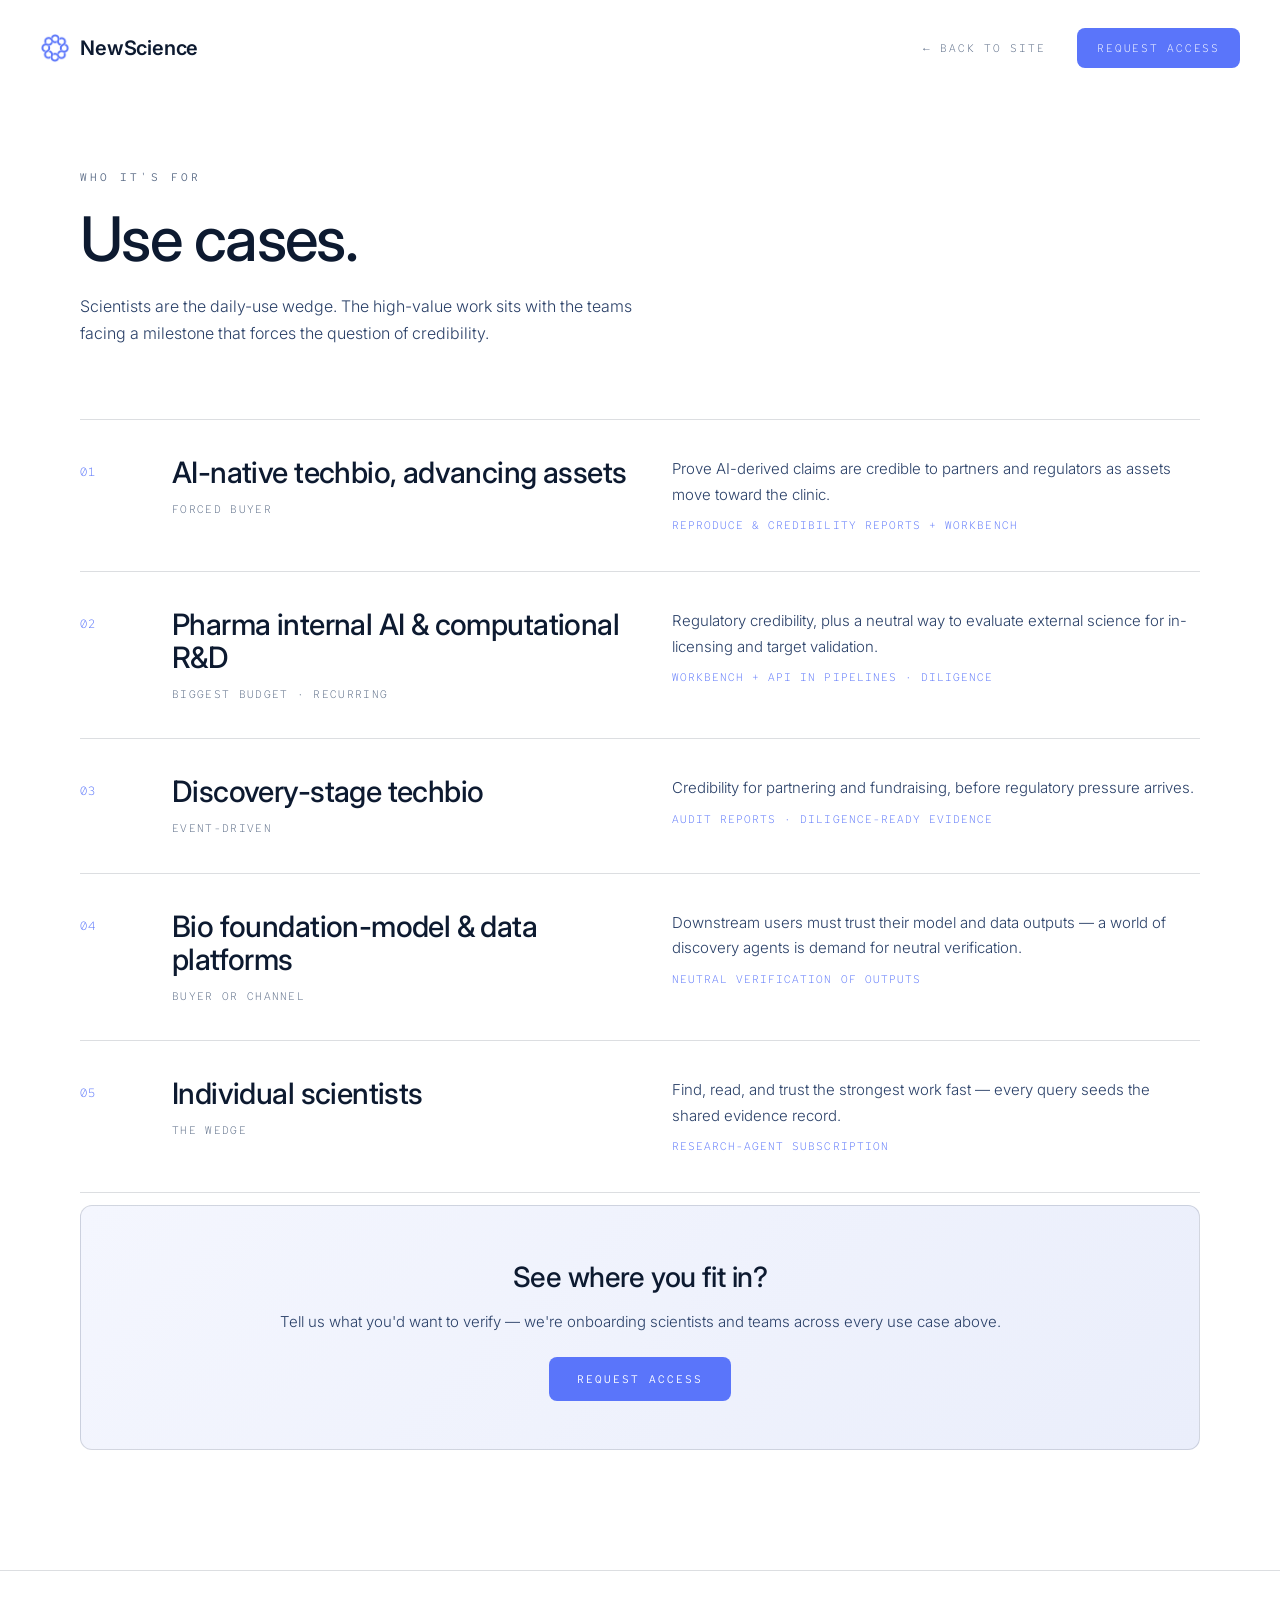
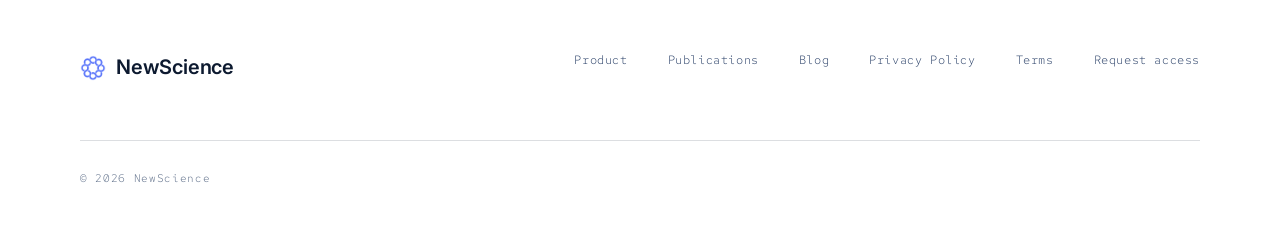
<file: use-cases.html>
<!DOCTYPE html>
<html lang="en">
<head>
<meta charset="UTF-8" />
<meta name="viewport" content="width=device-width, initial-scale=1.0" />
<title>Use Cases — NewScience</title>
<meta name="description" content="Who NewScience is for — from individual scientists to the AI-native techbio and pharma teams who bear the cost when a claim is wrong." />
<link rel="preconnect" href="https://fonts.googleapis.com" />
<link rel="preconnect" href="https://fonts.gstatic.com" crossorigin />
<link href="https://fonts.googleapis.com/css2?family=Inter:wght@300;400;500;600&family=Red+Hat+Mono:wght@400;500&display=swap" rel="stylesheet" />
<link rel="stylesheet" href="shared.css" />
<style>
  footer { margin-top: 0; }
  section { padding: 0 0 120px; }

  .page-head { padding: 168px 0 72px; }
  .page-head .label { display: block; margin-bottom: 22px; }
  .page-head h1 {
    font-family: var(--display); font-weight: 500; font-size: clamp(34px, 4.8vw, 62px);
    line-height: 1.02; letter-spacing: -0.028em; margin-bottom: 22px;
  }
  .page-head p { max-width: 56ch; color: var(--ink-soft); font-weight: 300; font-size: 16px; line-height: 1.7; }

  .aud { border-top: 1px solid var(--line); }
  .aud-row {
    display: grid; grid-template-columns: 52px minmax(0,1fr) minmax(0,1.15fr); gap: 40px;
    align-items: start; padding: 36px 0; border-bottom: 1px solid var(--line); transition: background 0.25s;
  }
  .aud-row:hover { background: rgba(90,117,250,0.03); }
  .aud-row .a-no { font-family: var(--mono); font-size: 12px; letter-spacing: 0.08em; color: var(--cobalt); padding-top: 7px; }
  .aud-row .a-name { font-family: var(--display); font-weight: 500; font-size: clamp(22px, 2.3vw, 30px); letter-spacing: -0.02em; line-height: 1.12; margin-bottom: 12px; }
  .aud-row .a-for { font-family: var(--mono); font-size: 11px; letter-spacing: 0.12em; text-transform: uppercase; color: var(--ink-muted); line-height: 1.5; }
  .aud-row .a-desc { font-size: 15px; color: var(--ink-soft); font-weight: 300; line-height: 1.7; }
  .aud-row .a-desc .a-buy { display: block; margin-top: 10px; font-family: var(--mono); font-size: 10.5px; letter-spacing: 0.1em; text-transform: uppercase; color: var(--cobalt); }

  .page-cta {
    margin-top: 12px; padding: 48px 44px; border: 1px solid var(--line); border-radius: var(--radius-md);
    background: linear-gradient(135deg,#f4f6fe 0%, #eaeefb 100%); text-align: center;
  }
  .page-cta h3 { font-family: var(--display); font-weight: 500; font-size: clamp(22px, 2.6vw, 28px); letter-spacing: -0.02em; margin-bottom: 10px; }
  .page-cta p  { color: var(--ink-soft); font-weight: 300; font-size: 15px; margin-bottom: 22px; }

  @media (max-width: 760px) {
    .page-head { padding: 128px 0 48px; }
    section { padding-bottom: 80px; }
    .page-cta { padding: 36px 24px; }
    .aud-row { grid-template-columns: 1fr; gap: 10px; padding: 28px 0; }
    .aud-row .a-no { padding-top: 0; }
  }
</style>
<script>document.documentElement.classList.add('js-animations');</script>
</head>
<body>

<nav class="nav">
  <a class="wordmark" href="index.html"><img class="brand-mark" src="ns-mark.png" alt="" /> NewScience</a>
  <div class="nav-right">
    <a class="nav-link nav-links-hide" href="index.html">&larr; Back to site</a>
    <a class="nav-cta" href="#" data-open-join>Request access</a>
  </div>
</nav>

<main>
  <section id="top">
    <div class="wrap">
      <div class="page-head reveal">
        <span class="label">Who it's for</span>
        <h1>Use cases.</h1>
        <p>Scientists are the daily-use wedge. The high-value work sits with the teams facing a milestone that forces the question of credibility.</p>
      </div>

      <div class="aud">
        <div class="aud-row reveal">
          <div class="a-no">01</div>
          <div class="a-main">
            <h3 class="a-name">AI-native techbio, advancing assets</h3>
            <div class="a-for">Forced buyer</div>
          </div>
          <p class="a-desc">Prove AI-derived claims are credible to partners and regulators as assets move toward the clinic.<span class="a-buy">Reproduce &amp; credibility reports + workbench</span></p>
        </div>
        <div class="aud-row reveal">
          <div class="a-no">02</div>
          <div class="a-main">
            <h3 class="a-name">Pharma internal AI &amp; computational R&amp;D</h3>
            <div class="a-for">Biggest budget · recurring</div>
          </div>
          <p class="a-desc">Regulatory credibility, plus a neutral way to evaluate external science for in-licensing and target validation.<span class="a-buy">Workbench + API in pipelines · diligence</span></p>
        </div>
        <div class="aud-row reveal">
          <div class="a-no">03</div>
          <div class="a-main">
            <h3 class="a-name">Discovery-stage techbio</h3>
            <div class="a-for">Event-driven</div>
          </div>
          <p class="a-desc">Credibility for partnering and fundraising, before regulatory pressure arrives.<span class="a-buy">Audit reports · diligence-ready evidence</span></p>
        </div>
        <div class="aud-row reveal">
          <div class="a-no">04</div>
          <div class="a-main">
            <h3 class="a-name">Bio foundation-model &amp; data platforms</h3>
            <div class="a-for">Buyer or channel</div>
          </div>
          <p class="a-desc">Downstream users must trust their model and data outputs — a world of discovery agents is demand for neutral verification.<span class="a-buy">Neutral verification of outputs</span></p>
        </div>
        <div class="aud-row reveal">
          <div class="a-no">05</div>
          <div class="a-main">
            <h3 class="a-name">Individual scientists</h3>
            <div class="a-for">The wedge</div>
          </div>
          <p class="a-desc">Find, read, and trust the strongest work fast — every query seeds the shared evidence record.<span class="a-buy">Research-agent subscription</span></p>
        </div>
      </div>

      <div class="page-cta reveal">
        <h3>See where you fit in?</h3>
        <p>Tell us what you'd want to verify — we're onboarding scientists and teams across every use case above.</p>
        <button type="button" class="btn-primary" data-open-join>Request access</button>
      </div>
    </div>
  </section>
</main>

<footer>
  <div class="wrap">
    <div class="foot-grid">
      <div class="foot-word"><img src="ns-mark.png" alt="" /> NewScience</div>
      <div class="foot-links">
        <a href="index.html#product">Product</a>
        <a href="index.html#proof">Publications</a>
        <a href="blog.html">Blog</a>
        <a href="privacy-policy.html">Privacy Policy</a>
        <a href="terms.html">Terms</a>
        <a href="#" data-open-join>Request access</a>
      </div>
    </div>
    <div class="foot-bottom">
      <span>© 2026 NewScience</span>
    </div>
  </div>
</footer>

<div class="modal" id="joinModal" aria-hidden="true">
  <div class="modal-overlay" data-close></div>
  <div class="modal-card" role="dialog" aria-modal="true" aria-labelledby="joinTitle">
    <button class="modal-close" type="button" data-close aria-label="Close">Close</button>
    <h2 id="joinTitle">Request access</h2>
    <p class="modal-sub">Tell us where you work and what you&rsquo;d want to verify. We&rsquo;re onboarding computational biologists and the teams who carry decision risk on published claims.</p>
    <form class="modal-form" id="joinForm" novalidate>
      <label class="field"><span>Full name *</span><input type="text" name="name" autocomplete="name" required /></label>
      <label class="field"><span>Email address *</span><input type="email" name="email" autocomplete="email" required /></label>
      <label class="field"><span>Institution / company *</span><input type="text" name="institution" autocomplete="organization" required /></label>
      <label class="field"><span>Role / title *</span><input type="text" name="title" autocomplete="organization-title" required /></label>
      <label class="field"><span>What would you want to verify? *</span><textarea name="contribute" rows="4" placeholder="The methods, structures, or claims you'd want re-run — and how you'd like to get involved." required></textarea></label>
      <button type="submit" class="btn-primary modal-submit">Request access</button>
    </form>
    <div class="modal-success" id="joinSuccess" hidden>
      <h3>Thanks — we&rsquo;ve noted your details.</h3>
      <p>We&rsquo;ll be in touch about getting you access and what you&rsquo;d like to verify.</p>
    </div>
  </div>
</div>

<script src="shared.js"></script>
</body>
</html>
</file>
<file: shared.css>
/* ─── Reset ──────────────────────────────────────────────────── */
*, *::before, *::after { box-sizing: border-box; margin: 0; padding: 0; }
[hidden] { display: none !important; }

/* ─── Design tokens ──────────────────────────────────────────── */
:root {
  --ink:        #0d1a30;
  --ink-soft:   #2a4068;
  --ink-muted:  #5a6b86;
  --paper:      #ffffff;
  --surface:    #ffffff;
  --line:       rgba(13,26,48,0.14);
  --cobalt:     #5a75fa;
  --cobalt-light:#a3b3ff;
  --cobalt-50:  #d9e1ff;
  --radius-sm:  8px;
  --radius-md:  12px;
  --display: 'Inter', system-ui, sans-serif;
  --sans:    'Inter', system-ui, sans-serif;
  --mono:    'Red Hat Mono', ui-monospace, monospace;
}

/* ─── Base ───────────────────────────────────────────────────── */
html { scroll-behavior: smooth; }
body {
  background: var(--paper); color: var(--ink);
  font-family: var(--sans); font-size: 16px; line-height: 1.65; font-weight: 300;
  -webkit-font-smoothing: antialiased;
}
em { font-style: normal; }
a  { color: inherit; }

/* ─── Utilities ──────────────────────────────────────────────── */
.label {
  font-family: var(--mono); font-size: 11px; font-weight: 400;
  letter-spacing: 0.28em; text-transform: uppercase; color: var(--ink-muted);
}
.wrap { max-width: 1200px; margin: 0 auto; padding: 0 40px; }

/* ─── Nav ────────────────────────────────────────────────────── */
.nav {
  position: fixed; top: 0; left: 0; right: 0; z-index: 30;
  display: flex; align-items: center; justify-content: space-between; padding: 28px 40px;
  transition: background 0.35s, box-shadow 0.35s, padding 0.35s;
}
.nav.scrolled {
  background: rgba(255,255,255,0.9); backdrop-filter: blur(16px);
  box-shadow: 0 1px 0 var(--line); padding-top: 18px; padding-bottom: 18px;
}
.wordmark {
  font-family: var(--display); font-weight: 600; font-size: 20px;
  letter-spacing: -0.01em; color: var(--ink); text-decoration: none;
  display: inline-flex; align-items: center; gap: 10px;
}
.brand-mark { height: 30px; width: auto; display: block; }
.nav-right { display: flex; align-items: center; gap: 32px; }
.nav-link {
  font-family: var(--mono); font-size: 11px; letter-spacing: 0.16em; text-transform: uppercase;
  color: var(--ink-muted); text-decoration: none; transition: color 0.2s;
}
.nav-link:hover { color: var(--ink); }
.nav-link:focus-visible, .nav-cta:focus-visible { outline: 2px solid var(--cobalt); outline-offset: 4px; border-radius: 3px; }
.nav-cta {
  font-family: var(--mono); font-size: 11px; letter-spacing: 0.16em; text-transform: uppercase;
  color: #fff; background: var(--cobalt); text-decoration: none; padding: 11px 20px;
  border-radius: var(--radius-sm); transition: opacity 0.2s;
}
.nav-cta:hover { opacity: 0.85; }
@media (max-width: 820px) { .nav-links-hide { display: none; } }

/* ─── Buttons ────────────────────────────────────────────────── */
.btn-primary {
  font-family: var(--mono); font-size: 11px; letter-spacing: 0.18em; text-transform: uppercase;
  background: var(--cobalt); color: #fff; text-decoration: none; padding: 15px 28px;
  border-radius: var(--radius-sm); transition: opacity 0.2s; display: inline-block;
  border: none; cursor: pointer;
}
.btn-primary:hover { opacity: 0.86; }
.btn-primary:focus-visible { outline: 2px solid var(--cobalt); outline-offset: 3px; }

/* ─── Article shell ──────────────────────────────────────────── */
.article { padding: 168px 0 40px; }
.prose-wrap { max-width: 760px; margin: 0 auto; padding: 0 40px; }
.art-meta {
  display: flex; align-items: center; gap: 10px; flex-wrap: wrap;
  font-family: var(--mono); font-size: 11px; letter-spacing: 0.08em;
  text-transform: uppercase; color: var(--ink-muted);
}
.art-meta .art-dot { opacity: 0.5; }
.art-body { border-top: 1px solid var(--line); padding-top: 44px; }
.art-body p { font-size: 16px; line-height: 1.85; color: var(--ink-soft); font-weight: 300; margin-bottom: 22px; max-width: 68ch; }
.art-body p strong { color: var(--ink); font-weight: 500; }
.art-body a { color: var(--cobalt); text-decoration: underline; text-underline-offset: 3px; }
.art-body a:hover { opacity: 0.8; }
.art-cta {
  margin-top: 60px; padding: 44px; border: 1px solid var(--line);
  border-radius: var(--radius-md); background: linear-gradient(135deg,#f4f6fe 0%,#eaeefb 100%); text-align: center;
}
.art-cta h3 { font-family: var(--display); font-weight: 500; font-size: clamp(22px, 2.6vw, 28px); letter-spacing: -0.02em; margin-bottom: 10px; }
.art-cta p  { color: var(--ink-soft); font-weight: 300; font-size: 15px; margin-bottom: 22px; }

/* ─── Footer ─────────────────────────────────────────────────── */
footer { background: var(--surface); color: var(--ink-muted); padding: 80px 0 40px; border-top: 1px solid var(--line); margin-top: 100px; }
.foot-grid { display: flex; justify-content: space-between; align-items: flex-start; gap: 40px; flex-wrap: wrap; margin-bottom: 56px; }
.foot-word { font-family: var(--display); font-weight: 600; font-size: 20px; letter-spacing: -0.01em; color: var(--ink); display: inline-flex; align-items: center; gap: 10px; }
.foot-word img { height: 26px; width: auto; }
.foot-links { display: flex; gap: 40px; flex-wrap: wrap; align-items: center; }
.foot-links a { font-family: var(--mono); font-size: 12px; letter-spacing: 0.05em; color: var(--ink-soft); text-decoration: none; transition: color 0.2s; }
.foot-links a:hover { color: var(--ink); }
.foot-links a:focus-visible { outline: 2px solid var(--cobalt); outline-offset: 4px; border-radius: 3px; }
.foot-bottom { border-top: 1px solid var(--line); padding-top: 28px; display: flex; justify-content: space-between; flex-wrap: wrap; gap: 12px; }
.foot-bottom span { font-family: var(--mono); font-size: 11px; letter-spacing: 0.06em; color: var(--ink-muted); }

/* ─── Modal ──────────────────────────────────────────────────── */
.modal { position: fixed; inset: 0; z-index: 100; display: none; }
.modal.open { display: block; }
.modal-overlay { position: absolute; inset: 0; background: rgba(13,26,48,0.55); backdrop-filter: blur(4px); }
.modal-card {
  position: relative; z-index: 1; width: min(560px, calc(100% - 32px)); max-height: calc(100vh - 64px);
  overflow-y: auto; margin: 32px auto; background: var(--surface); border: 1px solid var(--line);
  border-radius: var(--radius-md); padding: 40px; box-shadow: 0 40px 90px -30px rgba(13,26,48,0.55);
}
.modal-close {
  position: absolute; top: 18px; right: 20px; background: none; border: none; cursor: pointer;
  font-family: var(--mono); font-size: 11px; letter-spacing: 0.14em; text-transform: uppercase;
  color: var(--ink-muted); transition: color 0.2s;
}
.modal-close:hover { color: var(--ink); }
.modal-close:focus-visible { outline: 2px solid var(--cobalt); outline-offset: 3px; }
.modal-card h2 {
  font-family: var(--display); font-weight: 500; font-size: clamp(26px, 3vw, 34px);
  letter-spacing: -0.02em; line-height: 1.1; margin-bottom: 10px; max-width: 18ch;
}
.modal-sub { color: var(--ink-soft); font-weight: 300; font-size: 15px; line-height: 1.6; margin-bottom: 28px; }
.modal-form { display: flex; flex-direction: column; gap: 18px; }
.field { display: block; }
.field > span {
  display: block; font-family: var(--mono); font-size: 11px; letter-spacing: 0.1em;
  text-transform: uppercase; color: var(--ink-muted); margin-bottom: 8px;
}
.modal-form input, .modal-form textarea, .modal-form select {
  font-family: var(--sans); font-size: 15px; font-weight: 300; color: var(--ink);
  background: #fff; border: 1px solid var(--line); border-radius: var(--radius-sm);
  padding: 12px 14px; width: 100%; transition: border-color 0.2s, box-shadow 0.2s;
}
.modal-form textarea { resize: vertical; min-height: 96px; line-height: 1.6; }
.modal-form input::placeholder, .modal-form textarea::placeholder { color: var(--ink-muted); opacity: 0.7; }
.modal-form input:focus, .modal-form textarea:focus, .modal-form select:focus {
  outline: none; border-color: var(--cobalt); box-shadow: 0 0 0 3px rgba(90,117,250,0.12);
}
.modal-submit { align-self: flex-start; margin-top: 4px; }
.modal-success { text-align: center; padding: 8px 0 4px; }
.modal-success h3 { font-family: var(--display); font-weight: 500; font-size: 24px; letter-spacing: -0.02em; margin-bottom: 10px; }
.modal-success p  { color: var(--ink-soft); font-weight: 300; font-size: 15px; line-height: 1.6; }

/* ─── Scroll reveal ──────────────────────────────────────────── */
.reveal { transition: opacity 0.9s ease, transform 0.9s ease; }
.js-animations .reveal { opacity: 0; transform: translateY(20px); }
.js-animations .reveal.in { opacity: 1; transform: none; }
@media (prefers-reduced-motion: reduce) { .js-animations .reveal { opacity: 1 !important; transform: none !important; transition: none; } }

/* ─── Responsive ─────────────────────────────────────────────── */
@media (max-width: 760px) {
  .wrap        { padding: 0 24px; }
  .nav         { padding: 20px 24px; }
  .nav-right   { gap: 16px; }
  .nav-cta     { padding: 10px 16px; }
  .brand-mark  { height: 26px; }
  .wordmark    { font-size: 18px; gap: 8px; }
  .article     { padding-top: 128px; }
  .prose-wrap  { padding: 0 24px; }
  .art-cta     { padding: 36px 24px; }
  .modal-card  { padding: 30px 20px; margin: 16px auto; }
}
</file>
